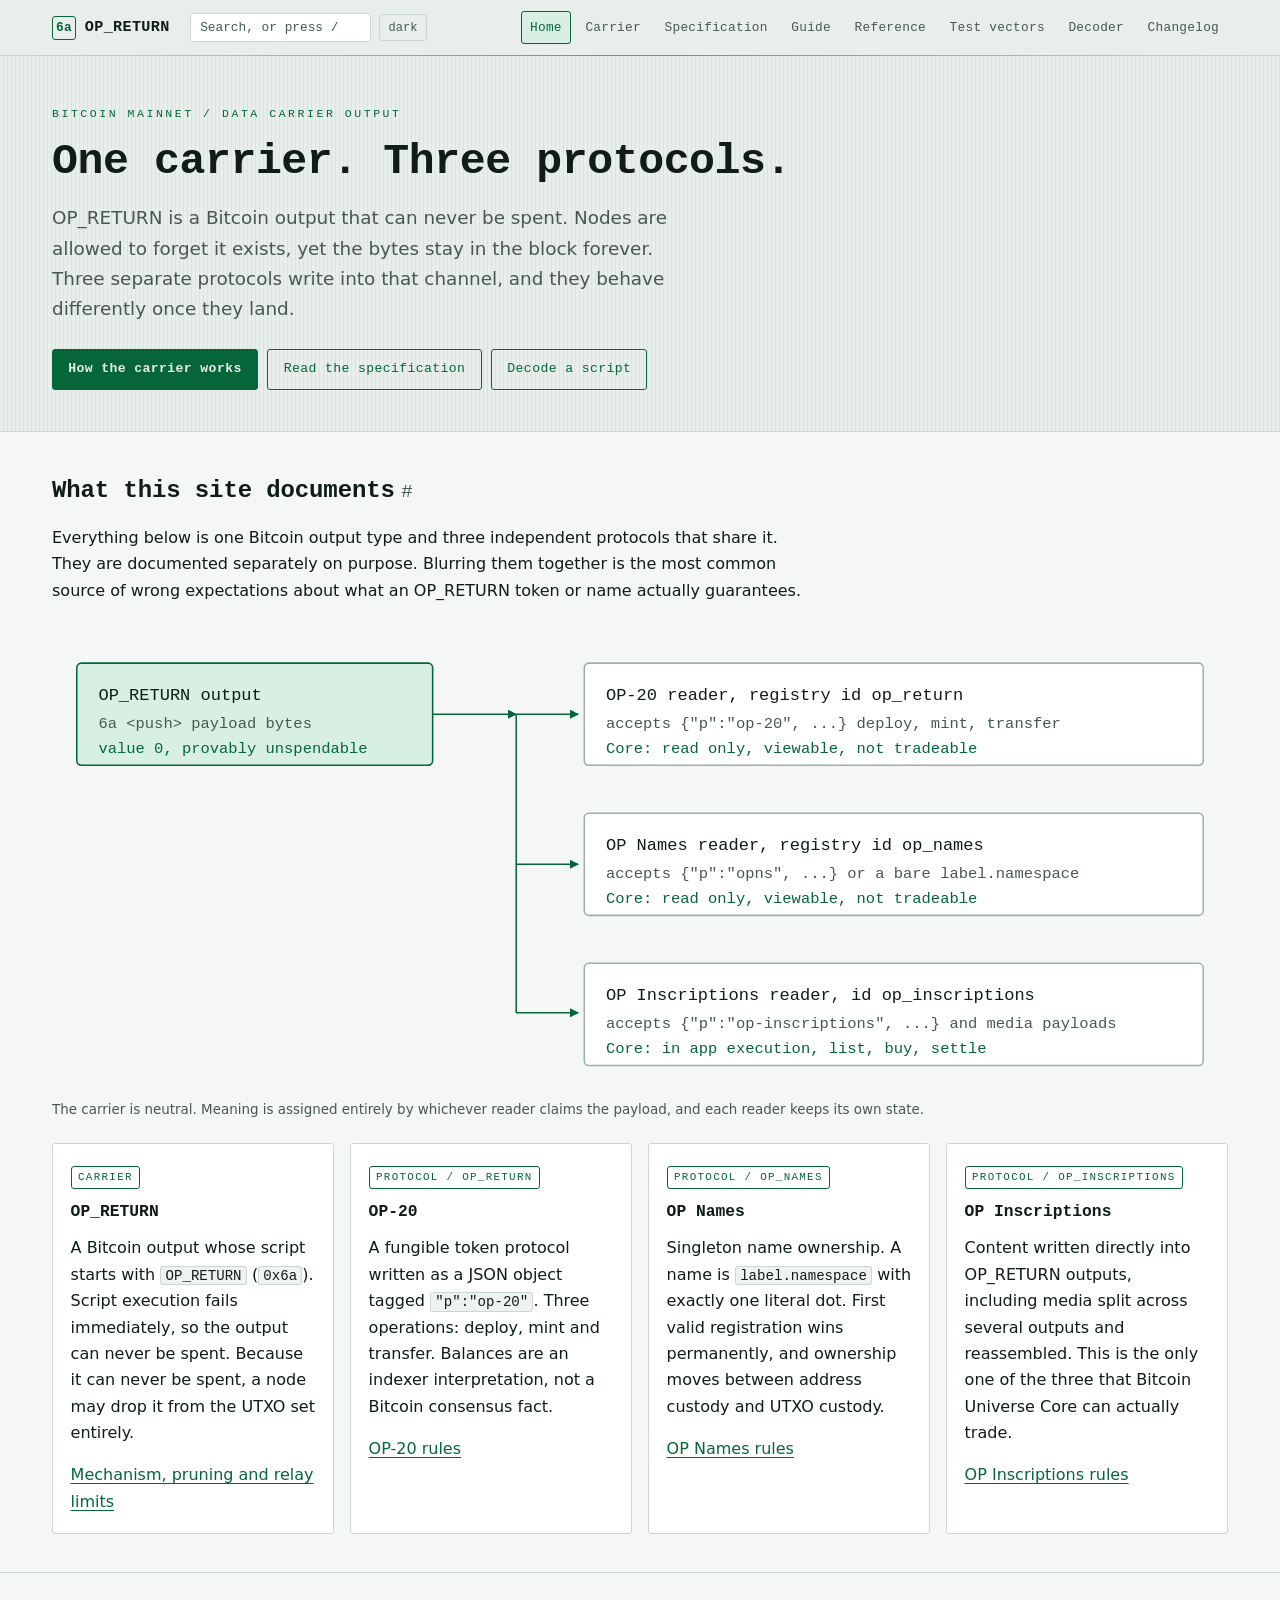
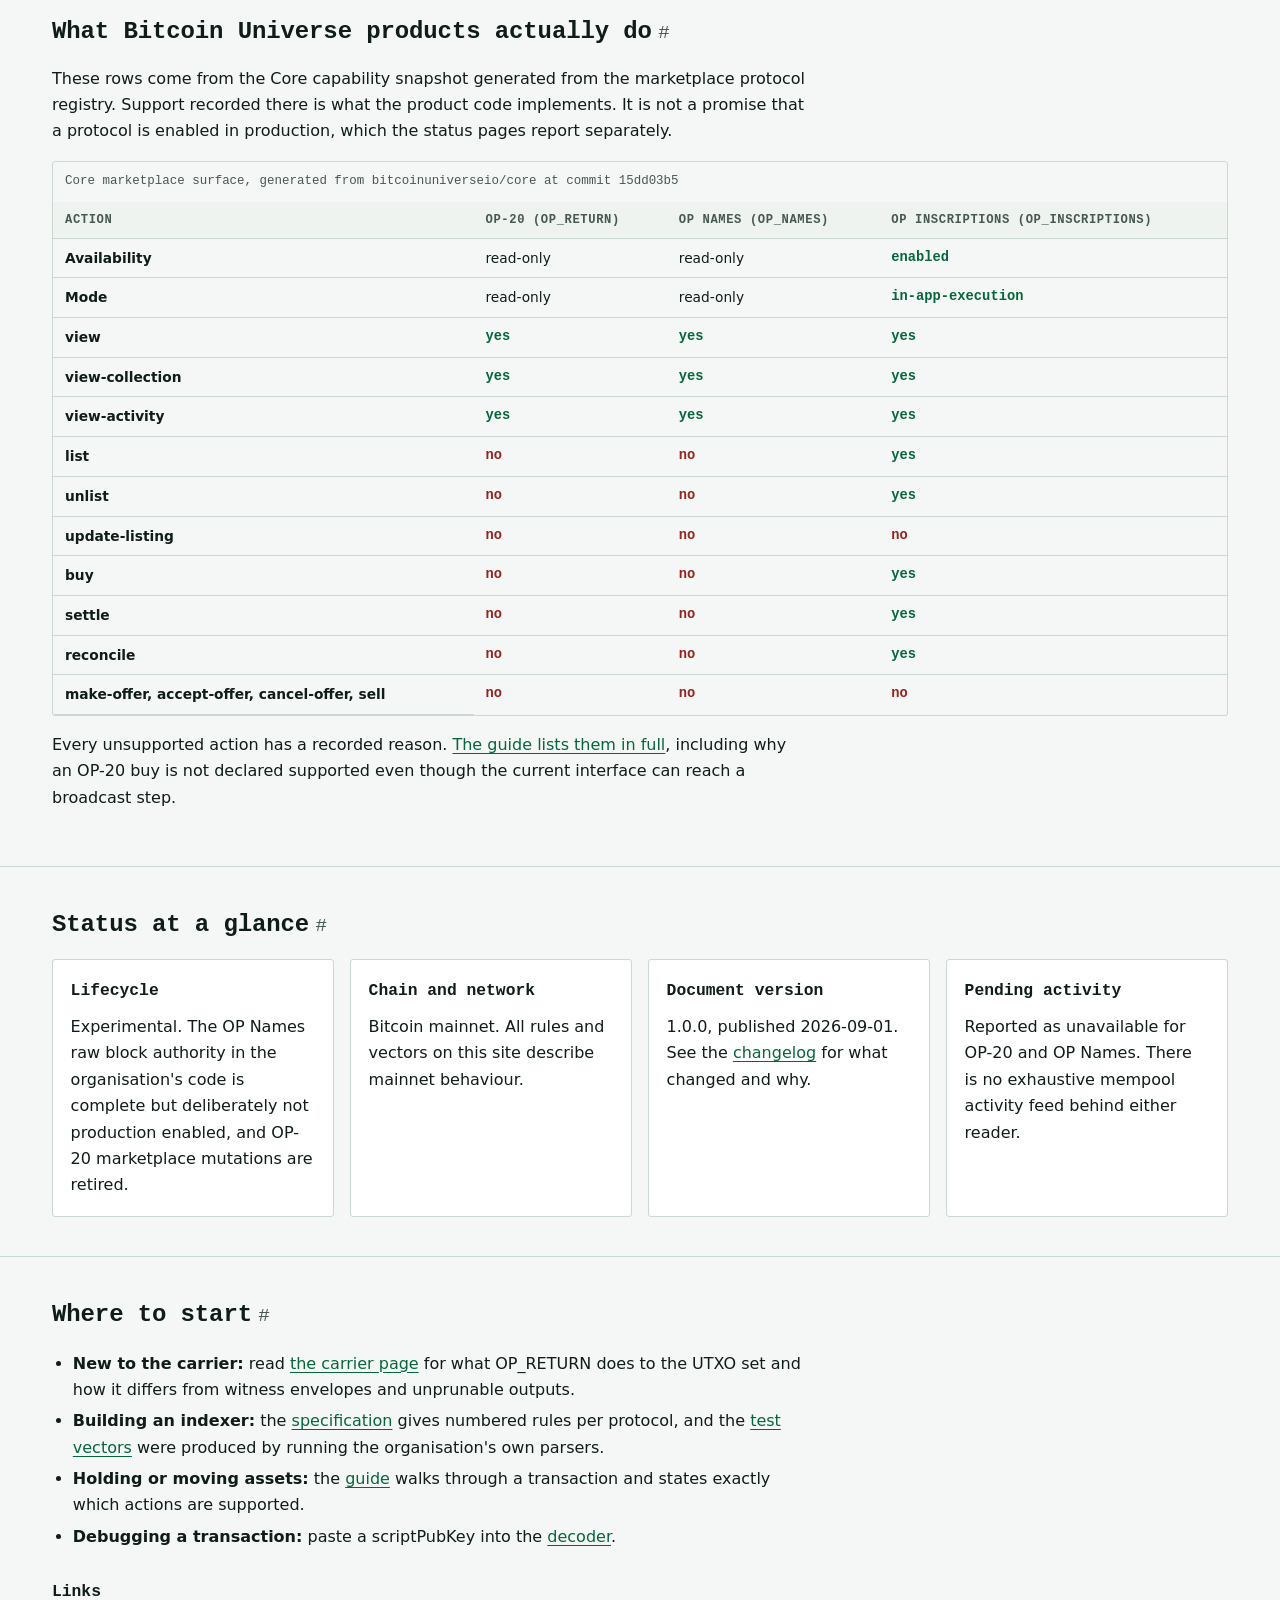
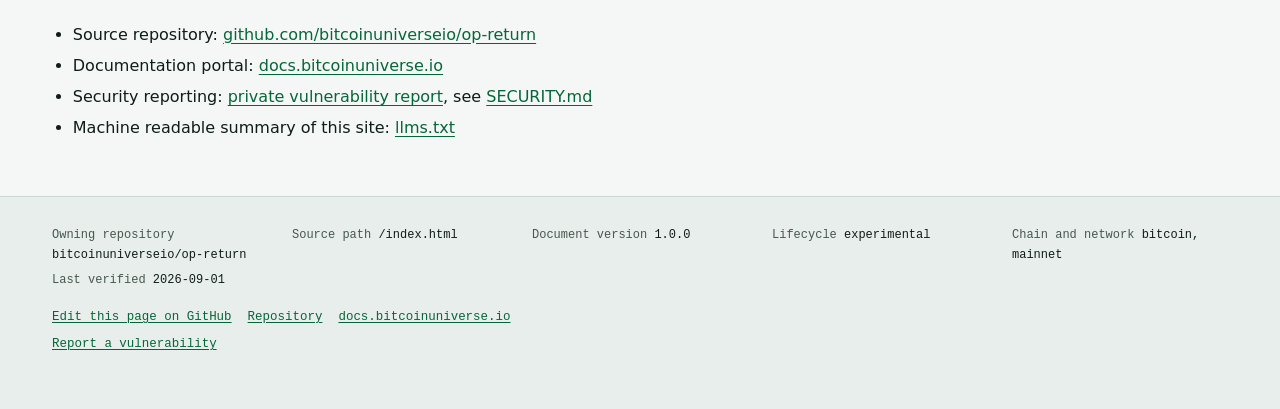
<file: index.html>
<!doctype html>
<html lang="en">
<head>
<meta charset="utf-8">
<meta name="viewport" content="width=device-width,initial-scale=1">
<title>OP_RETURN: one carrier, three Bitcoin protocols</title>
<meta name="description" content="OP_RETURN is Bitcoin's provably unspendable data output. This site documents the carrier itself and the three protocols Bitcoin Universe indexes on it: OP-20 tokens, OP Names and OP Inscriptions.">
<link rel="canonical" href="https://bitcoinuniverseio.github.io/op-return/">
<meta name="theme-color" content="#050907" media="(prefers-color-scheme: dark)">
<meta name="theme-color" content="#f4f7f5" media="(prefers-color-scheme: light)">
<meta property="og:type" content="website">
<meta property="og:site_name" content="OP_RETURN protocol documentation">
<meta property="og:title" content="OP_RETURN: one carrier, three Bitcoin protocols">
<meta property="og:description" content="The provably unspendable data output, and the OP-20, OP Names and OP Inscriptions protocols that ride on it.">
<meta property="og:url" content="https://bitcoinuniverseio.github.io/op-return/">
<meta property="og:image" content="https://bitcoinuniverseio.github.io/op-return/og.svg">
<meta name="twitter:card" content="summary_large_image">
<link rel="icon" href="favicon.svg" type="image/svg+xml">
<link rel="stylesheet" href="styles.css">
</head>
<body>
<a class="skip" href="#main">Skip to content</a>

<header class="masthead">
  <div class="wrap masthead-inner">
    <a class="mark" href="index.html"><span class="glyph" aria-hidden="true">6a</span><span>OP_RETURN</span></a>
    <div class="toolbar">
      <div class="search">
        <label class="vh" for="site-search">Search this site</label>
        <input id="site-search" type="search" placeholder="Search, or press /" autocomplete="off" spellcheck="false" data-base="">
        <ul id="search-results" class="results"></ul>
      </div>
      <button id="theme-toggle" class="themebtn" type="button" hidden>theme</button>
    </div>
    <nav class="sitenav" aria-label="Main">
      <a href="index.html" aria-current="page">Home</a>
      <a href="carrier.html">Carrier</a>
      <a href="spec.html">Specification</a>
      <a href="guide.html">Guide</a>
      <a href="reference.html">Reference</a>
      <a href="vectors.html">Test vectors</a>
      <a href="decoder.html">Decoder</a>
      <a href="changelog.html">Changelog</a>
    </nav>
  </div>
</header>

<main id="main">

<div class="channel">
  <div class="wrap">
    <p class="eyebrow">Bitcoin mainnet / data carrier output</p>
    <h1>One carrier. Three protocols.</h1>
    <p class="lede">OP_RETURN is a Bitcoin output that can never be spent. Nodes are allowed to forget it exists, yet the bytes stay in the block forever. Three separate protocols write into that channel, and they behave differently once they land.</p>
    <div class="cta">
      <a class="btn solid" href="carrier.html">How the carrier works</a>
      <a class="btn" href="spec.html">Read the specification</a>
      <a class="btn" href="decoder.html">Decode a script</a>
    </div>
  </div>
</div>

<section aria-labelledby="what">
  <div class="wrap">
    <h2 id="what">What this site documents</h2>
    <p class="lead-col">Everything below is one Bitcoin output type and three independent protocols that share it. They are documented separately on purpose. Blurring them together is the most common source of wrong expectations about what an OP_RETURN token or name actually guarantees.</p>

    <figure>
      <svg viewBox="0 0 760 300" role="img" aria-labelledby="fanout-title fanout-desc">
        <title id="fanout-title">One OP_RETURN carrier feeding three independent protocol readers</title>
        <desc id="fanout-desc">A single OP_RETURN output holding a UTF-8 payload is read by three separate indexers. The OP-20 reader accepts payloads tagged p equals op-20. The OP Names reader accepts payloads tagged p equals opns or a bare dotted name. The OP Inscriptions reader accepts payloads tagged p equals op-inscriptions plus a narrow historical envelope. Each reader keeps its own state and none of them can bless the others.</desc>
        <rect x="16" y="24" width="230" height="66" rx="3" class="dg-op"/>
        <text x="30" y="48" class="dg-text">OP_RETURN output</text>
        <text x="30" y="66" class="dg-mute">6a &lt;push&gt; payload bytes</text>
        <text x="30" y="82" class="dg-accent">value 0, provably unspendable</text>

        <path d="M246 57 L300 57" class="dg-flow" marker-end="url(#a1)"/>
        <path d="M300 57 L300 250" class="dg-flow"/>
        <path d="M300 57 L340 57" class="dg-flow" marker-end="url(#a1)"/>
        <path d="M300 154 L340 154" class="dg-flow" marker-end="url(#a1)"/>
        <path d="M300 250 L340 250" class="dg-flow" marker-end="url(#a1)"/>

        <rect x="344" y="24" width="400" height="66" rx="3" class="dg-box"/>
        <text x="358" y="48" class="dg-text">OP-20 reader, registry id op_return</text>
        <text x="358" y="66" class="dg-mute">accepts {"p":"op-20", ...} deploy, mint, transfer</text>
        <text x="358" y="82" class="dg-accent">Core: read only, viewable, not tradeable</text>

        <rect x="344" y="121" width="400" height="66" rx="3" class="dg-box"/>
        <text x="358" y="145" class="dg-text">OP Names reader, registry id op_names</text>
        <text x="358" y="163" class="dg-mute">accepts {"p":"opns", ...} or a bare label.namespace</text>
        <text x="358" y="179" class="dg-accent">Core: read only, viewable, not tradeable</text>

        <rect x="344" y="218" width="400" height="66" rx="3" class="dg-box"/>
        <text x="358" y="242" class="dg-text">OP Inscriptions reader, id op_inscriptions</text>
        <text x="358" y="260" class="dg-mute">accepts {"p":"op-inscriptions", ...} and media payloads</text>
        <text x="358" y="276" class="dg-accent">Core: in app execution, list, buy, settle</text>

        <defs>
          <marker id="a1" viewBox="0 0 10 10" refX="9" refY="5" markerWidth="6" markerHeight="6" orient="auto">
            <path d="M0 0 L10 5 L0 10 z" fill="currentColor" style="fill:var(--accent)"/>
          </marker>
        </defs>
      </svg>
      <figcaption>The carrier is neutral. Meaning is assigned entirely by whichever reader claims the payload, and each reader keeps its own state.</figcaption>
    </figure>

    <div class="grid">
      <article class="card">
        <span class="tag">carrier</span>
        <h3>OP_RETURN</h3>
        <p>A Bitcoin output whose script starts with <code>OP_RETURN</code> (<code>0x6a</code>). Script execution fails immediately, so the output can never be spent. Because it can never be spent, a node may drop it from the UTXO set entirely.</p>
        <p><a href="carrier.html">Mechanism, pruning and relay limits</a></p>
      </article>
      <article class="card">
        <span class="tag">protocol / op_return</span>
        <h3>OP-20</h3>
        <p>A fungible token protocol written as a JSON object tagged <code>"p":"op-20"</code>. Three operations: deploy, mint and transfer. Balances are an indexer interpretation, not a Bitcoin consensus fact.</p>
        <p><a href="spec.html#op20">OP-20 rules</a></p>
      </article>
      <article class="card">
        <span class="tag">protocol / op_names</span>
        <h3>OP Names</h3>
        <p>Singleton name ownership. A name is <code>label.namespace</code> with exactly one literal dot. First valid registration wins permanently, and ownership moves between address custody and UTXO custody.</p>
        <p><a href="spec.html#opnames">OP Names rules</a></p>
      </article>
      <article class="card">
        <span class="tag">protocol / op_inscriptions</span>
        <h3>OP Inscriptions</h3>
        <p>Content written directly into OP_RETURN outputs, including media split across several outputs and reassembled. This is the only one of the three that Bitcoin Universe Core can actually trade.</p>
        <p><a href="spec.html#opinscriptions">OP Inscriptions rules</a></p>
      </article>
    </div>
  </div>
</section>

<section aria-labelledby="support">
  <div class="wrap">
    <h2 id="support">What Bitcoin Universe products actually do</h2>
    <p class="lead-col">These rows come from the Core capability snapshot generated from the marketplace protocol registry. Support recorded there is what the product code implements. It is not a promise that a protocol is enabled in production, which the status pages report separately.</p>

    <div class="table-scroll">
      <table>
        <caption>Core marketplace surface, generated from bitcoinuniverseio/core at commit 15dd03b5</caption>
        <thead>
          <tr><th scope="col">Action</th><th scope="col">OP-20 (op_return)</th><th scope="col">OP Names (op_names)</th><th scope="col">OP Inscriptions (op_inscriptions)</th></tr>
        </thead>
        <tbody>
          <tr><th scope="row">Availability</th><td>read-only</td><td>read-only</td><td class="yes">enabled</td></tr>
          <tr><th scope="row">Mode</th><td>read-only</td><td>read-only</td><td class="yes">in-app-execution</td></tr>
          <tr><th scope="row">view</th><td class="yes">yes</td><td class="yes">yes</td><td class="yes">yes</td></tr>
          <tr><th scope="row">view-collection</th><td class="yes">yes</td><td class="yes">yes</td><td class="yes">yes</td></tr>
          <tr><th scope="row">view-activity</th><td class="yes">yes</td><td class="yes">yes</td><td class="yes">yes</td></tr>
          <tr><th scope="row">list</th><td class="no">no</td><td class="no">no</td><td class="yes">yes</td></tr>
          <tr><th scope="row">unlist</th><td class="no">no</td><td class="no">no</td><td class="yes">yes</td></tr>
          <tr><th scope="row">update-listing</th><td class="no">no</td><td class="no">no</td><td class="no">no</td></tr>
          <tr><th scope="row">buy</th><td class="no">no</td><td class="no">no</td><td class="yes">yes</td></tr>
          <tr><th scope="row">settle</th><td class="no">no</td><td class="no">no</td><td class="yes">yes</td></tr>
          <tr><th scope="row">reconcile</th><td class="no">no</td><td class="no">no</td><td class="yes">yes</td></tr>
          <tr><th scope="row">make-offer, accept-offer, cancel-offer, sell</th><td class="no">no</td><td class="no">no</td><td class="no">no</td></tr>
        </tbody>
      </table>
    </div>

    <p class="lead-col">Every unsupported action has a recorded reason. <a href="guide.html#matrix">The guide lists them in full</a>, including why an OP-20 buy is not declared supported even though the current interface can reach a broadcast step.</p>
  </div>
</section>

<section aria-labelledby="facts">
  <div class="wrap">
    <h2 id="facts">Status at a glance</h2>
    <div class="grid">
      <article class="card">
        <h3>Lifecycle</h3>
        <p>Experimental. The OP Names raw block authority in the organisation's code is complete but deliberately not production enabled, and OP-20 marketplace mutations are retired.</p>
      </article>
      <article class="card">
        <h3>Chain and network</h3>
        <p>Bitcoin mainnet. All rules and vectors on this site describe mainnet behaviour.</p>
      </article>
      <article class="card">
        <h3>Document version</h3>
        <p>1.0.0, published 2026-09-01. See the <a href="changelog.html">changelog</a> for what changed and why.</p>
      </article>
      <article class="card">
        <h3>Pending activity</h3>
        <p>Reported as unavailable for OP-20 and OP Names. There is no exhaustive mempool activity feed behind either reader.</p>
      </article>
    </div>
  </div>
</section>

<section aria-labelledby="entry">
  <div class="wrap">
    <h2 id="entry">Where to start</h2>
    <ul class="lead-col">
      <li><strong>New to the carrier:</strong> read <a href="carrier.html">the carrier page</a> for what OP_RETURN does to the UTXO set and how it differs from witness envelopes and unprunable outputs.</li>
      <li><strong>Building an indexer:</strong> the <a href="spec.html">specification</a> gives numbered rules per protocol, and the <a href="vectors.html">test vectors</a> were produced by running the organisation's own parsers.</li>
      <li><strong>Holding or moving assets:</strong> the <a href="guide.html">guide</a> walks through a transaction and states exactly which actions are supported.</li>
      <li><strong>Debugging a transaction:</strong> paste a scriptPubKey into the <a href="decoder.html">decoder</a>.</li>
    </ul>

    <h3>Links</h3>
    <ul class="lead-col">
      <li>Source repository: <a href="https://github.com/bitcoinuniverseio/op-return">github.com/bitcoinuniverseio/op-return</a></li>
      <li>Documentation portal: <a href="https://docs.bitcoinuniverse.io">docs.bitcoinuniverse.io</a></li>
      <li>Security reporting: <a href="https://github.com/bitcoinuniverseio/op-return/security/advisories/new">private vulnerability report</a>, see <a href="https://github.com/bitcoinuniverseio/op-return/blob/main/SECURITY.md">SECURITY.md</a></li>
      <li>Machine readable summary of this site: <a href="llms.txt">llms.txt</a></li>
    </ul>
  </div>
</section>

</main>

<footer>
  <div class="wrap">
    <div class="meta">
      <div><b>Owning repository</b> <span>bitcoinuniverseio/op-return</span></div>
      <div><b>Source path</b> <span>/index.html</span></div>
      <div><b>Document version</b> <span>1.0.0</span></div>
      <div><b>Lifecycle</b> <span>experimental</span></div>
      <div><b>Chain and network</b> <span>bitcoin, mainnet</span></div>
      <div><b>Last verified</b> <span>2026-09-01</span></div>
    </div>
    <p class="links">
      <a href="https://github.com/bitcoinuniverseio/op-return/edit/main/index.html">Edit this page on GitHub</a>
      <a href="https://github.com/bitcoinuniverseio/op-return">Repository</a>
      <a href="https://docs.bitcoinuniverse.io">docs.bitcoinuniverse.io</a>
      <a href="https://github.com/bitcoinuniverseio/op-return/blob/main/SECURITY.md">Report a vulnerability</a>
    </p>
  </div>
</footer>

<script src="site.js" defer></script>
</body>
</html>
</file>
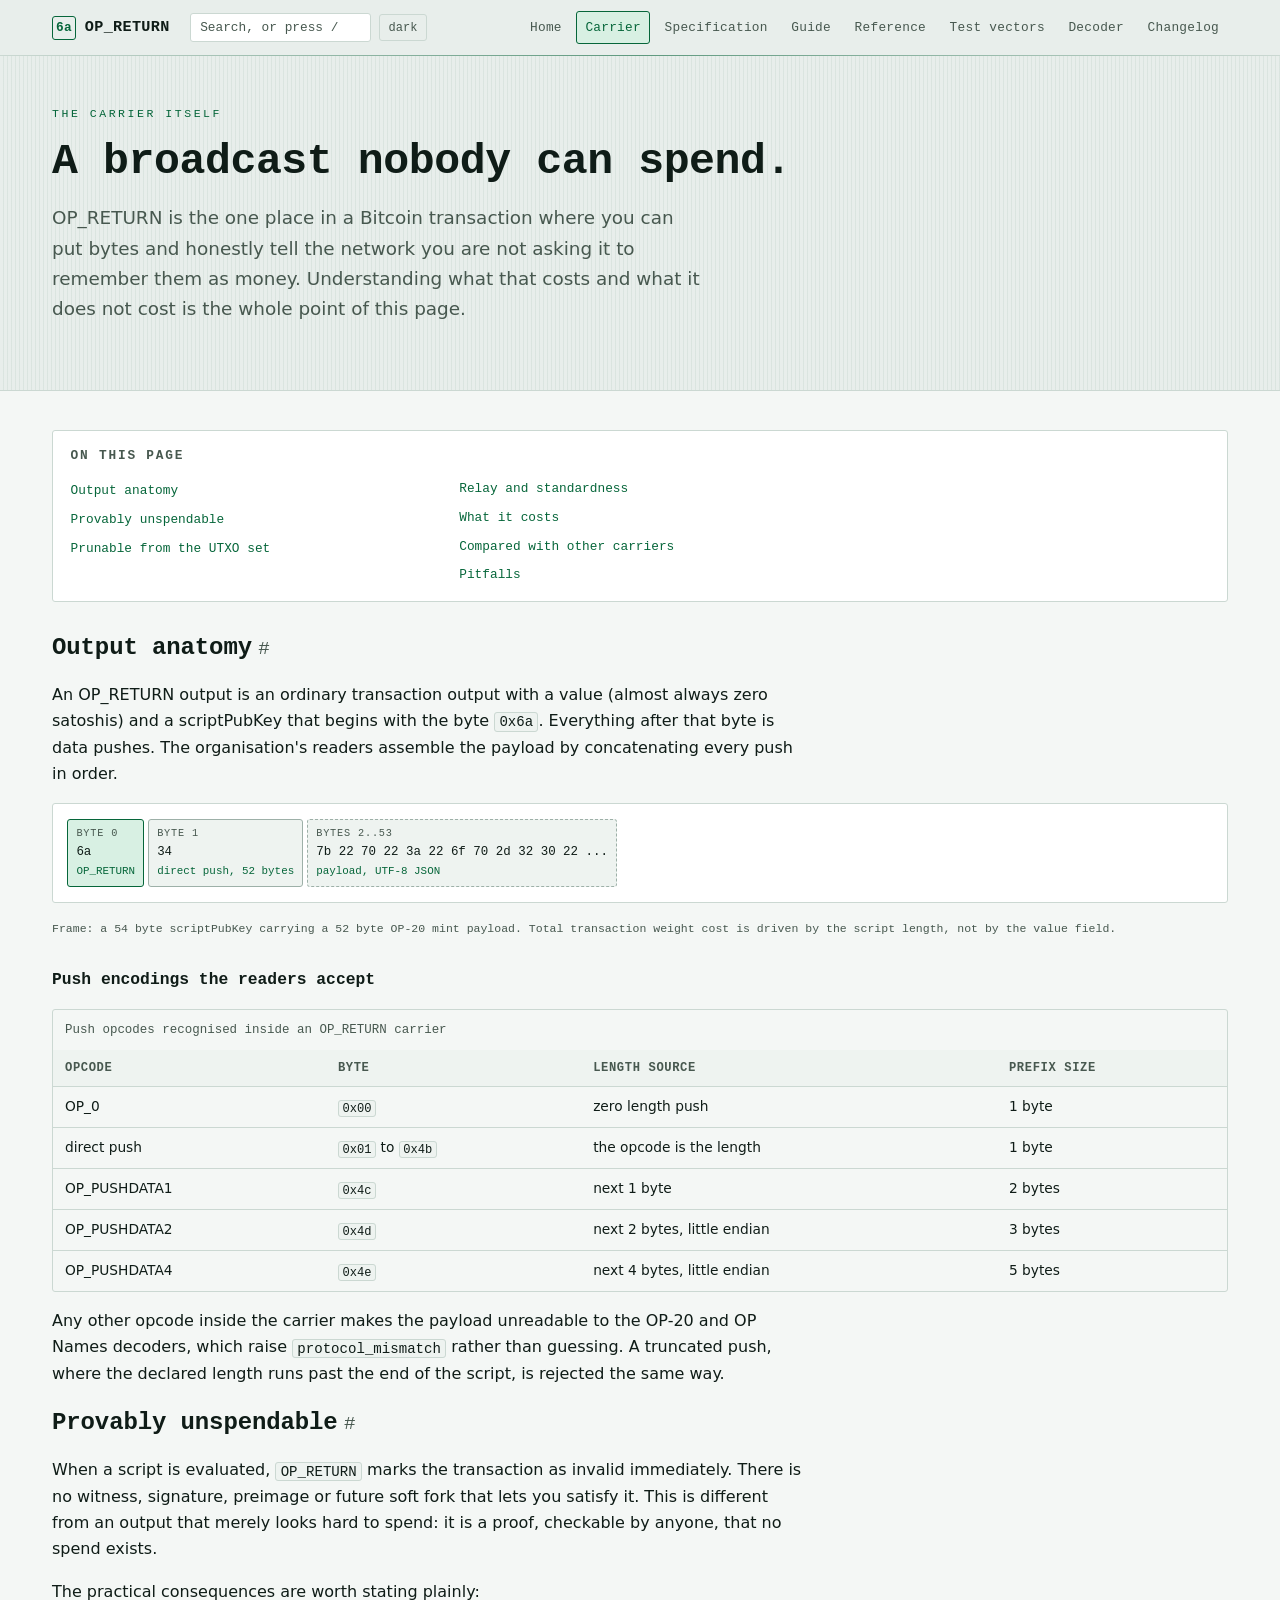
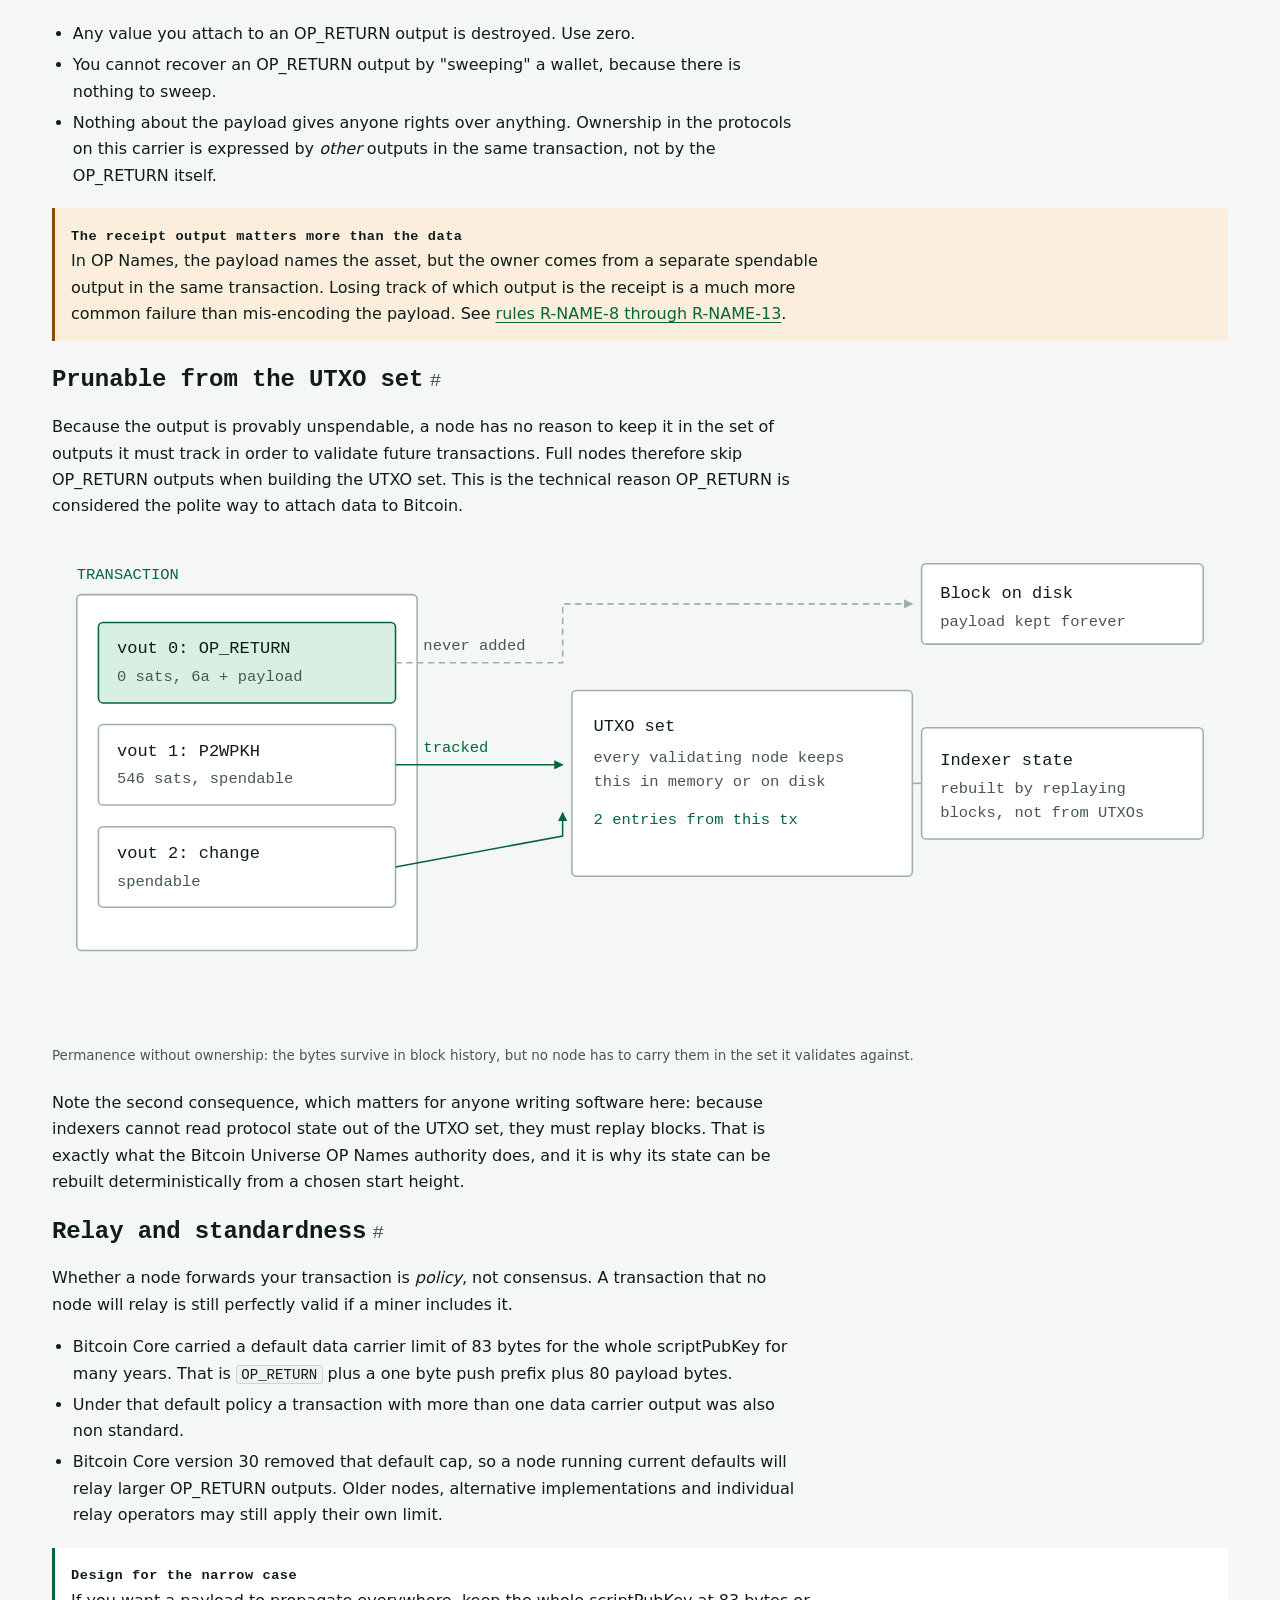
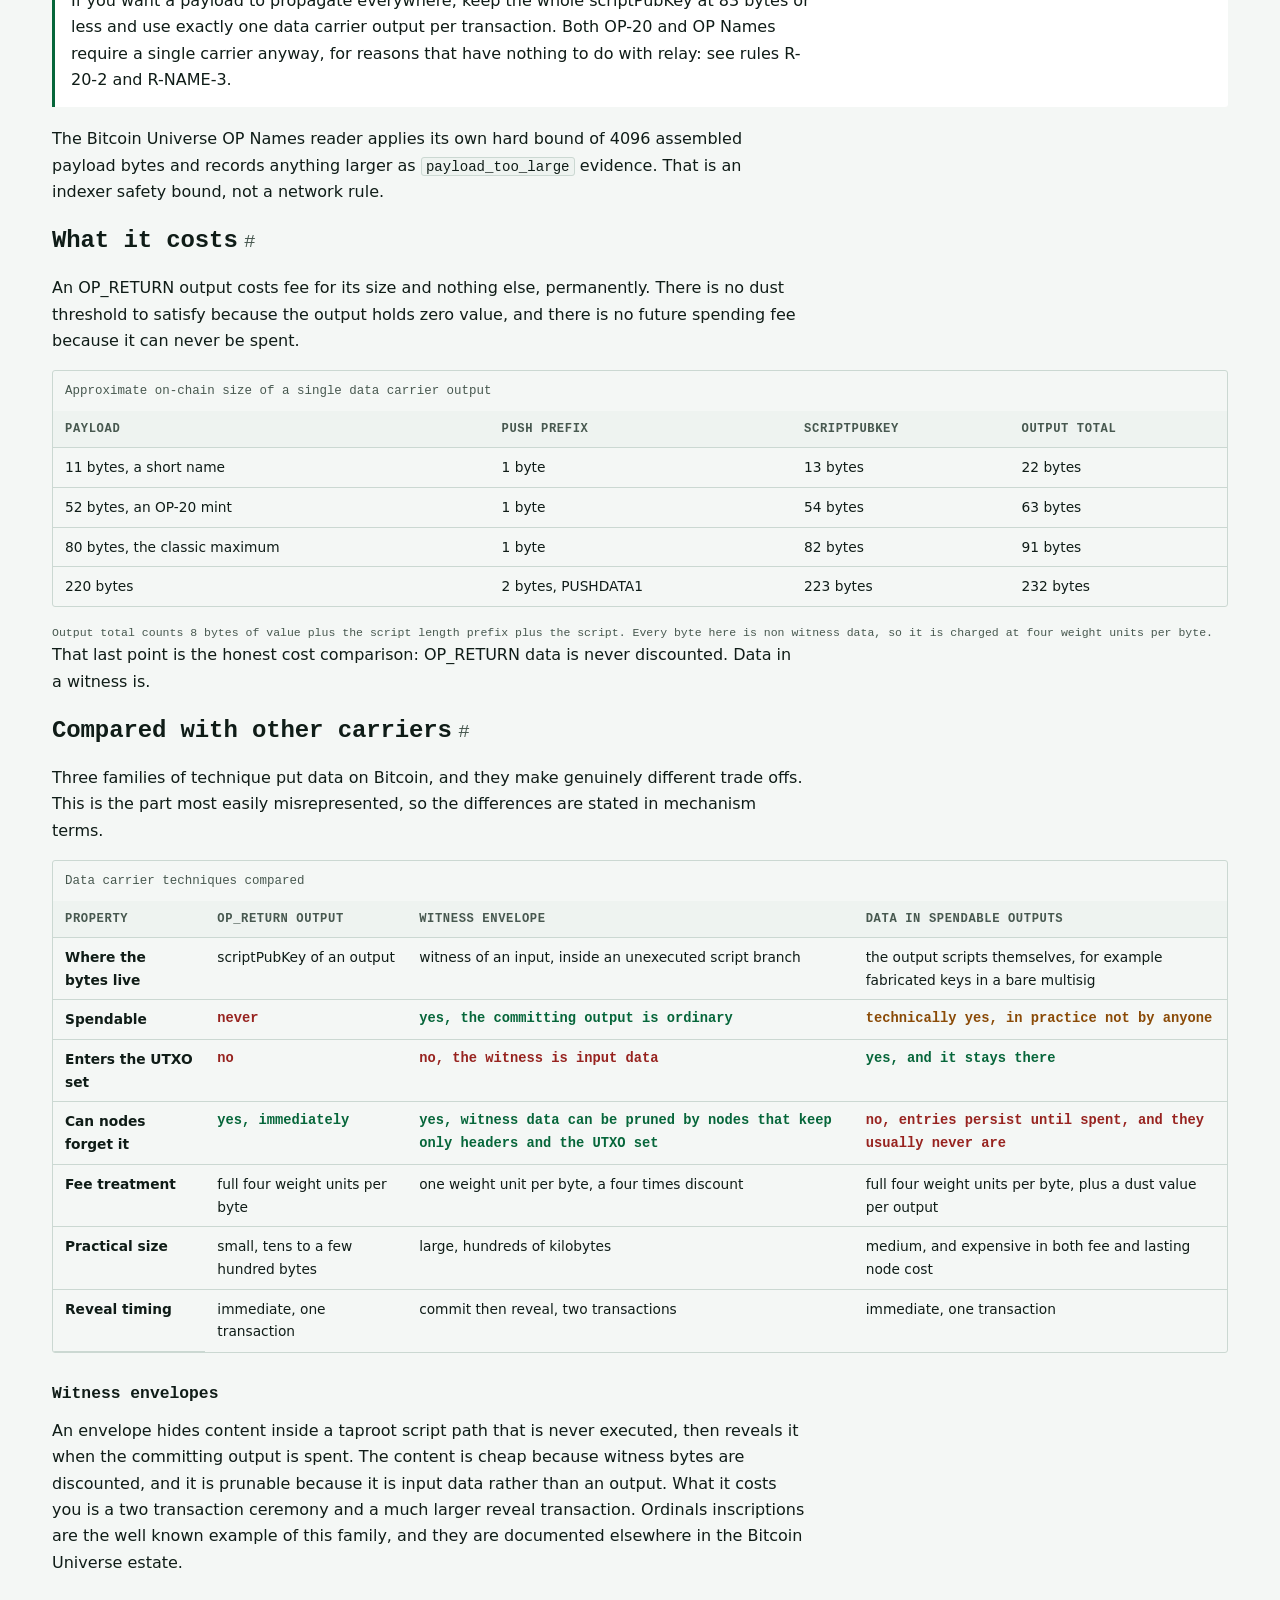
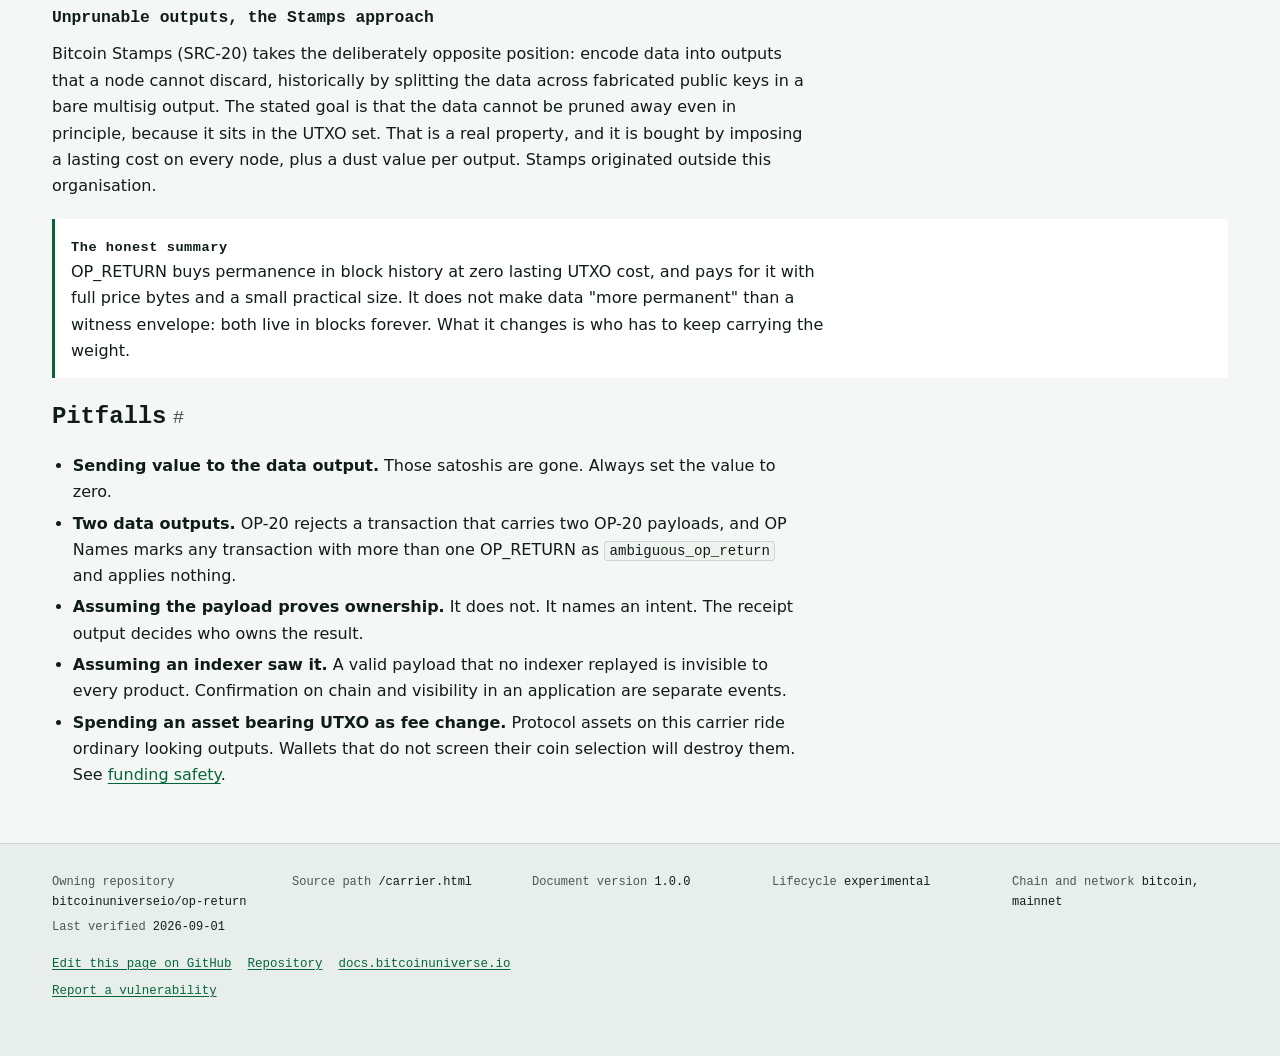
<file: carrier.html>
<!doctype html>
<html lang="en">
<head>
<meta charset="utf-8">
<meta name="viewport" content="width=device-width,initial-scale=1">
<title>The OP_RETURN carrier: unspendable, prunable, relay bounded</title>
<meta name="description" content="How OP_RETURN actually works: why the output is provably unspendable, why nodes may drop it from the UTXO set, what the data carrier relay limits do, and how it differs from witness envelopes and unprunable Stamps outputs.">
<link rel="canonical" href="https://bitcoinuniverseio.github.io/op-return/carrier.html">
<meta name="theme-color" content="#050907" media="(prefers-color-scheme: dark)">
<meta name="theme-color" content="#f4f7f5" media="(prefers-color-scheme: light)">
<meta property="og:type" content="article">
<meta property="og:site_name" content="OP_RETURN protocol documentation">
<meta property="og:title" content="The OP_RETURN carrier: unspendable, prunable, relay bounded">
<meta property="og:description" content="Why OP_RETURN outputs can never be spent, why nodes may drop them from the UTXO set, and how they differ from witness envelopes and unprunable outputs.">
<meta property="og:url" content="https://bitcoinuniverseio.github.io/op-return/carrier.html">
<meta property="og:image" content="https://bitcoinuniverseio.github.io/op-return/og.svg">
<meta name="twitter:card" content="summary_large_image">
<link rel="icon" href="favicon.svg" type="image/svg+xml">
<link rel="stylesheet" href="styles.css">
</head>
<body>
<a class="skip" href="#main">Skip to content</a>

<header class="masthead">
  <div class="wrap masthead-inner">
    <a class="mark" href="index.html"><span class="glyph" aria-hidden="true">6a</span><span>OP_RETURN</span></a>
    <div class="toolbar">
      <div class="search">
        <label class="vh" for="site-search">Search this site</label>
        <input id="site-search" type="search" placeholder="Search, or press /" autocomplete="off" spellcheck="false" data-base="">
        <ul id="search-results" class="results"></ul>
      </div>
      <button id="theme-toggle" class="themebtn" type="button" hidden>theme</button>
    </div>
    <nav class="sitenav" aria-label="Main">
      <a href="index.html">Home</a>
      <a href="carrier.html" aria-current="page">Carrier</a>
      <a href="spec.html">Specification</a>
      <a href="guide.html">Guide</a>
      <a href="reference.html">Reference</a>
      <a href="vectors.html">Test vectors</a>
      <a href="decoder.html">Decoder</a>
      <a href="changelog.html">Changelog</a>
    </nav>
  </div>
</header>

<main id="main">

<div class="channel">
  <div class="wrap">
    <p class="eyebrow">The carrier itself</p>
    <h1>A broadcast nobody can spend.</h1>
    <p class="lede">OP_RETURN is the one place in a Bitcoin transaction where you can put bytes and honestly tell the network you are not asking it to remember them as money. Understanding what that costs and what it does not cost is the whole point of this page.</p>
  </div>
</div>

<section>
  <div class="wrap">
    <nav class="toc" aria-label="On this page">
      <h2>On this page</h2>
      <ol>
        <li><a href="#anatomy">Output anatomy</a></li>
        <li><a href="#unspendable">Provably unspendable</a></li>
        <li><a href="#prunable">Prunable from the UTXO set</a></li>
        <li><a href="#relay">Relay and standardness</a></li>
        <li><a href="#cost">What it costs</a></li>
        <li><a href="#compare">Compared with other carriers</a></li>
        <li><a href="#pitfalls">Pitfalls</a></li>
      </ol>
    </nav>

    <h2 id="anatomy">Output anatomy</h2>
    <p class="lead-col">An OP_RETURN output is an ordinary transaction output with a value (almost always zero satoshis) and a scriptPubKey that begins with the byte <code>0x6a</code>. Everything after that byte is data pushes. The organisation's readers assemble the payload by concatenating every push in order.</p>

    <div class="frame-scroll">
      <div class="frame">
        <div class="frame-row">
          <div class="fld op"><span class="off">byte 0</span><span class="val">6a</span><span class="nm">OP_RETURN</span></div>
          <div class="fld"><span class="off">byte 1</span><span class="val">34</span><span class="nm">direct push, 52 bytes</span></div>
          <div class="fld pay"><span class="off">bytes 2..53</span><span class="val">7b 22 70 22 3a 22 6f 70 2d 32 30 22 ...</span><span class="nm">payload, UTF-8 JSON</span></div>
        </div>
      </div>
    </div>
    <p class="legend">Frame: a 54 byte scriptPubKey carrying a 52 byte OP-20 mint payload. Total transaction weight cost is driven by the script length, not by the value field.</p>

    <h3>Push encodings the readers accept</h3>
    <div class="table-scroll">
      <table>
        <caption>Push opcodes recognised inside an OP_RETURN carrier</caption>
        <thead><tr><th scope="col">Opcode</th><th scope="col">Byte</th><th scope="col">Length source</th><th scope="col">Prefix size</th></tr></thead>
        <tbody>
          <tr><td>OP_0</td><td><code>0x00</code></td><td>zero length push</td><td>1 byte</td></tr>
          <tr><td>direct push</td><td><code>0x01</code> to <code>0x4b</code></td><td>the opcode is the length</td><td>1 byte</td></tr>
          <tr><td>OP_PUSHDATA1</td><td><code>0x4c</code></td><td>next 1 byte</td><td>2 bytes</td></tr>
          <tr><td>OP_PUSHDATA2</td><td><code>0x4d</code></td><td>next 2 bytes, little endian</td><td>3 bytes</td></tr>
          <tr><td>OP_PUSHDATA4</td><td><code>0x4e</code></td><td>next 4 bytes, little endian</td><td>5 bytes</td></tr>
        </tbody>
      </table>
    </div>
    <p class="lead-col">Any other opcode inside the carrier makes the payload unreadable to the OP-20 and OP Names decoders, which raise <code>protocol_mismatch</code> rather than guessing. A truncated push, where the declared length runs past the end of the script, is rejected the same way.</p>

    <h2 id="unspendable">Provably unspendable</h2>
    <p class="lead-col">When a script is evaluated, <code>OP_RETURN</code> marks the transaction as invalid immediately. There is no witness, signature, preimage or future soft fork that lets you satisfy it. This is different from an output that merely looks hard to spend: it is a proof, checkable by anyone, that no spend exists.</p>
    <p class="lead-col">The practical consequences are worth stating plainly:</p>
    <ul class="lead-col">
      <li>Any value you attach to an OP_RETURN output is destroyed. Use zero.</li>
      <li>You cannot recover an OP_RETURN output by "sweeping" a wallet, because there is nothing to sweep.</li>
      <li>Nothing about the payload gives anyone rights over anything. Ownership in the protocols on this carrier is expressed by <em>other</em> outputs in the same transaction, not by the OP_RETURN itself.</li>
    </ul>

    <div class="note warn">
      <strong>The receipt output matters more than the data</strong>
      <p>In OP Names, the payload names the asset, but the owner comes from a separate spendable output in the same transaction. Losing track of which output is the receipt is a much more common failure than mis-encoding the payload. See <a href="spec.html#opnames">rules R-NAME-8 through R-NAME-13</a>.</p>
    </div>

    <h2 id="prunable">Prunable from the UTXO set</h2>
    <p class="lead-col">Because the output is provably unspendable, a node has no reason to keep it in the set of outputs it must track in order to validate future transactions. Full nodes therefore skip OP_RETURN outputs when building the UTXO set. This is the technical reason OP_RETURN is considered the polite way to attach data to Bitcoin.</p>

    <figure>
      <svg viewBox="0 0 760 320" role="img" aria-labelledby="utxo-title utxo-desc">
        <title id="utxo-title">An OP_RETURN output living outside the UTXO set</title>
        <desc id="utxo-desc">A transaction has three outputs. Output zero is an OP_RETURN data carrier with zero value. Output one and output two are ordinary spendable payments. The two spendable outputs are added to the node's UTXO set, drawn as a bounded box that every node must keep in memory. The OP_RETURN output is drawn outside that box, connected only to the block data on disk, showing that the bytes remain in block history forever while imposing no lasting UTXO set cost.</desc>

        <text x="16" y="24" class="dg-accent">TRANSACTION</text>
        <rect x="16" y="34" width="220" height="230" rx="3" class="dg-box"/>
        <rect x="30" y="52" width="192" height="52" rx="3" class="dg-op"/>
        <text x="42" y="72" class="dg-text">vout 0: OP_RETURN</text>
        <text x="42" y="90" class="dg-mute">0 sats, 6a + payload</text>
        <rect x="30" y="118" width="192" height="52" rx="3" class="dg-box"/>
        <text x="42" y="138" class="dg-text">vout 1: P2WPKH</text>
        <text x="42" y="156" class="dg-mute">546 sats, spendable</text>
        <rect x="30" y="184" width="192" height="52" rx="3" class="dg-box"/>
        <text x="42" y="204" class="dg-text">vout 2: change</text>
        <text x="42" y="222" class="dg-mute">spendable</text>

        <path d="M222 144 L330 144" class="dg-flow" marker-end="url(#a2)"/>
        <path d="M222 210 L330 190 L330 175" class="dg-flow" marker-end="url(#a2)"/>
        <text x="240" y="136" class="dg-accent">tracked</text>

        <rect x="336" y="96" width="220" height="120" rx="3" class="dg-box"/>
        <text x="350" y="122" class="dg-text">UTXO set</text>
        <text x="350" y="142" class="dg-mute">every validating node keeps</text>
        <text x="350" y="158" class="dg-mute">this in memory or on disk</text>
        <text x="350" y="182" class="dg-accent">2 entries from this tx</text>

        <path d="M222 78 L330 78 L330 40 L440 40" class="dg-dash"/>
        <path d="M440 40 L556 40" class="dg-dash" marker-end="url(#a3)"/>
        <text x="240" y="70" class="dg-mute">never added</text>

        <rect x="562" y="14" width="182" height="52" rx="3" class="dg-box"/>
        <text x="574" y="36" class="dg-text">Block on disk</text>
        <text x="574" y="54" class="dg-mute">payload kept forever</text>

        <rect x="562" y="120" width="182" height="72" rx="3" class="dg-box"/>
        <text x="574" y="144" class="dg-text">Indexer state</text>
        <text x="574" y="162" class="dg-mute">rebuilt by replaying</text>
        <text x="574" y="178" class="dg-mute">blocks, not from UTXOs</text>
        <path d="M556 156 L562 156" class="dg-line"/>

        <defs>
          <marker id="a2" viewBox="0 0 10 10" refX="9" refY="5" markerWidth="6" markerHeight="6" orient="auto">
            <path d="M0 0 L10 5 L0 10 z" style="fill:var(--accent)"/>
          </marker>
          <marker id="a3" viewBox="0 0 10 10" refX="9" refY="5" markerWidth="6" markerHeight="6" orient="auto">
            <path d="M0 0 L10 5 L0 10 z" style="fill:var(--line-strong)"/>
          </marker>
        </defs>
      </svg>
      <figcaption>Permanence without ownership: the bytes survive in block history, but no node has to carry them in the set it validates against.</figcaption>
    </figure>

    <p class="lead-col">Note the second consequence, which matters for anyone writing software here: because indexers cannot read protocol state out of the UTXO set, they must replay blocks. That is exactly what the Bitcoin Universe OP Names authority does, and it is why its state can be rebuilt deterministically from a chosen start height.</p>

    <h2 id="relay">Relay and standardness</h2>
    <p class="lead-col">Whether a node forwards your transaction is <em>policy</em>, not consensus. A transaction that no node will relay is still perfectly valid if a miner includes it.</p>
    <ul class="lead-col">
      <li>Bitcoin Core carried a default data carrier limit of 83 bytes for the whole scriptPubKey for many years. That is <code>OP_RETURN</code> plus a one byte push prefix plus 80 payload bytes.</li>
      <li>Under that default policy a transaction with more than one data carrier output was also non standard.</li>
      <li>Bitcoin Core version 30 removed that default cap, so a node running current defaults will relay larger OP_RETURN outputs. Older nodes, alternative implementations and individual relay operators may still apply their own limit.</li>
    </ul>
    <div class="note">
      <strong>Design for the narrow case</strong>
      <p>If you want a payload to propagate everywhere, keep the whole scriptPubKey at 83 bytes or less and use exactly one data carrier output per transaction. Both OP-20 and OP Names require a single carrier anyway, for reasons that have nothing to do with relay: see rules R-20-2 and R-NAME-3.</p>
    </div>
    <p class="lead-col">The Bitcoin Universe OP Names reader applies its own hard bound of 4096 assembled payload bytes and records anything larger as <code>payload_too_large</code> evidence. That is an indexer safety bound, not a network rule.</p>

    <h2 id="cost">What it costs</h2>
    <p class="lead-col">An OP_RETURN output costs fee for its size and nothing else, permanently. There is no dust threshold to satisfy because the output holds zero value, and there is no future spending fee because it can never be spent.</p>
    <div class="table-scroll">
      <table>
        <caption>Approximate on-chain size of a single data carrier output</caption>
        <thead><tr><th scope="col">Payload</th><th scope="col">Push prefix</th><th scope="col">scriptPubKey</th><th scope="col">Output total</th></tr></thead>
        <tbody>
          <tr><td>11 bytes, a short name</td><td>1 byte</td><td>13 bytes</td><td>22 bytes</td></tr>
          <tr><td>52 bytes, an OP-20 mint</td><td>1 byte</td><td>54 bytes</td><td>63 bytes</td></tr>
          <tr><td>80 bytes, the classic maximum</td><td>1 byte</td><td>82 bytes</td><td>91 bytes</td></tr>
          <tr><td>220 bytes</td><td>2 bytes, PUSHDATA1</td><td>223 bytes</td><td>232 bytes</td></tr>
        </tbody>
      </table>
    </div>
    <p class="legend">Output total counts 8 bytes of value plus the script length prefix plus the script. Every byte here is non witness data, so it is charged at four weight units per byte.</p>
    <p class="lead-col">That last point is the honest cost comparison: OP_RETURN data is never discounted. Data in a witness is.</p>

    <h2 id="compare">Compared with other carriers</h2>
    <p class="lead-col">Three families of technique put data on Bitcoin, and they make genuinely different trade offs. This is the part most easily misrepresented, so the differences are stated in mechanism terms.</p>

    <div class="table-scroll">
      <table>
        <caption>Data carrier techniques compared</caption>
        <thead>
          <tr><th scope="col">Property</th><th scope="col">OP_RETURN output</th><th scope="col">Witness envelope</th><th scope="col">Data in spendable outputs</th></tr>
        </thead>
        <tbody>
          <tr><th scope="row">Where the bytes live</th><td>scriptPubKey of an output</td><td>witness of an input, inside an unexecuted script branch</td><td>the output scripts themselves, for example fabricated keys in a bare multisig</td></tr>
          <tr><th scope="row">Spendable</th><td class="no">never</td><td class="yes">yes, the committing output is ordinary</td><td class="part">technically yes, in practice not by anyone</td></tr>
          <tr><th scope="row">Enters the UTXO set</th><td class="no">no</td><td class="no">no, the witness is input data</td><td class="yes">yes, and it stays there</td></tr>
          <tr><th scope="row">Can nodes forget it</th><td class="yes">yes, immediately</td><td class="yes">yes, witness data can be pruned by nodes that keep only headers and the UTXO set</td><td class="no">no, entries persist until spent, and they usually never are</td></tr>
          <tr><th scope="row">Fee treatment</th><td>full four weight units per byte</td><td>one weight unit per byte, a four times discount</td><td>full four weight units per byte, plus a dust value per output</td></tr>
          <tr><th scope="row">Practical size</th><td>small, tens to a few hundred bytes</td><td>large, hundreds of kilobytes</td><td>medium, and expensive in both fee and lasting node cost</td></tr>
          <tr><th scope="row">Reveal timing</th><td>immediate, one transaction</td><td>commit then reveal, two transactions</td><td>immediate, one transaction</td></tr>
        </tbody>
      </table>
    </div>

    <h3>Witness envelopes</h3>
    <p class="lead-col">An envelope hides content inside a taproot script path that is never executed, then reveals it when the committing output is spent. The content is cheap because witness bytes are discounted, and it is prunable because it is input data rather than an output. What it costs you is a two transaction ceremony and a much larger reveal transaction. Ordinals inscriptions are the well known example of this family, and they are documented elsewhere in the Bitcoin Universe estate.</p>

    <h3>Unprunable outputs, the Stamps approach</h3>
    <p class="lead-col">Bitcoin Stamps (SRC-20) takes the deliberately opposite position: encode data into outputs that a node cannot discard, historically by splitting the data across fabricated public keys in a bare multisig output. The stated goal is that the data cannot be pruned away even in principle, because it sits in the UTXO set. That is a real property, and it is bought by imposing a lasting cost on every node, plus a dust value per output. Stamps originated outside this organisation.</p>

    <div class="note">
      <strong>The honest summary</strong>
      <p>OP_RETURN buys permanence in block history at zero lasting UTXO cost, and pays for it with full price bytes and a small practical size. It does not make data "more permanent" than a witness envelope: both live in blocks forever. What it changes is who has to keep carrying the weight.</p>
    </div>

    <h2 id="pitfalls">Pitfalls</h2>
    <ul class="lead-col">
      <li><strong>Sending value to the data output.</strong> Those satoshis are gone. Always set the value to zero.</li>
      <li><strong>Two data outputs.</strong> OP-20 rejects a transaction that carries two OP-20 payloads, and OP Names marks any transaction with more than one OP_RETURN as <code>ambiguous_op_return</code> and applies nothing.</li>
      <li><strong>Assuming the payload proves ownership.</strong> It does not. It names an intent. The receipt output decides who owns the result.</li>
      <li><strong>Assuming an indexer saw it.</strong> A valid payload that no indexer replayed is invisible to every product. Confirmation on chain and visibility in an application are separate events.</li>
      <li><strong>Spending an asset bearing UTXO as fee change.</strong> Protocol assets on this carrier ride ordinary looking outputs. Wallets that do not screen their coin selection will destroy them. See <a href="reference.html#screening">funding safety</a>.</li>
    </ul>
  </div>
</section>

</main>

<footer>
  <div class="wrap">
    <div class="meta">
      <div><b>Owning repository</b> <span>bitcoinuniverseio/op-return</span></div>
      <div><b>Source path</b> <span>/carrier.html</span></div>
      <div><b>Document version</b> <span>1.0.0</span></div>
      <div><b>Lifecycle</b> <span>experimental</span></div>
      <div><b>Chain and network</b> <span>bitcoin, mainnet</span></div>
      <div><b>Last verified</b> <span>2026-09-01</span></div>
    </div>
    <p class="links">
      <a href="https://github.com/bitcoinuniverseio/op-return/edit/main/carrier.html">Edit this page on GitHub</a>
      <a href="https://github.com/bitcoinuniverseio/op-return">Repository</a>
      <a href="https://docs.bitcoinuniverse.io">docs.bitcoinuniverse.io</a>
      <a href="https://github.com/bitcoinuniverseio/op-return/blob/main/SECURITY.md">Report a vulnerability</a>
    </p>
  </div>
</footer>

<script src="site.js" defer></script>
</body>
</html>
</file>
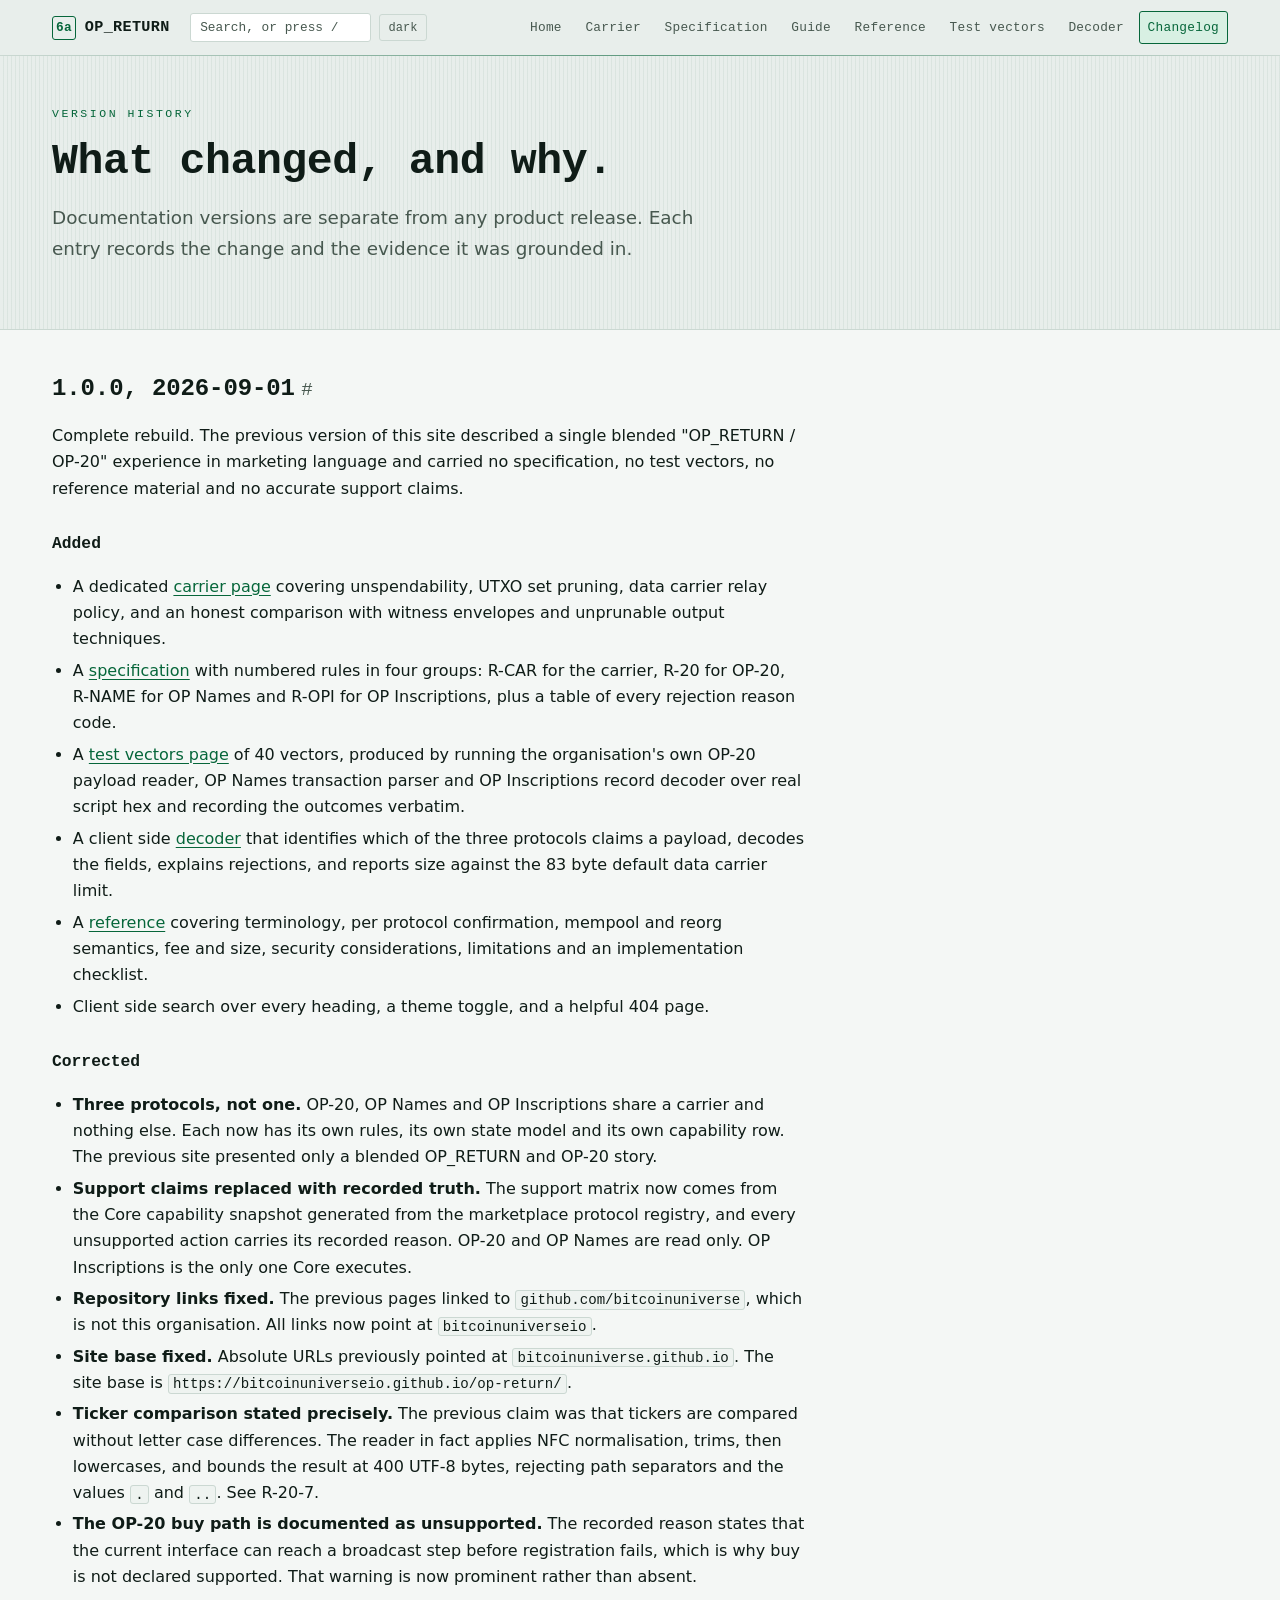
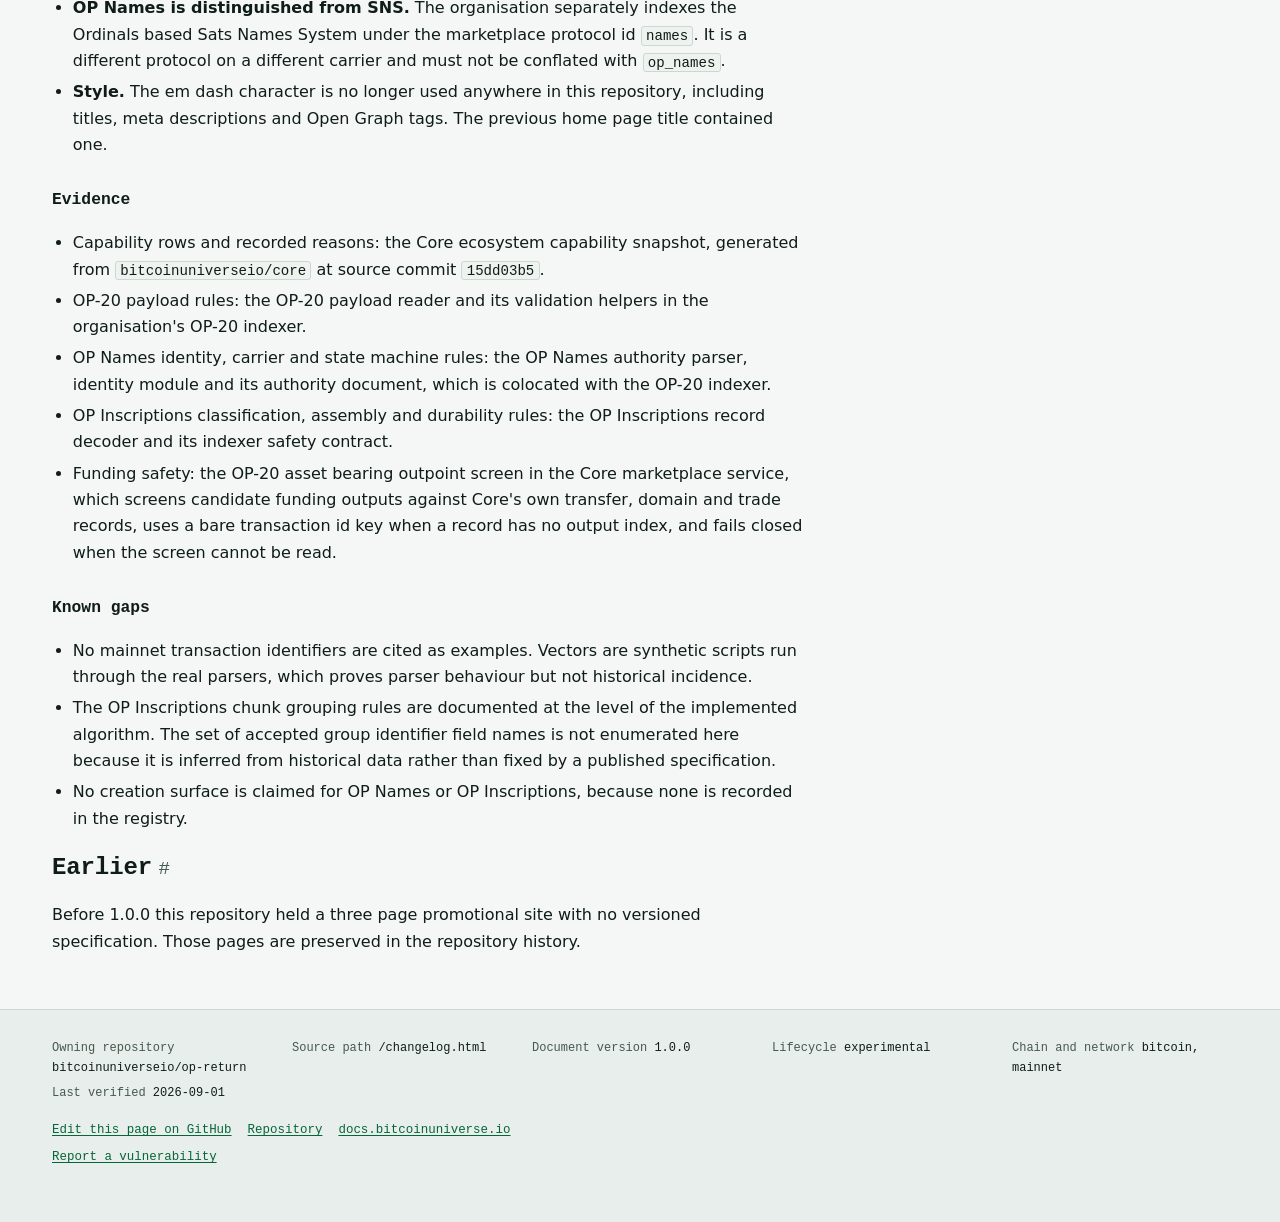
<file: changelog.html>
<!doctype html>
<html lang="en">
<head>
<meta charset="utf-8">
<meta name="viewport" content="width=device-width,initial-scale=1">
<title>Changelog for the OP_RETURN documentation</title>
<meta name="description" content="Version history for the OP_RETURN, OP-20, OP Names and OP Inscriptions documentation, including what was corrected and what evidence each change was grounded in.">
<link rel="canonical" href="https://bitcoinuniverseio.github.io/op-return/changelog.html">
<meta name="theme-color" content="#050907" media="(prefers-color-scheme: dark)">
<meta name="theme-color" content="#f4f7f5" media="(prefers-color-scheme: light)">
<meta property="og:type" content="article">
<meta property="og:site_name" content="OP_RETURN protocol documentation">
<meta property="og:title" content="Changelog for the OP_RETURN documentation">
<meta property="og:description" content="Version history and the evidence behind each correction.">
<meta property="og:url" content="https://bitcoinuniverseio.github.io/op-return/changelog.html">
<meta property="og:image" content="https://bitcoinuniverseio.github.io/op-return/og.svg">
<meta name="twitter:card" content="summary_large_image">
<link rel="icon" href="favicon.svg" type="image/svg+xml">
<link rel="stylesheet" href="styles.css">
</head>
<body>
<a class="skip" href="#main">Skip to content</a>

<header class="masthead">
  <div class="wrap masthead-inner">
    <a class="mark" href="index.html"><span class="glyph" aria-hidden="true">6a</span><span>OP_RETURN</span></a>
    <div class="toolbar">
      <div class="search">
        <label class="vh" for="site-search">Search this site</label>
        <input id="site-search" type="search" placeholder="Search, or press /" autocomplete="off" spellcheck="false" data-base="">
        <ul id="search-results" class="results"></ul>
      </div>
      <button id="theme-toggle" class="themebtn" type="button" hidden>theme</button>
    </div>
    <nav class="sitenav" aria-label="Main">
      <a href="index.html">Home</a>
      <a href="carrier.html">Carrier</a>
      <a href="spec.html">Specification</a>
      <a href="guide.html">Guide</a>
      <a href="reference.html">Reference</a>
      <a href="vectors.html">Test vectors</a>
      <a href="decoder.html">Decoder</a>
      <a href="changelog.html" aria-current="page">Changelog</a>
    </nav>
  </div>
</header>

<main id="main">

<div class="channel">
  <div class="wrap">
    <p class="eyebrow">Version history</p>
    <h1>What changed, and why.</h1>
    <p class="lede">Documentation versions are separate from any product release. Each entry records the change and the evidence it was grounded in.</p>
  </div>
</div>

<section>
  <div class="wrap">
    <h2 id="v1-0-0">1.0.0, 2026-09-01</h2>
    <p class="lead-col">Complete rebuild. The previous version of this site described a single blended "OP_RETURN / OP-20" experience in marketing language and carried no specification, no test vectors, no reference material and no accurate support claims.</p>

    <h3>Added</h3>
    <ul class="lead-col">
      <li>A dedicated <a href="carrier.html">carrier page</a> covering unspendability, UTXO set pruning, data carrier relay policy, and an honest comparison with witness envelopes and unprunable output techniques.</li>
      <li>A <a href="spec.html">specification</a> with numbered rules in four groups: R-CAR for the carrier, R-20 for OP-20, R-NAME for OP Names and R-OPI for OP Inscriptions, plus a table of every rejection reason code.</li>
      <li>A <a href="vectors.html">test vectors page</a> of 40 vectors, produced by running the organisation's own OP-20 payload reader, OP Names transaction parser and OP Inscriptions record decoder over real script hex and recording the outcomes verbatim.</li>
      <li>A client side <a href="decoder.html">decoder</a> that identifies which of the three protocols claims a payload, decodes the fields, explains rejections, and reports size against the 83 byte default data carrier limit.</li>
      <li>A <a href="reference.html">reference</a> covering terminology, per protocol confirmation, mempool and reorg semantics, fee and size, security considerations, limitations and an implementation checklist.</li>
      <li>Client side search over every heading, a theme toggle, and a helpful 404 page.</li>
    </ul>

    <h3>Corrected</h3>
    <ul class="lead-col">
      <li><strong>Three protocols, not one.</strong> OP-20, OP Names and OP Inscriptions share a carrier and nothing else. Each now has its own rules, its own state model and its own capability row. The previous site presented only a blended OP_RETURN and OP-20 story.</li>
      <li><strong>Support claims replaced with recorded truth.</strong> The support matrix now comes from the Core capability snapshot generated from the marketplace protocol registry, and every unsupported action carries its recorded reason. OP-20 and OP Names are read only. OP Inscriptions is the only one Core executes.</li>
      <li><strong>Repository links fixed.</strong> The previous pages linked to <code>github.com/bitcoinuniverse</code>, which is not this organisation. All links now point at <code>bitcoinuniverseio</code>.</li>
      <li><strong>Site base fixed.</strong> Absolute URLs previously pointed at <code>bitcoinuniverse.github.io</code>. The site base is <code>https://bitcoinuniverseio.github.io/op-return/</code>.</li>
      <li><strong>Ticker comparison stated precisely.</strong> The previous claim was that tickers are compared without letter case differences. The reader in fact applies NFC normalisation, trims, then lowercases, and bounds the result at 400 UTF-8 bytes, rejecting path separators and the values <code>.</code> and <code>..</code>. See R-20-7.</li>
      <li><strong>The OP-20 buy path is documented as unsupported.</strong> The recorded reason states that the current interface can reach a broadcast step before registration fails, which is why buy is not declared supported. That warning is now prominent rather than absent.</li>
      <li><strong>OP Names is distinguished from SNS.</strong> The organisation separately indexes the Ordinals based Sats Names System under the marketplace protocol id <code>names</code>. It is a different protocol on a different carrier and must not be conflated with <code>op_names</code>.</li>
      <li><strong>Style.</strong> The em dash character is no longer used anywhere in this repository, including titles, meta descriptions and Open Graph tags. The previous home page title contained one.</li>
    </ul>

    <h3>Evidence</h3>
    <ul class="lead-col">
      <li>Capability rows and recorded reasons: the Core ecosystem capability snapshot, generated from <code>bitcoinuniverseio/core</code> at source commit <code>15dd03b5</code>.</li>
      <li>OP-20 payload rules: the OP-20 payload reader and its validation helpers in the organisation's OP-20 indexer.</li>
      <li>OP Names identity, carrier and state machine rules: the OP Names authority parser, identity module and its authority document, which is colocated with the OP-20 indexer.</li>
      <li>OP Inscriptions classification, assembly and durability rules: the OP Inscriptions record decoder and its indexer safety contract.</li>
      <li>Funding safety: the OP-20 asset bearing outpoint screen in the Core marketplace service, which screens candidate funding outputs against Core's own transfer, domain and trade records, uses a bare transaction id key when a record has no output index, and fails closed when the screen cannot be read.</li>
    </ul>

    <h3>Known gaps</h3>
    <ul class="lead-col">
      <li>No mainnet transaction identifiers are cited as examples. Vectors are synthetic scripts run through the real parsers, which proves parser behaviour but not historical incidence.</li>
      <li>The OP Inscriptions chunk grouping rules are documented at the level of the implemented algorithm. The set of accepted group identifier field names is not enumerated here because it is inferred from historical data rather than fixed by a published specification.</li>
      <li>No creation surface is claimed for OP Names or OP Inscriptions, because none is recorded in the registry.</li>
    </ul>

    <h2 id="earlier">Earlier</h2>
    <p class="lead-col">Before 1.0.0 this repository held a three page promotional site with no versioned specification. Those pages are preserved in the repository history.</p>
  </div>
</section>

</main>

<footer>
  <div class="wrap">
    <div class="meta">
      <div><b>Owning repository</b> <span>bitcoinuniverseio/op-return</span></div>
      <div><b>Source path</b> <span>/changelog.html</span></div>
      <div><b>Document version</b> <span>1.0.0</span></div>
      <div><b>Lifecycle</b> <span>experimental</span></div>
      <div><b>Chain and network</b> <span>bitcoin, mainnet</span></div>
      <div><b>Last verified</b> <span>2026-09-01</span></div>
    </div>
    <p class="links">
      <a href="https://github.com/bitcoinuniverseio/op-return/edit/main/changelog.html">Edit this page on GitHub</a>
      <a href="https://github.com/bitcoinuniverseio/op-return">Repository</a>
      <a href="https://docs.bitcoinuniverse.io">docs.bitcoinuniverse.io</a>
      <a href="https://github.com/bitcoinuniverseio/op-return/blob/main/SECURITY.md">Report a vulnerability</a>
    </p>
  </div>
</footer>

<script src="site.js" defer></script>
</body>
</html>
</file>
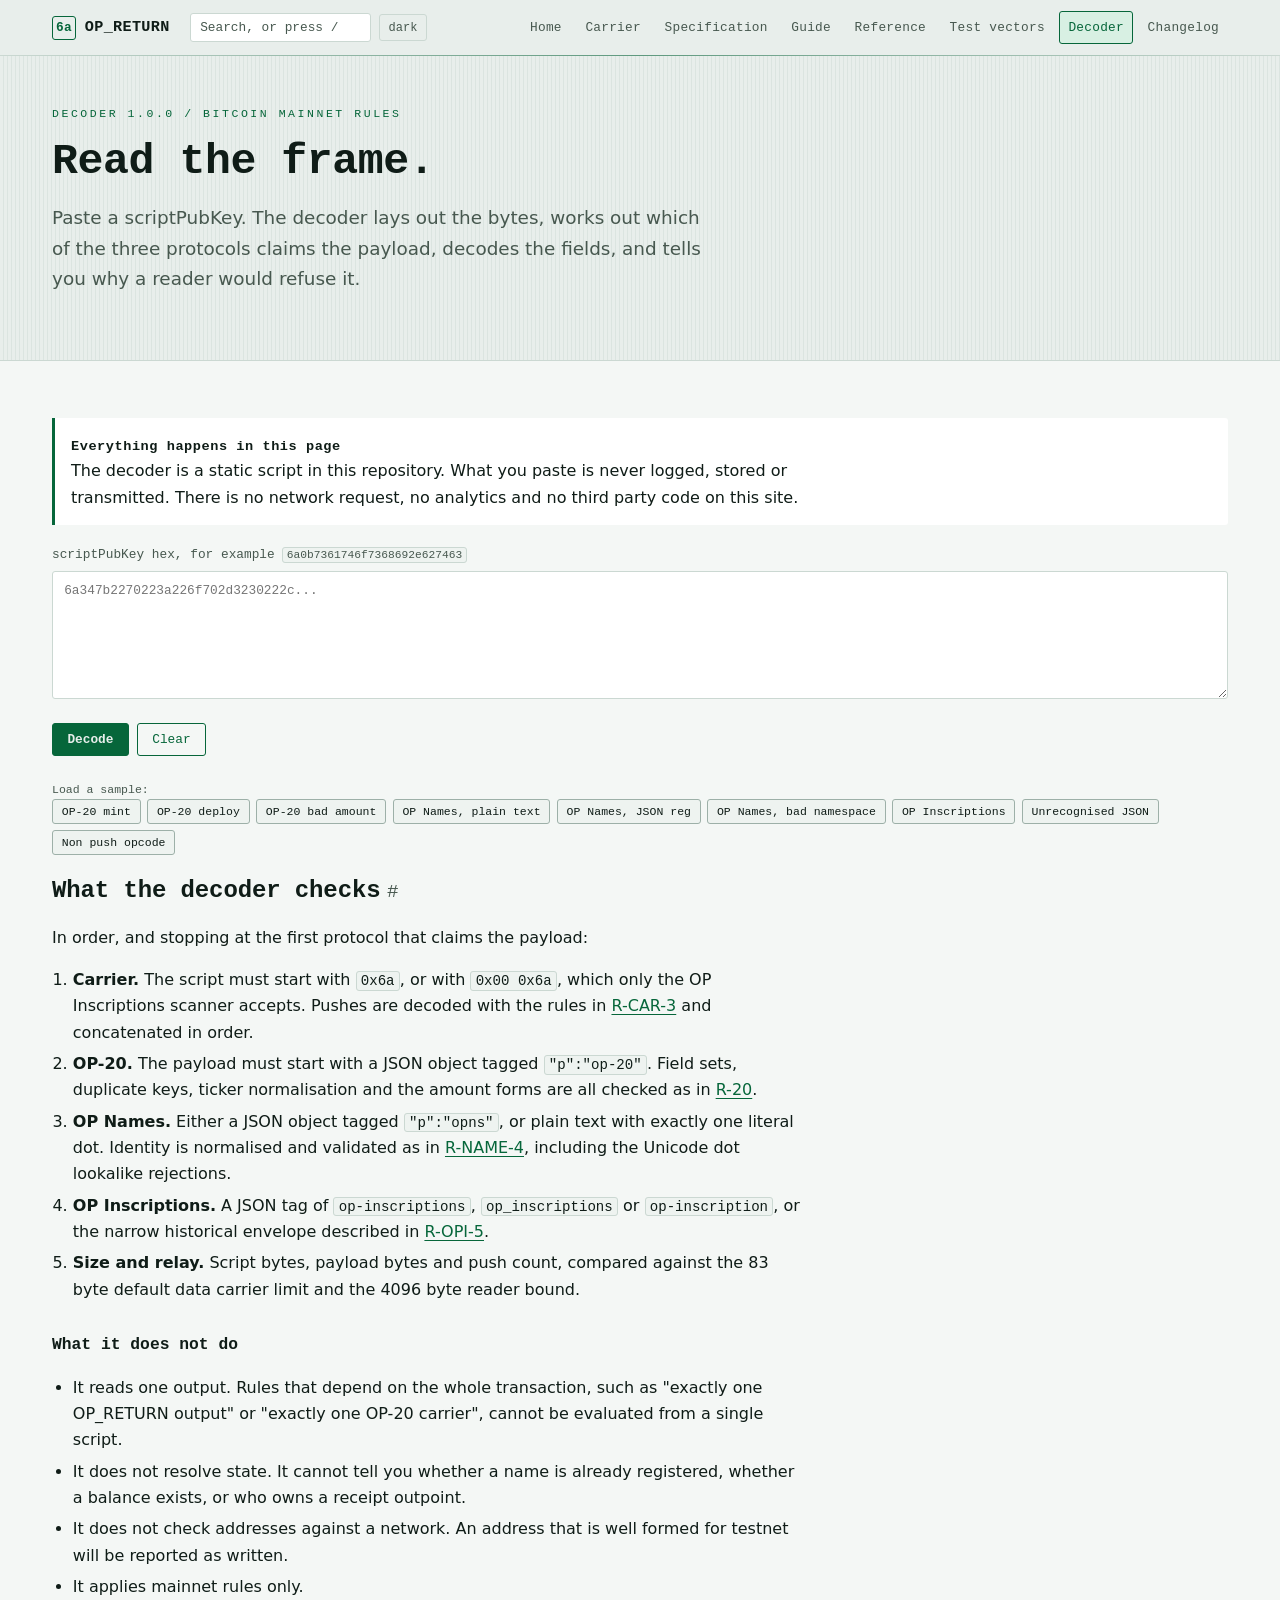
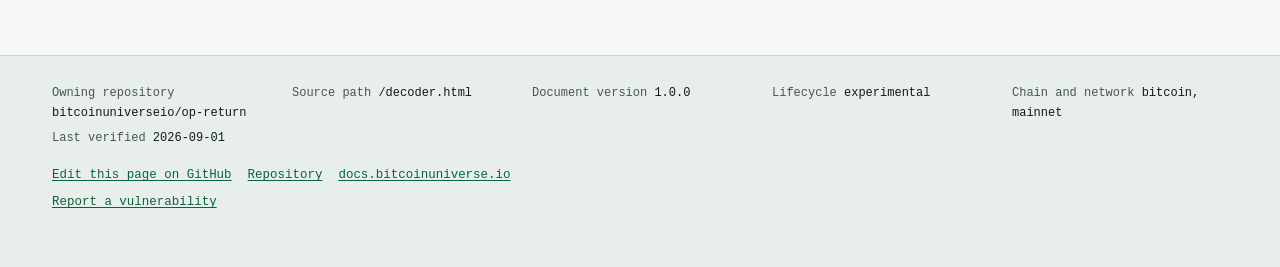
<file: decoder.html>
<!doctype html>
<html lang="en">
<head>
<meta charset="utf-8">
<meta name="viewport" content="width=device-width,initial-scale=1">
<title>OP_RETURN decoder: identify and explain a data carrier payload</title>
<meta name="description" content="Paste a scriptPubKey hex string. The decoder identifies whether it carries an OP-20, OP Names or OP Inscriptions payload, decodes the fields, explains rejections, and reports size and relay implications. Runs entirely in your browser.">
<link rel="canonical" href="https://bitcoinuniverseio.github.io/op-return/decoder.html">
<meta name="theme-color" content="#050907" media="(prefers-color-scheme: dark)">
<meta name="theme-color" content="#f4f7f5" media="(prefers-color-scheme: light)">
<meta property="og:type" content="article">
<meta property="og:site_name" content="OP_RETURN protocol documentation">
<meta property="og:title" content="OP_RETURN decoder: identify and explain a data carrier payload">
<meta property="og:description" content="Client-side decoder for OP-20, OP Names and OP Inscriptions payloads carried in an OP_RETURN output.">
<meta property="og:url" content="https://bitcoinuniverseio.github.io/op-return/decoder.html">
<meta property="og:image" content="https://bitcoinuniverseio.github.io/op-return/og.svg">
<meta name="twitter:card" content="summary_large_image">
<link rel="icon" href="favicon.svg" type="image/svg+xml">
<link rel="stylesheet" href="styles.css">
</head>
<body>
<a class="skip" href="#main">Skip to content</a>

<header class="masthead">
  <div class="wrap masthead-inner">
    <a class="mark" href="index.html"><span class="glyph" aria-hidden="true">6a</span><span>OP_RETURN</span></a>
    <div class="toolbar">
      <div class="search">
        <label class="vh" for="site-search">Search this site</label>
        <input id="site-search" type="search" placeholder="Search, or press /" autocomplete="off" spellcheck="false" data-base="">
        <ul id="search-results" class="results"></ul>
      </div>
      <button id="theme-toggle" class="themebtn" type="button" hidden>theme</button>
    </div>
    <nav class="sitenav" aria-label="Main">
      <a href="index.html">Home</a>
      <a href="carrier.html">Carrier</a>
      <a href="spec.html">Specification</a>
      <a href="guide.html">Guide</a>
      <a href="reference.html">Reference</a>
      <a href="vectors.html">Test vectors</a>
      <a href="decoder.html" aria-current="page">Decoder</a>
      <a href="changelog.html">Changelog</a>
    </nav>
  </div>
</header>

<main id="main">

<div class="channel">
  <div class="wrap">
    <p class="eyebrow">Decoder 1.0.0 / bitcoin mainnet rules</p>
    <h1>Read the frame.</h1>
    <p class="lede">Paste a scriptPubKey. The decoder lays out the bytes, works out which of the three protocols claims the payload, decodes the fields, and tells you why a reader would refuse it.</p>
  </div>
</div>

<section>
  <div class="wrap">

    <div class="note">
      <strong>Everything happens in this page</strong>
      <p>The decoder is a static script in this repository. What you paste is never logged, stored or transmitted. There is no network request, no analytics and no third party code on this site.</p>
    </div>

    <noscript>
      <div class="noscript">
        <p><strong>The decoder needs JavaScript.</strong> Everything else on this site works without it. If you would rather not enable it, the <a href="vectors.html">test vectors page</a> lists real script hex with the outcome each parser produced, and the <a href="spec.html">specification</a> gives the rules the decoder applies.</p>
      </div>
    </noscript>

    <div id="decoder-fallback" class="noscript">
      <p><strong>Loading the decoder.</strong> If this message stays, the script did not run. See the <a href="vectors.html">test vectors</a> instead.</p>
    </div>

    <form id="decoder-form" class="tool" hidden>
      <div>
        <label for="decoder-input">scriptPubKey hex, for example <code>6a0b7361746f7368692e627463</code></label>
        <textarea id="decoder-input" name="script" spellcheck="false" autocapitalize="off" autocomplete="off" placeholder="6a347b2270223a226f702d3230222c..."></textarea>
      </div>
      <div class="toolrow">
        <button class="act" type="submit">Decode</button>
        <button class="act ghost" type="button" id="decoder-clear">Clear</button>
      </div>
      <div>
        <p class="legend" id="samples-label">Load a sample:</p>
        <div class="samples" role="group" aria-labelledby="samples-label">
          <button type="button" data-sample="6a347b2270223a226f702d3230222c226f70223a226d696e74222c227469636b223a2250495045222c22616d74223a2231303030227d">OP-20 mint</button>
          <button type="button" data-sample="6a477b2270223a226f702d3230222c226f70223a226465706c6f79222c227469636b223a2250495045222c226d6178223a223231303030303030222c226c696d223a2231303030227d">OP-20 deploy</button>
          <button type="button" data-sample="6a347b2270223a226f702d3230222c226f70223a226d696e74222c227469636b223a2250495045222c22616d74223a2231302e35227d">OP-20 bad amount</button>
          <button type="button" data-sample="6a0b7361746f7368692e627463">OP Names, plain text</button>
          <button type="button" data-sample="6a2c7b2270223a226f706e73222c226f70223a22726567222c226e616d65223a227361746f7368692e627463227d">OP Names, JSON reg</button>
          <button type="button" data-sample="6a0c7361746f7368692e622d7463">OP Names, bad namespace</button>
          <button type="button" data-sample="6a4c5a7b2270223a226f702d696e736372697074696f6e73222c226f70223a22696e736372696265222c22616464223a226263317177353038643671656a7874646734793572337a6172766172793063357877376b763866337434227d">OP Inscriptions</button>
          <button type="button" data-sample="6a0d7b22666f6f223a22626172227d">Unrecognised JSON</button>
          <button type="button" data-sample="6a51">Non push opcode</button>
        </div>
      </div>
      <div id="decoder-output" aria-live="polite"></div>
    </form>

    <h2 id="how">What the decoder checks</h2>
    <p class="lead-col">In order, and stopping at the first protocol that claims the payload:</p>
    <ol class="lead-col">
      <li><strong>Carrier.</strong> The script must start with <code>0x6a</code>, or with <code>0x00 0x6a</code>, which only the OP Inscriptions scanner accepts. Pushes are decoded with the rules in <a href="spec.html#carrier">R-CAR-3</a> and concatenated in order.</li>
      <li><strong>OP-20.</strong> The payload must start with a JSON object tagged <code>"p":"op-20"</code>. Field sets, duplicate keys, ticker normalisation and the amount forms are all checked as in <a href="spec.html#op20">R-20</a>.</li>
      <li><strong>OP Names.</strong> Either a JSON object tagged <code>"p":"opns"</code>, or plain text with exactly one literal dot. Identity is normalised and validated as in <a href="spec.html#opnames">R-NAME-4</a>, including the Unicode dot lookalike rejections.</li>
      <li><strong>OP Inscriptions.</strong> A JSON tag of <code>op-inscriptions</code>, <code>op_inscriptions</code> or <code>op-inscription</code>, or the narrow historical envelope described in <a href="spec.html#opinscriptions">R-OPI-5</a>.</li>
      <li><strong>Size and relay.</strong> Script bytes, payload bytes and push count, compared against the 83 byte default data carrier limit and the 4096 byte reader bound.</li>
    </ol>

    <h3>What it does not do</h3>
    <ul class="lead-col">
      <li>It reads one output. Rules that depend on the whole transaction, such as "exactly one OP_RETURN output" or "exactly one OP-20 carrier", cannot be evaluated from a single script.</li>
      <li>It does not resolve state. It cannot tell you whether a name is already registered, whether a balance exists, or who owns a receipt outpoint.</li>
      <li>It does not check addresses against a network. An address that is well formed for testnet will be reported as written.</li>
      <li>It applies mainnet rules only.</li>
    </ul>
  </div>
</section>

</main>

<footer>
  <div class="wrap">
    <div class="meta">
      <div><b>Owning repository</b> <span>bitcoinuniverseio/op-return</span></div>
      <div><b>Source path</b> <span>/decoder.html</span></div>
      <div><b>Document version</b> <span>1.0.0</span></div>
      <div><b>Lifecycle</b> <span>experimental</span></div>
      <div><b>Chain and network</b> <span>bitcoin, mainnet</span></div>
      <div><b>Last verified</b> <span>2026-09-01</span></div>
    </div>
    <p class="links">
      <a href="https://github.com/bitcoinuniverseio/op-return/edit/main/decoder.html">Edit this page on GitHub</a>
      <a href="https://github.com/bitcoinuniverseio/op-return">Repository</a>
      <a href="https://docs.bitcoinuniverse.io">docs.bitcoinuniverse.io</a>
      <a href="https://github.com/bitcoinuniverseio/op-return/blob/main/SECURITY.md">Report a vulnerability</a>
    </p>
  </div>
</footer>

<script src="site.js" defer></script>
<script src="decoder.js" defer></script>
</body>
</html>
</file>
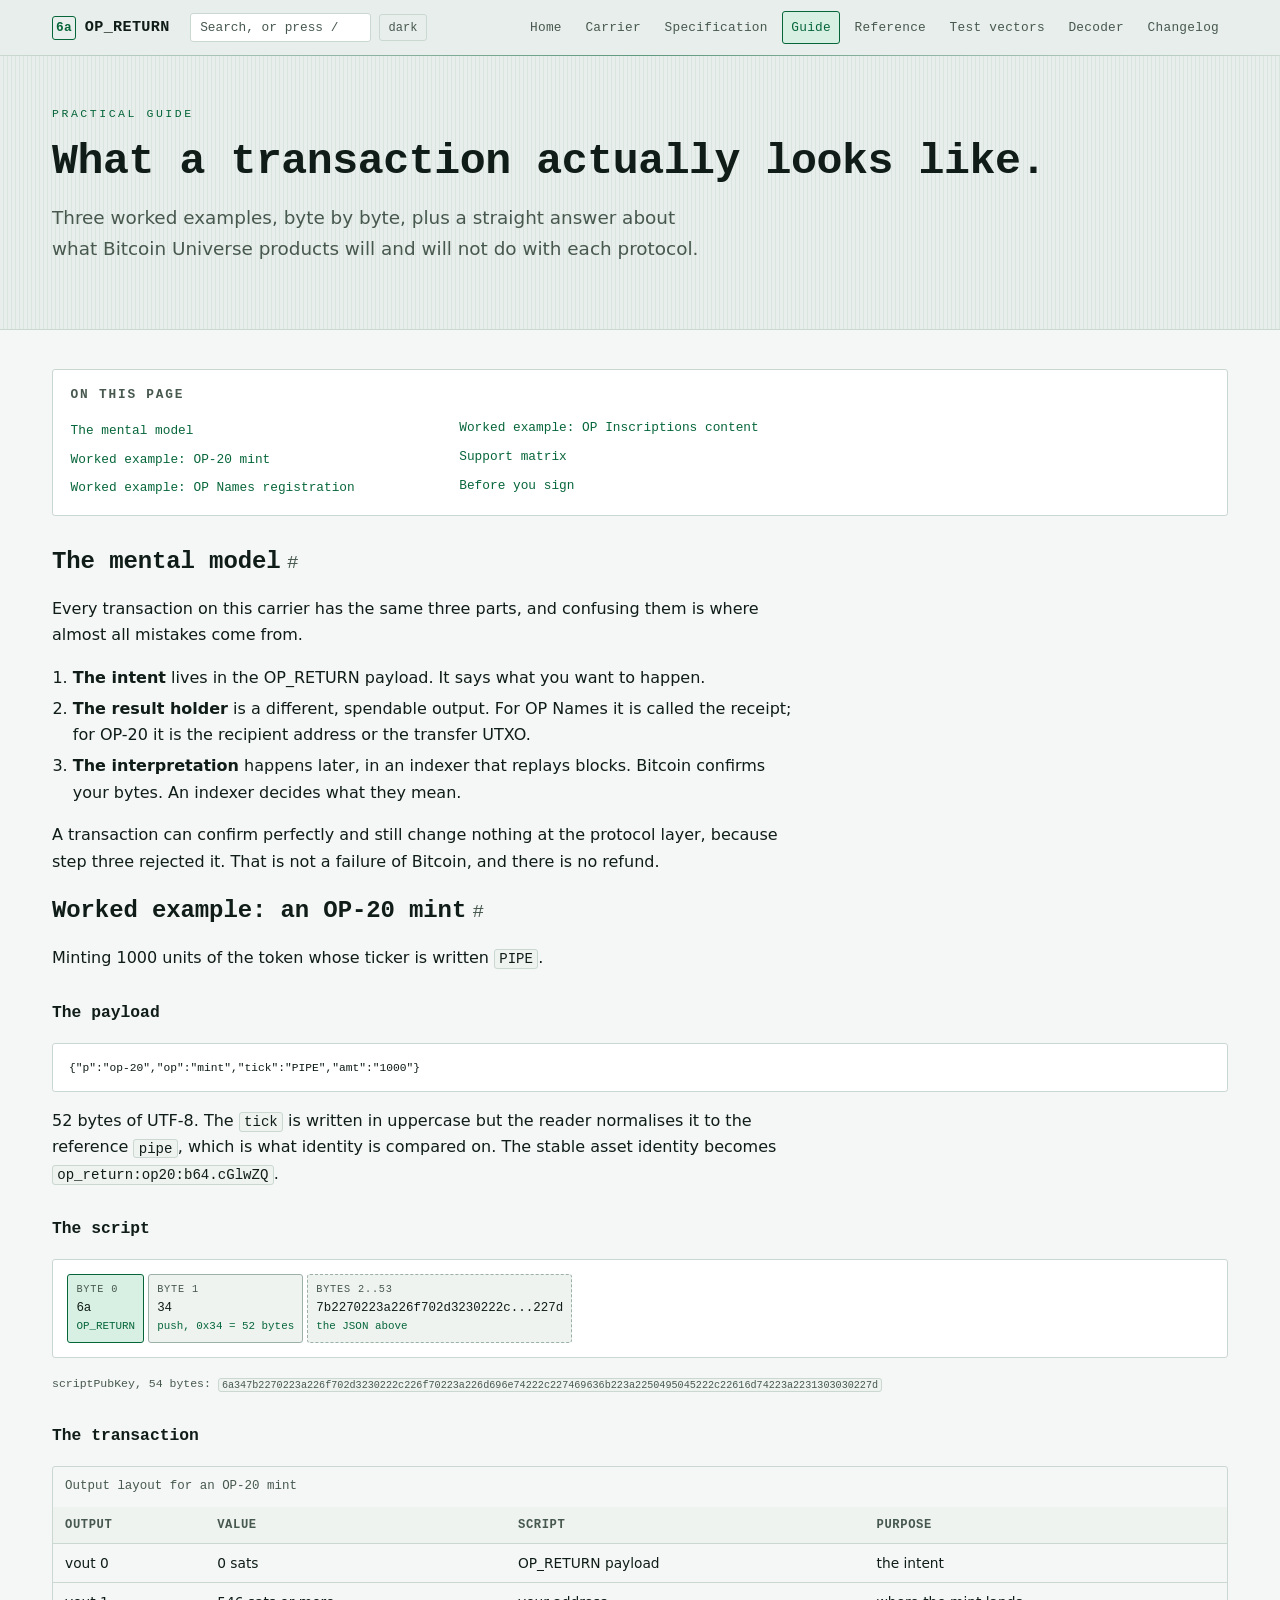
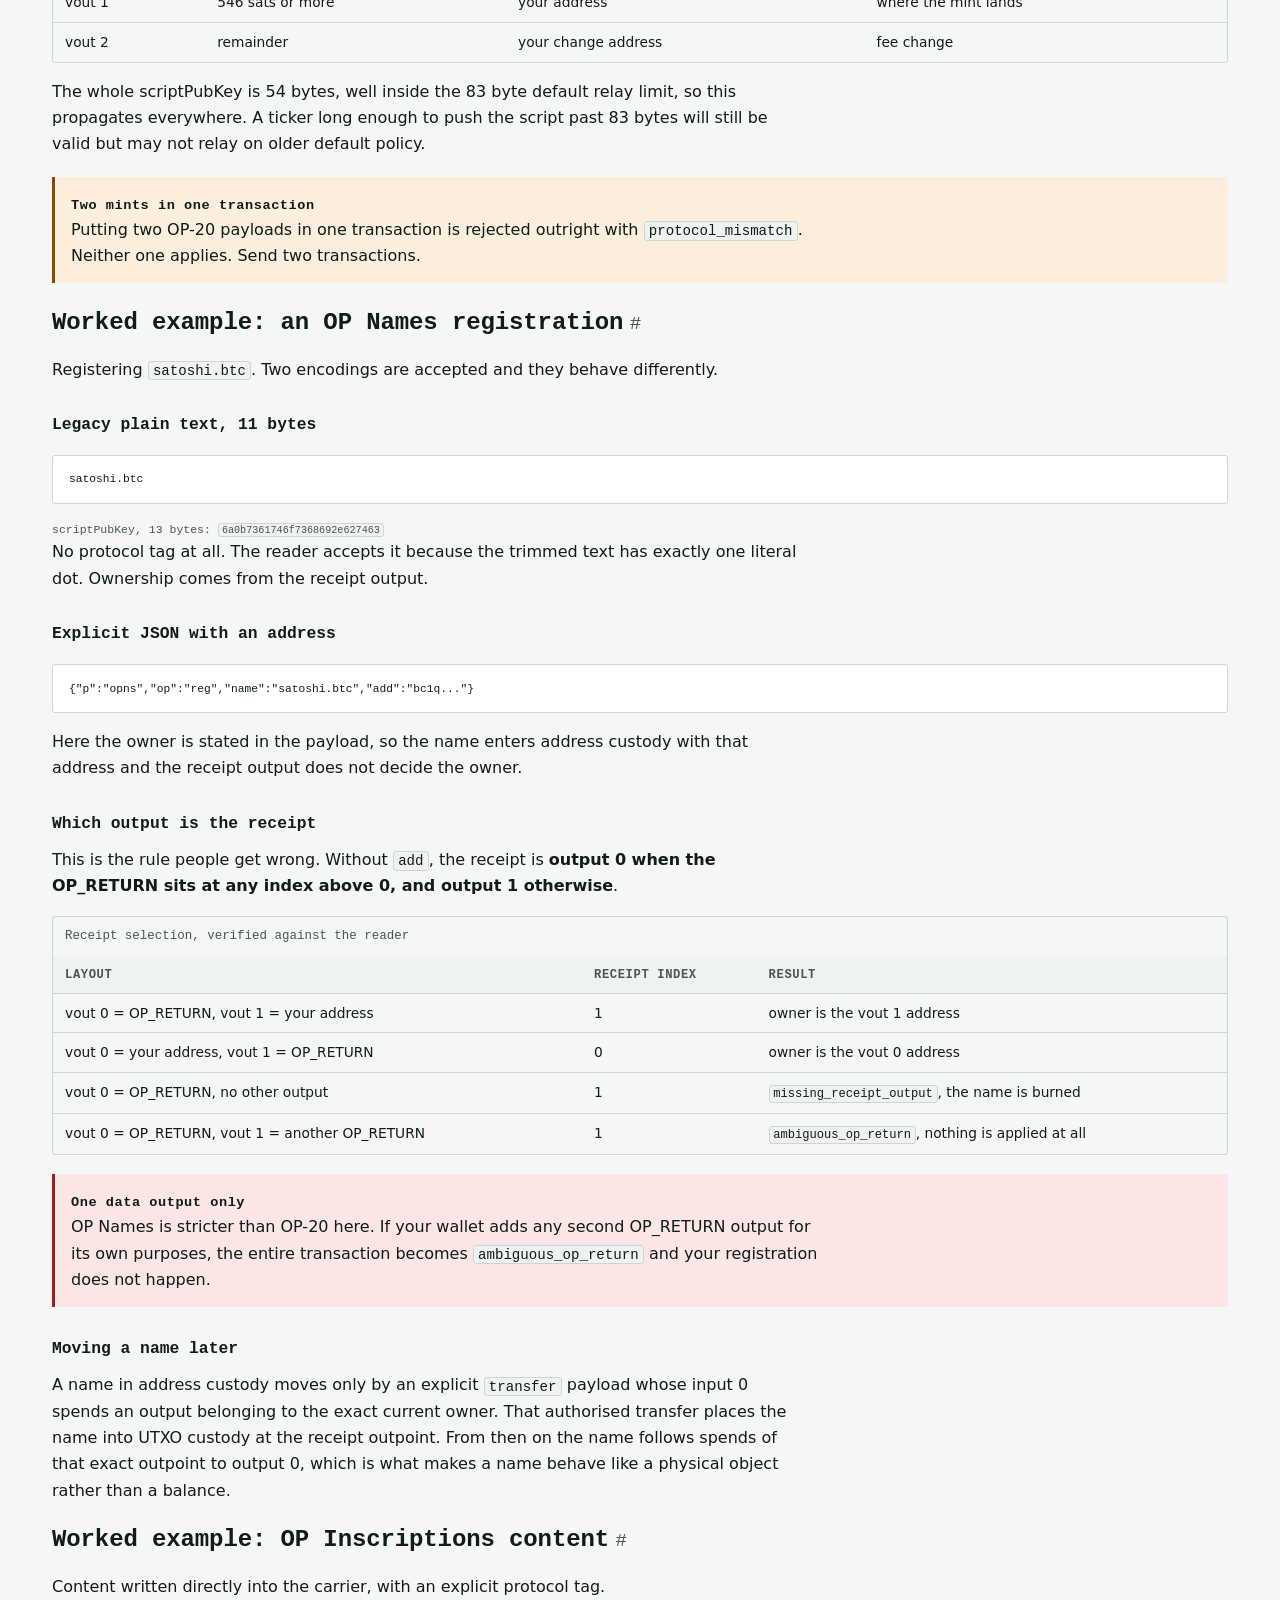
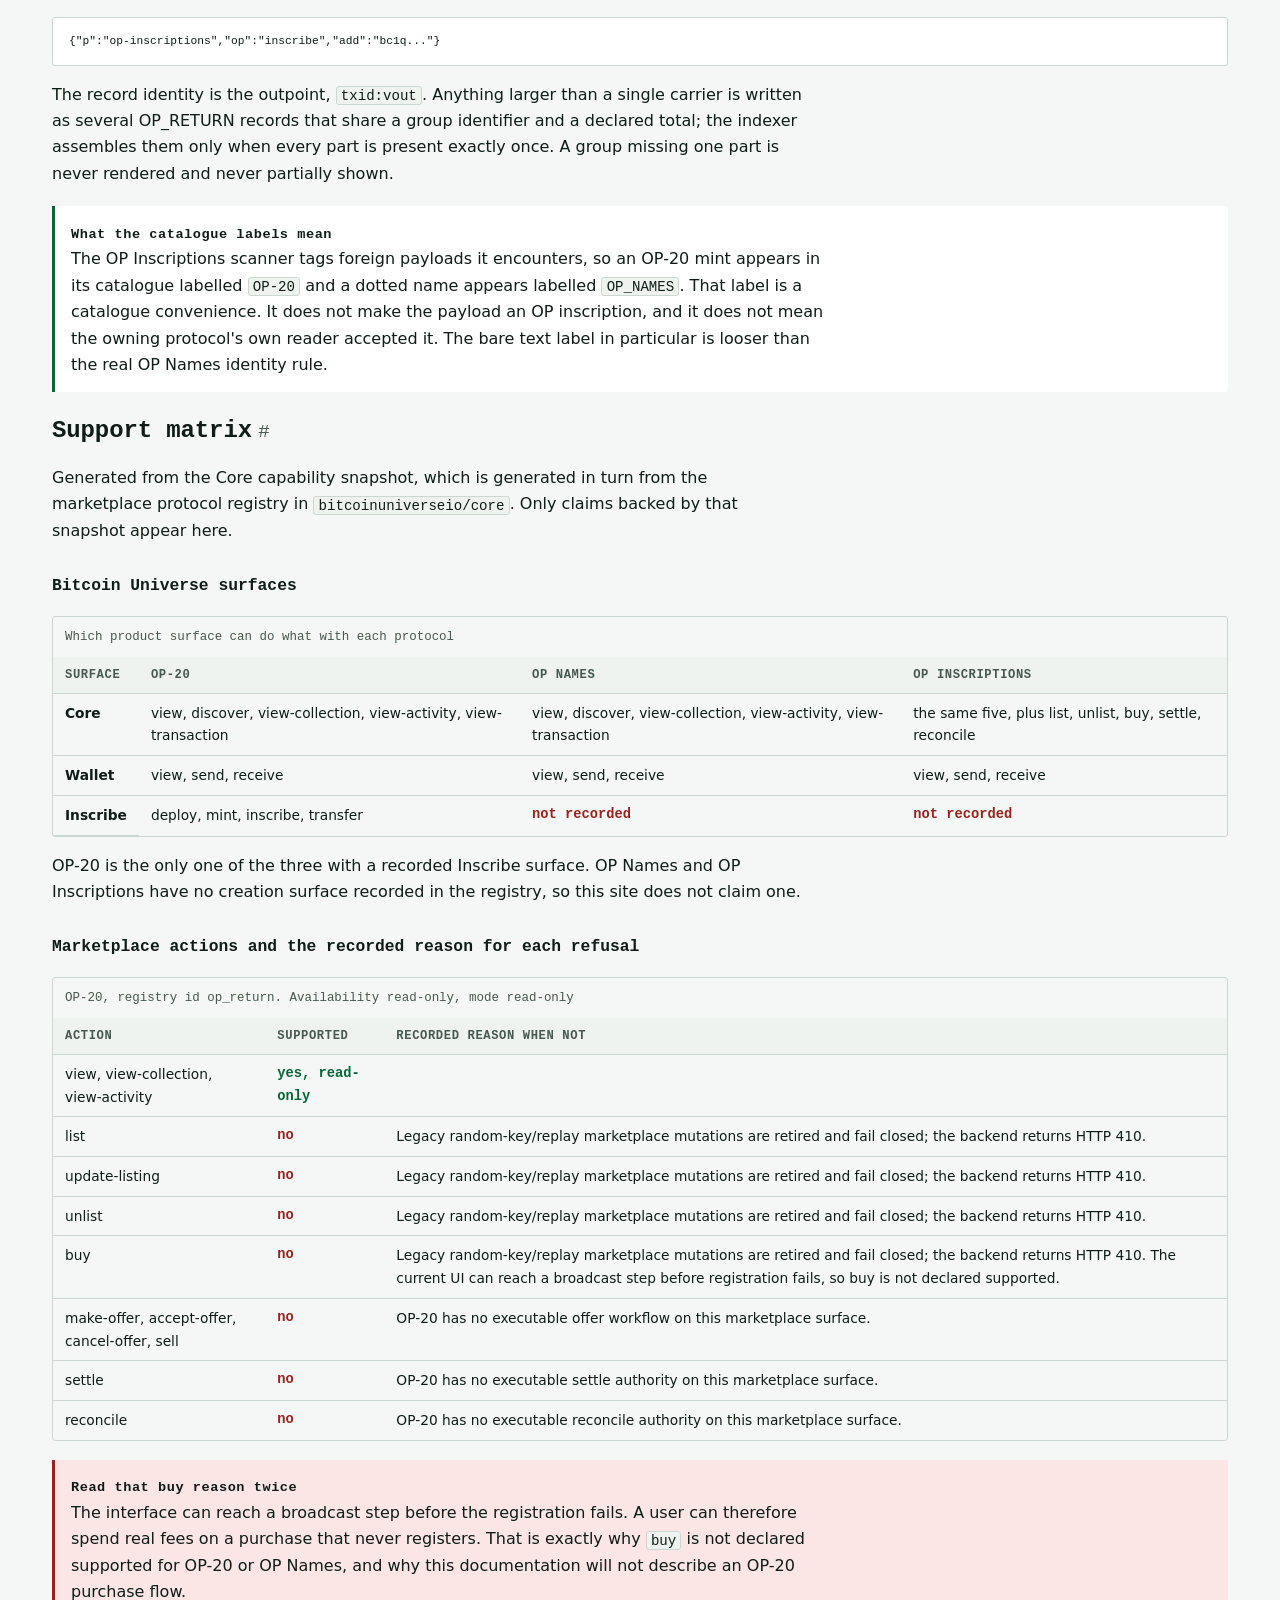
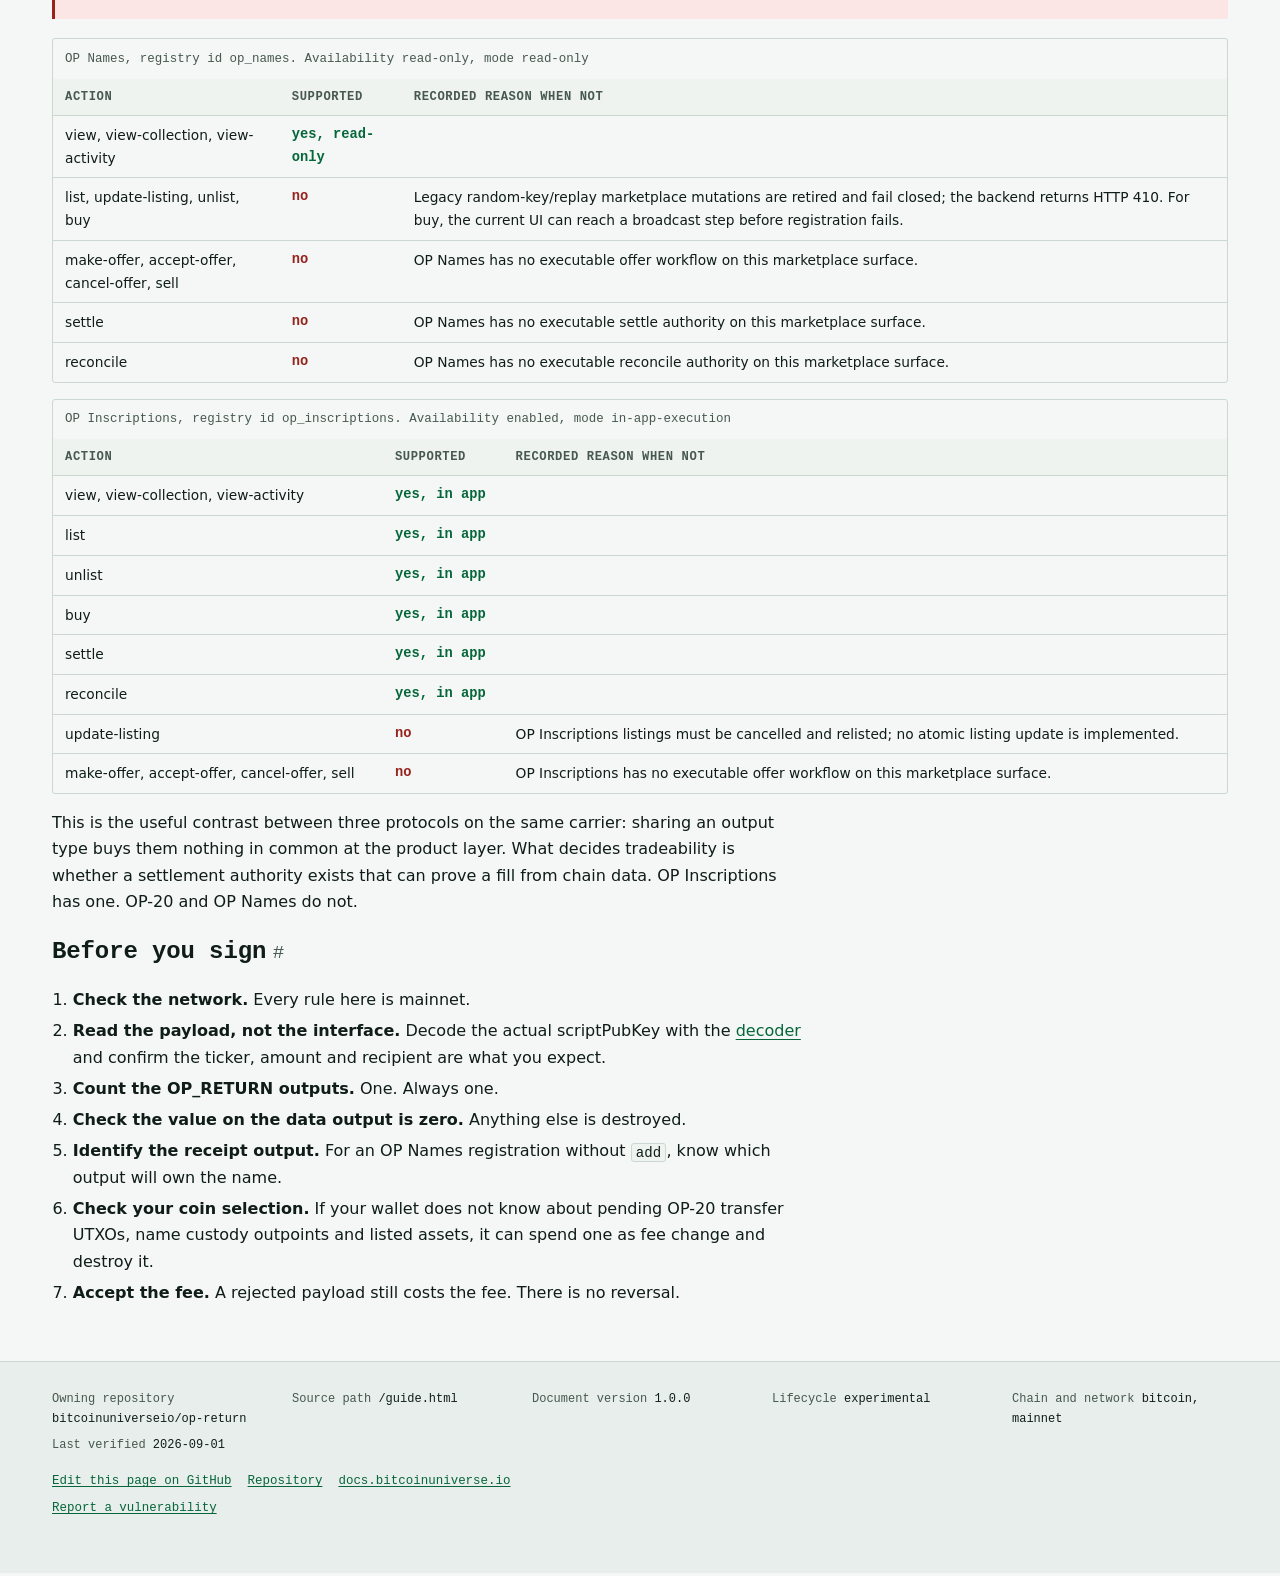
<file: guide.html>
<!doctype html>
<html lang="en">
<head>
<meta charset="utf-8">
<meta name="viewport" content="width=device-width,initial-scale=1">
<title>Guide: reading and writing OP_RETURN protocol transactions</title>
<meta name="description" content="A plain-language walkthrough of OP-20, OP Names and OP Inscriptions transactions, with worked byte-level examples and an honest support matrix of what Bitcoin Universe products actually do with each one.">
<link rel="canonical" href="https://bitcoinuniverseio.github.io/op-return/guide.html">
<meta name="theme-color" content="#050907" media="(prefers-color-scheme: dark)">
<meta name="theme-color" content="#f4f7f5" media="(prefers-color-scheme: light)">
<meta property="og:type" content="article">
<meta property="og:site_name" content="OP_RETURN protocol documentation">
<meta property="og:title" content="Guide: reading and writing OP_RETURN protocol transactions">
<meta property="og:description" content="Worked transaction examples for OP-20, OP Names and OP Inscriptions, plus a verified support matrix.">
<meta property="og:url" content="https://bitcoinuniverseio.github.io/op-return/guide.html">
<meta property="og:image" content="https://bitcoinuniverseio.github.io/op-return/og.svg">
<meta name="twitter:card" content="summary_large_image">
<link rel="icon" href="favicon.svg" type="image/svg+xml">
<link rel="stylesheet" href="styles.css">
</head>
<body>
<a class="skip" href="#main">Skip to content</a>

<header class="masthead">
  <div class="wrap masthead-inner">
    <a class="mark" href="index.html"><span class="glyph" aria-hidden="true">6a</span><span>OP_RETURN</span></a>
    <div class="toolbar">
      <div class="search">
        <label class="vh" for="site-search">Search this site</label>
        <input id="site-search" type="search" placeholder="Search, or press /" autocomplete="off" spellcheck="false" data-base="">
        <ul id="search-results" class="results"></ul>
      </div>
      <button id="theme-toggle" class="themebtn" type="button" hidden>theme</button>
    </div>
    <nav class="sitenav" aria-label="Main">
      <a href="index.html">Home</a>
      <a href="carrier.html">Carrier</a>
      <a href="spec.html">Specification</a>
      <a href="guide.html" aria-current="page">Guide</a>
      <a href="reference.html">Reference</a>
      <a href="vectors.html">Test vectors</a>
      <a href="decoder.html">Decoder</a>
      <a href="changelog.html">Changelog</a>
    </nav>
  </div>
</header>

<main id="main">

<div class="channel">
  <div class="wrap">
    <p class="eyebrow">Practical guide</p>
    <h1>What a transaction actually looks like.</h1>
    <p class="lede">Three worked examples, byte by byte, plus a straight answer about what Bitcoin Universe products will and will not do with each protocol.</p>
  </div>
</div>

<section>
  <div class="wrap">
    <nav class="toc" aria-label="On this page">
      <h2>On this page</h2>
      <ol>
        <li><a href="#mental">The mental model</a></li>
        <li><a href="#ex-op20">Worked example: OP-20 mint</a></li>
        <li><a href="#ex-name">Worked example: OP Names registration</a></li>
        <li><a href="#ex-opi">Worked example: OP Inscriptions content</a></li>
        <li><a href="#matrix">Support matrix</a></li>
        <li><a href="#checks">Before you sign</a></li>
      </ol>
    </nav>

    <h2 id="mental">The mental model</h2>
    <p class="lead-col">Every transaction on this carrier has the same three parts, and confusing them is where almost all mistakes come from.</p>
    <ol class="lead-col">
      <li><strong>The intent</strong> lives in the OP_RETURN payload. It says what you want to happen.</li>
      <li><strong>The result holder</strong> is a different, spendable output. For OP Names it is called the receipt; for OP-20 it is the recipient address or the transfer UTXO.</li>
      <li><strong>The interpretation</strong> happens later, in an indexer that replays blocks. Bitcoin confirms your bytes. An indexer decides what they mean.</li>
    </ol>
    <p class="lead-col">A transaction can confirm perfectly and still change nothing at the protocol layer, because step three rejected it. That is not a failure of Bitcoin, and there is no refund.</p>

    <h2 id="ex-op20">Worked example: an OP-20 mint</h2>
    <p class="lead-col">Minting 1000 units of the token whose ticker is written <code>PIPE</code>.</p>

    <h3>The payload</h3>
    <pre><code>{"p":"op-20","op":"mint","tick":"PIPE","amt":"1000"}</code></pre>
    <p class="lead-col">52 bytes of UTF-8. The <code>tick</code> is written in uppercase but the reader normalises it to the reference <code>pipe</code>, which is what identity is compared on. The stable asset identity becomes <code>op_return:op20:b64.cGlwZQ</code>.</p>

    <h3>The script</h3>
    <div class="frame-scroll">
      <div class="frame">
        <div class="frame-row">
          <div class="fld op"><span class="off">byte 0</span><span class="val">6a</span><span class="nm">OP_RETURN</span></div>
          <div class="fld"><span class="off">byte 1</span><span class="val">34</span><span class="nm">push, 0x34 = 52 bytes</span></div>
          <div class="fld pay"><span class="off">bytes 2..53</span><span class="val">7b2270223a226f702d3230222c...227d</span><span class="nm">the JSON above</span></div>
        </div>
      </div>
    </div>
    <p class="legend">scriptPubKey, 54 bytes: <code class="hex">6a347b2270223a226f702d3230222c226f70223a226d696e74222c227469636b223a2250495045222c22616d74223a2231303030227d</code></p>

    <h3>The transaction</h3>
    <div class="table-scroll">
      <table>
        <caption>Output layout for an OP-20 mint</caption>
        <thead><tr><th scope="col">Output</th><th scope="col">Value</th><th scope="col">Script</th><th scope="col">Purpose</th></tr></thead>
        <tbody>
          <tr><td>vout 0</td><td>0 sats</td><td>OP_RETURN payload</td><td>the intent</td></tr>
          <tr><td>vout 1</td><td>546 sats or more</td><td>your address</td><td>where the mint lands</td></tr>
          <tr><td>vout 2</td><td>remainder</td><td>your change address</td><td>fee change</td></tr>
        </tbody>
      </table>
    </div>
    <p class="lead-col">The whole scriptPubKey is 54 bytes, well inside the 83 byte default relay limit, so this propagates everywhere. A ticker long enough to push the script past 83 bytes will still be valid but may not relay on older default policy.</p>

    <div class="note warn">
      <strong>Two mints in one transaction</strong>
      <p>Putting two OP-20 payloads in one transaction is rejected outright with <code>protocol_mismatch</code>. Neither one applies. Send two transactions.</p>
    </div>

    <h2 id="ex-name">Worked example: an OP Names registration</h2>
    <p class="lead-col">Registering <code>satoshi.btc</code>. Two encodings are accepted and they behave differently.</p>

    <h3>Legacy plain text, 11 bytes</h3>
    <pre><code>satoshi.btc</code></pre>
    <p class="legend">scriptPubKey, 13 bytes: <code class="hex">6a0b7361746f7368692e627463</code></p>
    <p class="lead-col">No protocol tag at all. The reader accepts it because the trimmed text has exactly one literal dot. Ownership comes from the receipt output.</p>

    <h3>Explicit JSON with an address</h3>
    <pre><code>{"p":"opns","op":"reg","name":"satoshi.btc","add":"bc1q..."}</code></pre>
    <p class="lead-col">Here the owner is stated in the payload, so the name enters address custody with that address and the receipt output does not decide the owner.</p>

    <h3>Which output is the receipt</h3>
    <p class="lead-col">This is the rule people get wrong. Without <code>add</code>, the receipt is <strong>output 0 when the OP_RETURN sits at any index above 0, and output 1 otherwise</strong>.</p>
    <div class="table-scroll">
      <table>
        <caption>Receipt selection, verified against the reader</caption>
        <thead><tr><th scope="col">Layout</th><th scope="col">Receipt index</th><th scope="col">Result</th></tr></thead>
        <tbody>
          <tr><td>vout 0 = OP_RETURN, vout 1 = your address</td><td>1</td><td>owner is the vout 1 address</td></tr>
          <tr><td>vout 0 = your address, vout 1 = OP_RETURN</td><td>0</td><td>owner is the vout 0 address</td></tr>
          <tr><td>vout 0 = OP_RETURN, no other output</td><td>1</td><td><code>missing_receipt_output</code>, the name is burned</td></tr>
          <tr><td>vout 0 = OP_RETURN, vout 1 = another OP_RETURN</td><td>1</td><td><code>ambiguous_op_return</code>, nothing is applied at all</td></tr>
        </tbody>
      </table>
    </div>

    <div class="note bad">
      <strong>One data output only</strong>
      <p>OP Names is stricter than OP-20 here. If your wallet adds any second OP_RETURN output for its own purposes, the entire transaction becomes <code>ambiguous_op_return</code> and your registration does not happen.</p>
    </div>

    <h3>Moving a name later</h3>
    <p class="lead-col">A name in address custody moves only by an explicit <code>transfer</code> payload whose input 0 spends an output belonging to the exact current owner. That authorised transfer places the name into UTXO custody at the receipt outpoint. From then on the name follows spends of that exact outpoint to output 0, which is what makes a name behave like a physical object rather than a balance.</p>

    <h2 id="ex-opi">Worked example: OP Inscriptions content</h2>
    <p class="lead-col">Content written directly into the carrier, with an explicit protocol tag.</p>
    <pre><code>{"p":"op-inscriptions","op":"inscribe","add":"bc1q..."}</code></pre>
    <p class="lead-col">The record identity is the outpoint, <code>txid:vout</code>. Anything larger than a single carrier is written as several OP_RETURN records that share a group identifier and a declared total; the indexer assembles them only when every part is present exactly once. A group missing one part is never rendered and never partially shown.</p>

    <div class="note">
      <strong>What the catalogue labels mean</strong>
      <p>The OP Inscriptions scanner tags foreign payloads it encounters, so an OP-20 mint appears in its catalogue labelled <code>OP-20</code> and a dotted name appears labelled <code>OP_NAMES</code>. That label is a catalogue convenience. It does not make the payload an OP inscription, and it does not mean the owning protocol's own reader accepted it. The bare text label in particular is looser than the real OP Names identity rule.</p>
    </div>

    <h2 id="matrix">Support matrix</h2>
    <p class="lead-col">Generated from the Core capability snapshot, which is generated in turn from the marketplace protocol registry in <code>bitcoinuniverseio/core</code>. Only claims backed by that snapshot appear here.</p>

    <h3>Bitcoin Universe surfaces</h3>
    <div class="table-scroll">
      <table>
        <caption>Which product surface can do what with each protocol</caption>
        <thead><tr><th scope="col">Surface</th><th scope="col">OP-20</th><th scope="col">OP Names</th><th scope="col">OP Inscriptions</th></tr></thead>
        <tbody>
          <tr><th scope="row">Core</th><td>view, discover, view-collection, view-activity, view-transaction</td><td>view, discover, view-collection, view-activity, view-transaction</td><td>the same five, plus list, unlist, buy, settle, reconcile</td></tr>
          <tr><th scope="row">Wallet</th><td>view, send, receive</td><td>view, send, receive</td><td>view, send, receive</td></tr>
          <tr><th scope="row">Inscribe</th><td>deploy, mint, inscribe, transfer</td><td class="no">not recorded</td><td class="no">not recorded</td></tr>
        </tbody>
      </table>
    </div>
    <p class="lead-col">OP-20 is the only one of the three with a recorded Inscribe surface. OP Names and OP Inscriptions have no creation surface recorded in the registry, so this site does not claim one.</p>

    <h3>Marketplace actions and the recorded reason for each refusal</h3>
    <div class="table-scroll">
      <table>
        <caption>OP-20, registry id op_return. Availability read-only, mode read-only</caption>
        <thead><tr><th scope="col">Action</th><th scope="col">Supported</th><th scope="col">Recorded reason when not</th></tr></thead>
        <tbody>
          <tr><td>view, view-collection, view-activity</td><td class="yes">yes, read-only</td><td></td></tr>
          <tr><td>list</td><td class="no">no</td><td>Legacy random-key/replay marketplace mutations are retired and fail closed; the backend returns HTTP 410.</td></tr>
          <tr><td>update-listing</td><td class="no">no</td><td>Legacy random-key/replay marketplace mutations are retired and fail closed; the backend returns HTTP 410.</td></tr>
          <tr><td>unlist</td><td class="no">no</td><td>Legacy random-key/replay marketplace mutations are retired and fail closed; the backend returns HTTP 410.</td></tr>
          <tr><td>buy</td><td class="no">no</td><td>Legacy random-key/replay marketplace mutations are retired and fail closed; the backend returns HTTP 410. The current UI can reach a broadcast step before registration fails, so buy is not declared supported.</td></tr>
          <tr><td>make-offer, accept-offer, cancel-offer, sell</td><td class="no">no</td><td>OP-20 has no executable offer workflow on this marketplace surface.</td></tr>
          <tr><td>settle</td><td class="no">no</td><td>OP-20 has no executable settle authority on this marketplace surface.</td></tr>
          <tr><td>reconcile</td><td class="no">no</td><td>OP-20 has no executable reconcile authority on this marketplace surface.</td></tr>
        </tbody>
      </table>
    </div>

    <div class="note bad">
      <strong>Read that buy reason twice</strong>
      <p>The interface can reach a broadcast step before the registration fails. A user can therefore spend real fees on a purchase that never registers. That is exactly why <code>buy</code> is not declared supported for OP-20 or OP Names, and why this documentation will not describe an OP-20 purchase flow.</p>
    </div>

    <div class="table-scroll">
      <table>
        <caption>OP Names, registry id op_names. Availability read-only, mode read-only</caption>
        <thead><tr><th scope="col">Action</th><th scope="col">Supported</th><th scope="col">Recorded reason when not</th></tr></thead>
        <tbody>
          <tr><td>view, view-collection, view-activity</td><td class="yes">yes, read-only</td><td></td></tr>
          <tr><td>list, update-listing, unlist, buy</td><td class="no">no</td><td>Legacy random-key/replay marketplace mutations are retired and fail closed; the backend returns HTTP 410. For buy, the current UI can reach a broadcast step before registration fails.</td></tr>
          <tr><td>make-offer, accept-offer, cancel-offer, sell</td><td class="no">no</td><td>OP Names has no executable offer workflow on this marketplace surface.</td></tr>
          <tr><td>settle</td><td class="no">no</td><td>OP Names has no executable settle authority on this marketplace surface.</td></tr>
          <tr><td>reconcile</td><td class="no">no</td><td>OP Names has no executable reconcile authority on this marketplace surface.</td></tr>
        </tbody>
      </table>
    </div>

    <div class="table-scroll">
      <table>
        <caption>OP Inscriptions, registry id op_inscriptions. Availability enabled, mode in-app-execution</caption>
        <thead><tr><th scope="col">Action</th><th scope="col">Supported</th><th scope="col">Recorded reason when not</th></tr></thead>
        <tbody>
          <tr><td>view, view-collection, view-activity</td><td class="yes">yes, in app</td><td></td></tr>
          <tr><td>list</td><td class="yes">yes, in app</td><td></td></tr>
          <tr><td>unlist</td><td class="yes">yes, in app</td><td></td></tr>
          <tr><td>buy</td><td class="yes">yes, in app</td><td></td></tr>
          <tr><td>settle</td><td class="yes">yes, in app</td><td></td></tr>
          <tr><td>reconcile</td><td class="yes">yes, in app</td><td></td></tr>
          <tr><td>update-listing</td><td class="no">no</td><td>OP Inscriptions listings must be cancelled and relisted; no atomic listing update is implemented.</td></tr>
          <tr><td>make-offer, accept-offer, cancel-offer, sell</td><td class="no">no</td><td>OP Inscriptions has no executable offer workflow on this marketplace surface.</td></tr>
        </tbody>
      </table>
    </div>

    <p class="lead-col">This is the useful contrast between three protocols on the same carrier: sharing an output type buys them nothing in common at the product layer. What decides tradeability is whether a settlement authority exists that can prove a fill from chain data. OP Inscriptions has one. OP-20 and OP Names do not.</p>

    <h2 id="checks">Before you sign</h2>
    <ol class="lead-col">
      <li><strong>Check the network.</strong> Every rule here is mainnet.</li>
      <li><strong>Read the payload, not the interface.</strong> Decode the actual scriptPubKey with the <a href="decoder.html">decoder</a> and confirm the ticker, amount and recipient are what you expect.</li>
      <li><strong>Count the OP_RETURN outputs.</strong> One. Always one.</li>
      <li><strong>Check the value on the data output is zero.</strong> Anything else is destroyed.</li>
      <li><strong>Identify the receipt output.</strong> For an OP Names registration without <code>add</code>, know which output will own the name.</li>
      <li><strong>Check your coin selection.</strong> If your wallet does not know about pending OP-20 transfer UTXOs, name custody outpoints and listed assets, it can spend one as fee change and destroy it.</li>
      <li><strong>Accept the fee.</strong> A rejected payload still costs the fee. There is no reversal.</li>
    </ol>
  </div>
</section>

</main>

<footer>
  <div class="wrap">
    <div class="meta">
      <div><b>Owning repository</b> <span>bitcoinuniverseio/op-return</span></div>
      <div><b>Source path</b> <span>/guide.html</span></div>
      <div><b>Document version</b> <span>1.0.0</span></div>
      <div><b>Lifecycle</b> <span>experimental</span></div>
      <div><b>Chain and network</b> <span>bitcoin, mainnet</span></div>
      <div><b>Last verified</b> <span>2026-09-01</span></div>
    </div>
    <p class="links">
      <a href="https://github.com/bitcoinuniverseio/op-return/edit/main/guide.html">Edit this page on GitHub</a>
      <a href="https://github.com/bitcoinuniverseio/op-return">Repository</a>
      <a href="https://docs.bitcoinuniverse.io">docs.bitcoinuniverse.io</a>
      <a href="https://github.com/bitcoinuniverseio/op-return/blob/main/SECURITY.md">Report a vulnerability</a>
    </p>
  </div>
</footer>

<script src="site.js" defer></script>
</body>
</html>
</file>
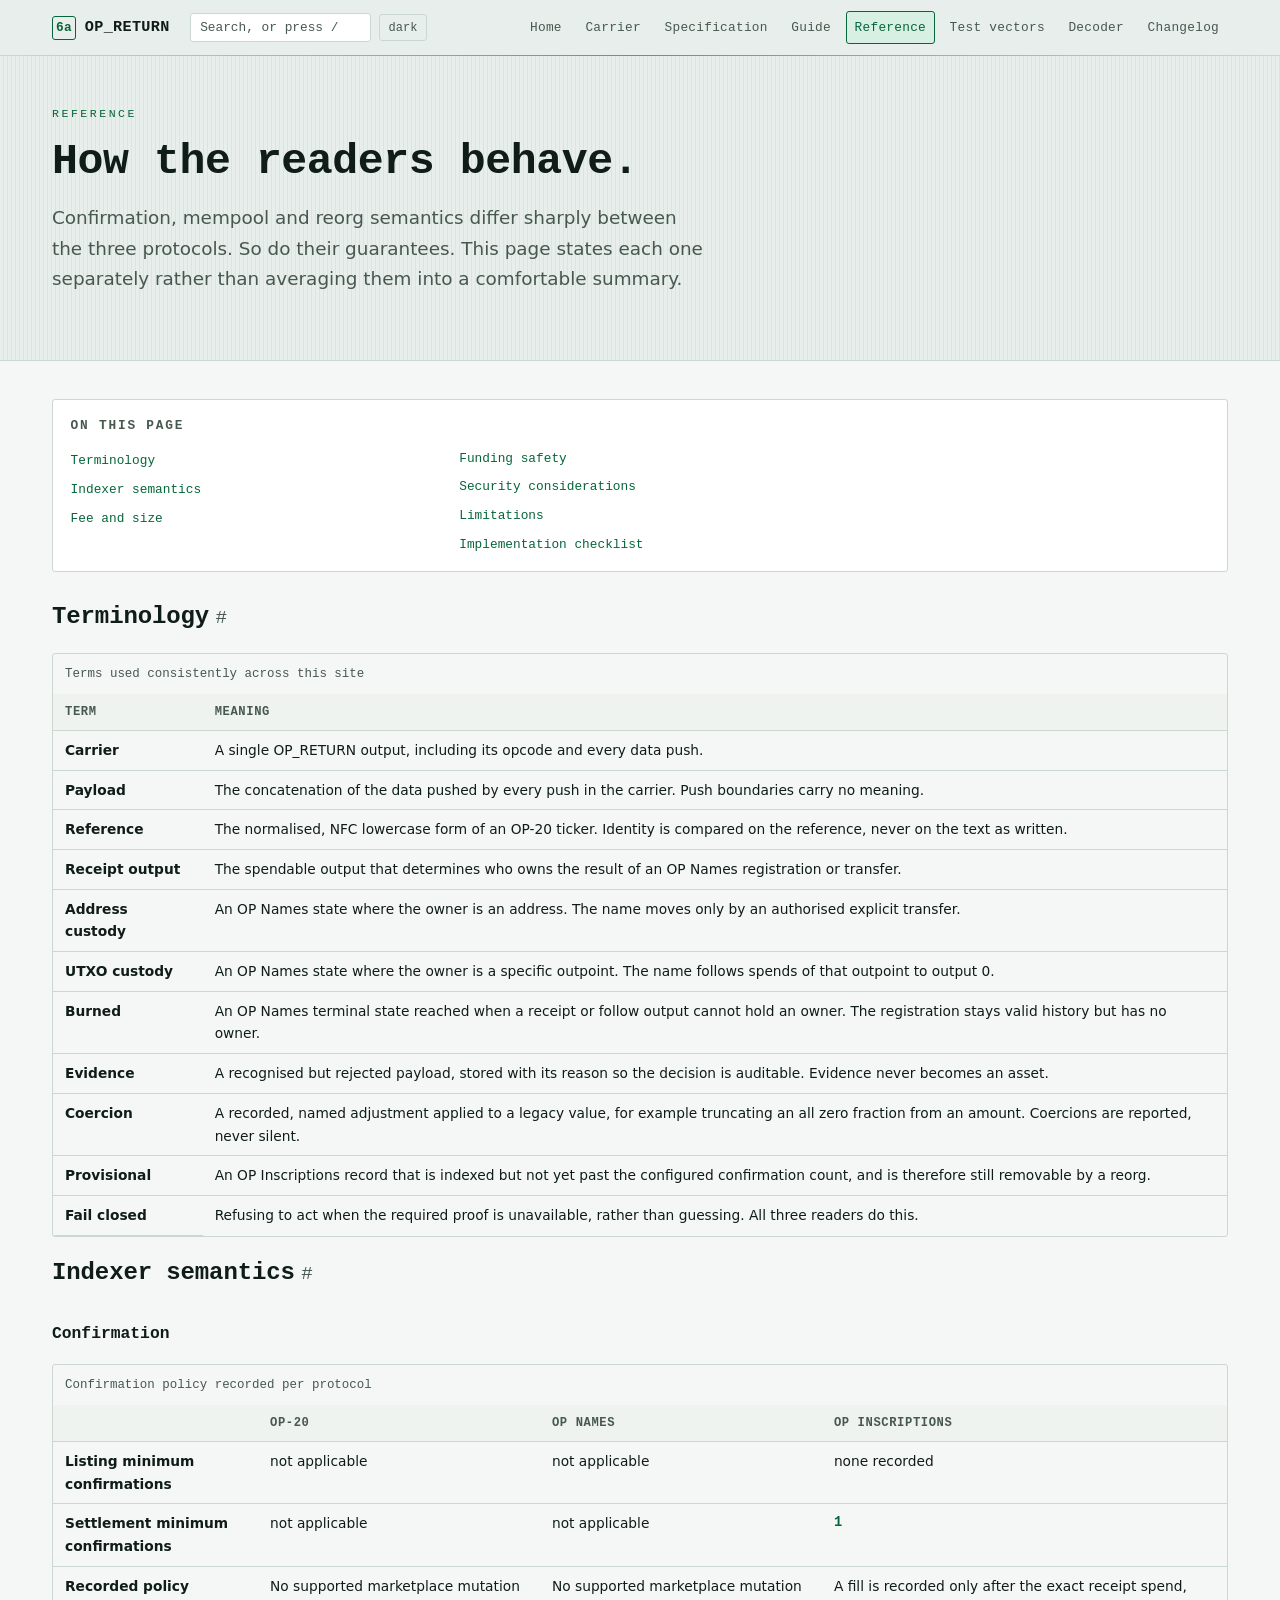
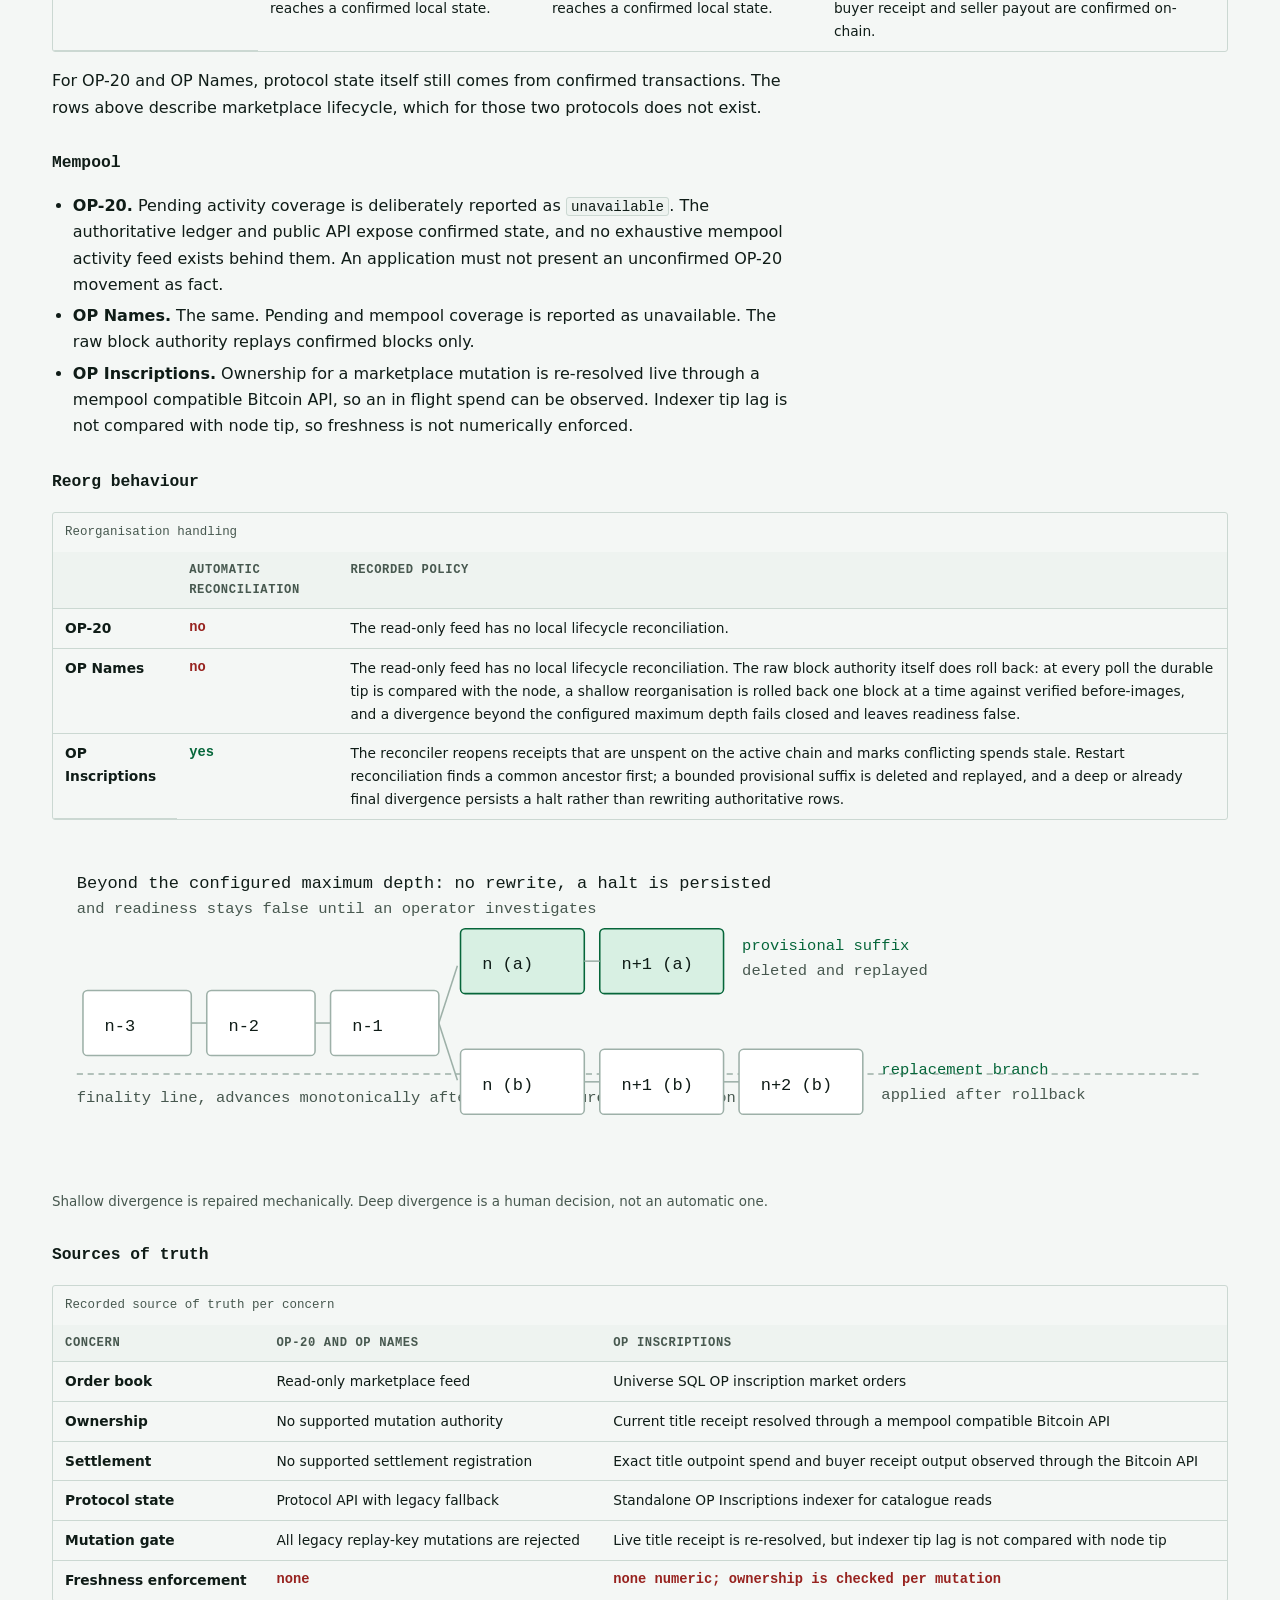
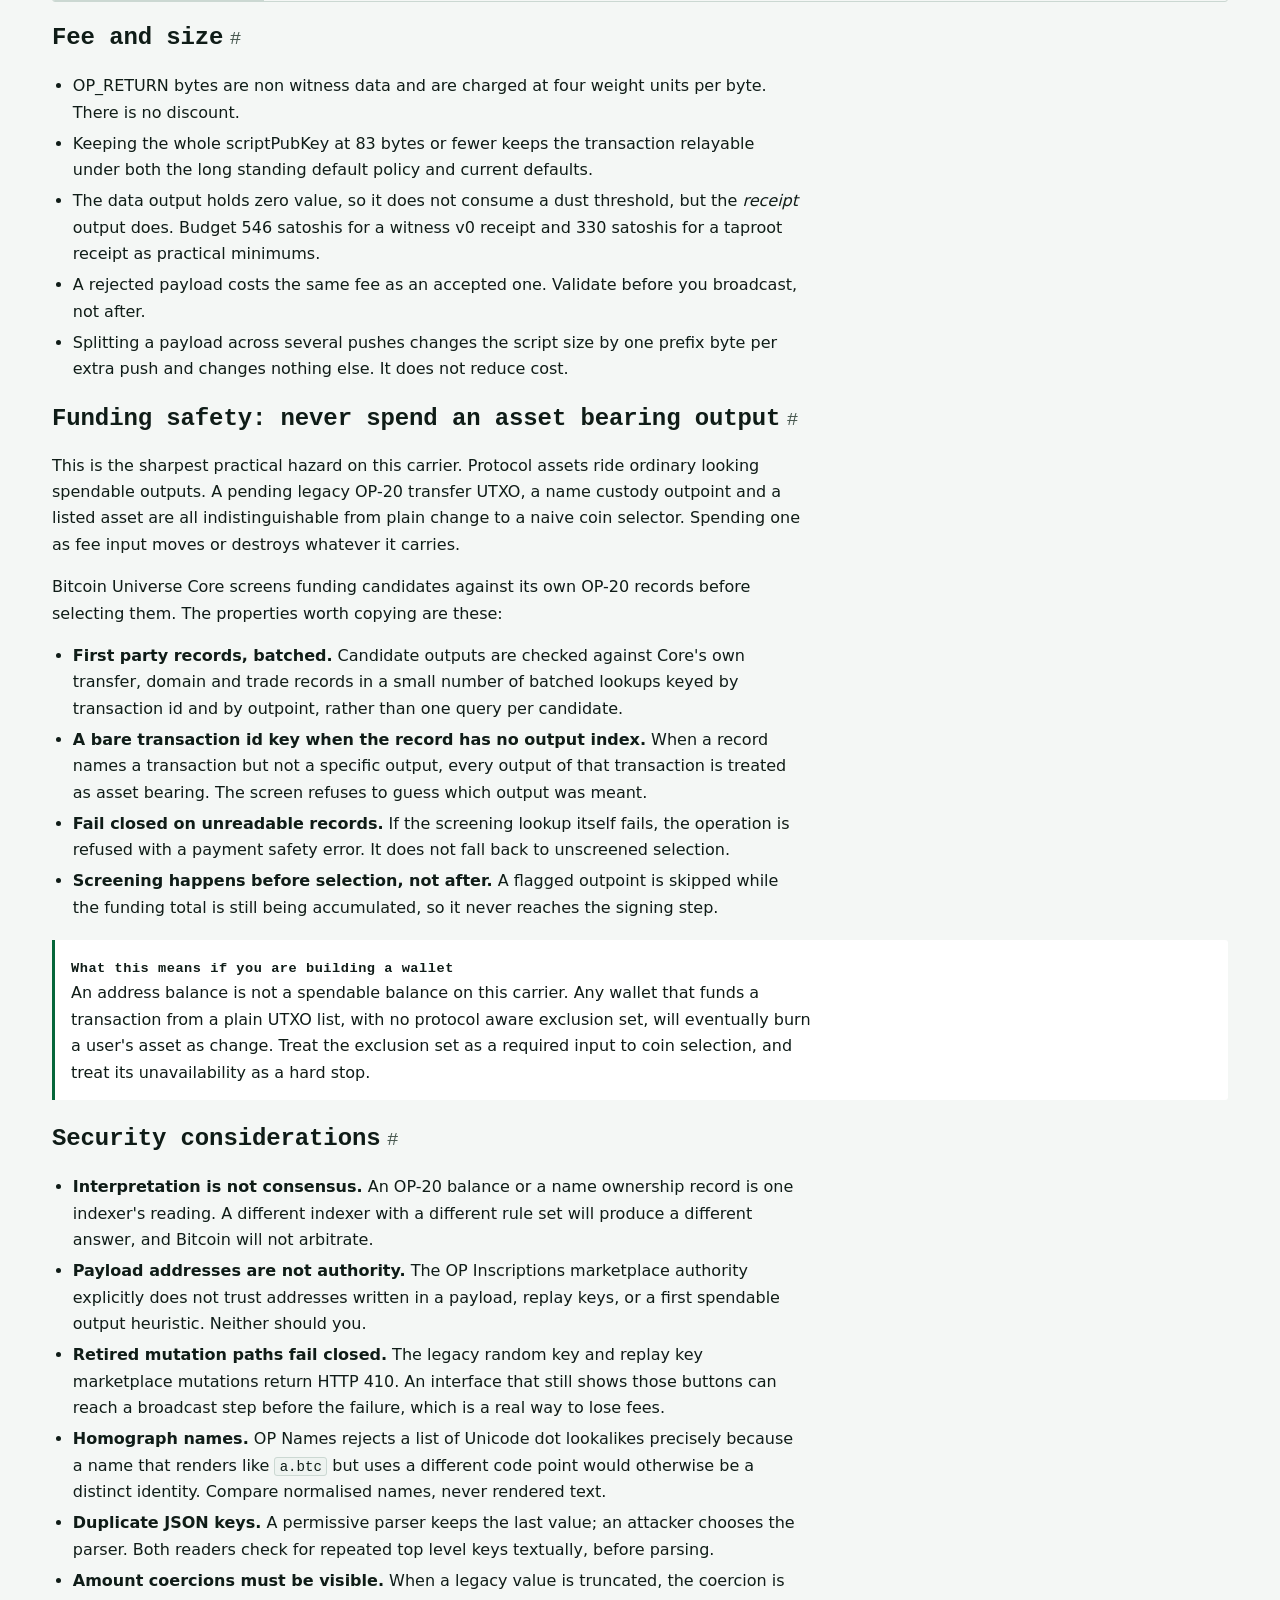
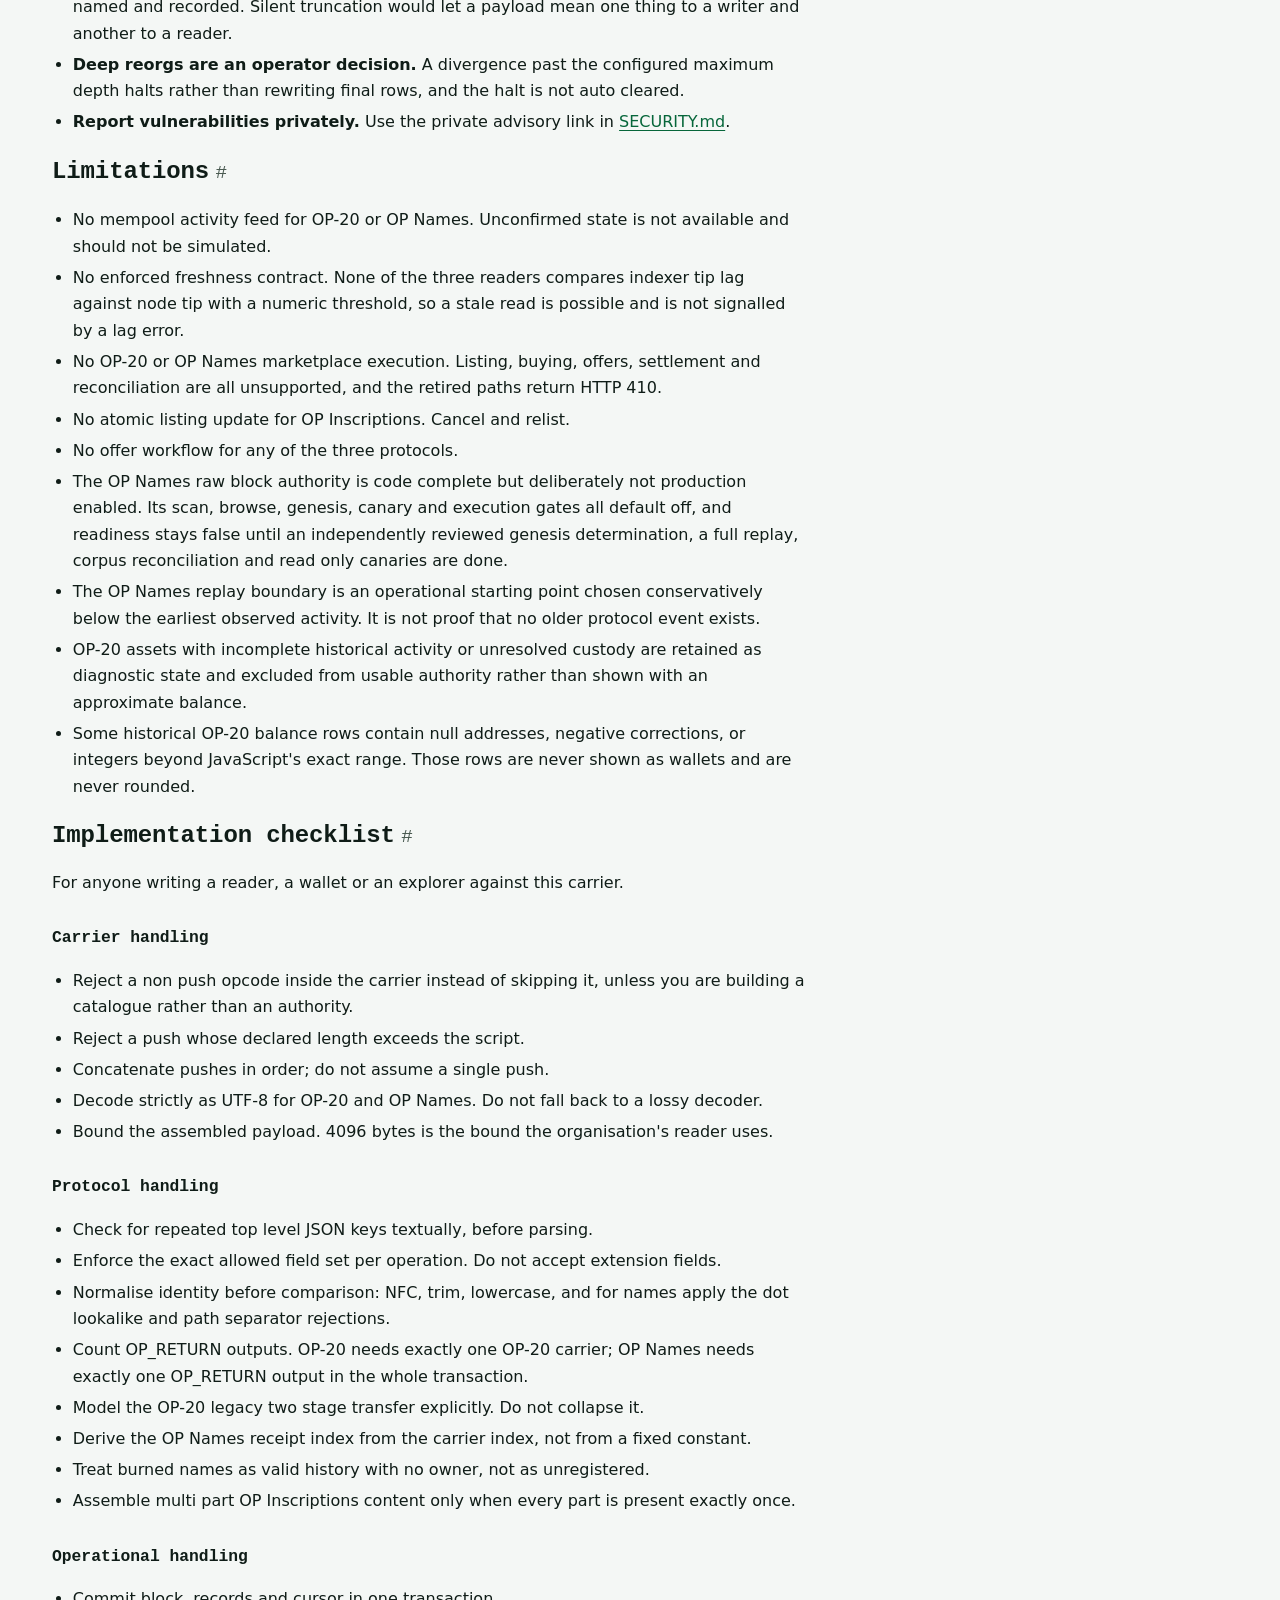
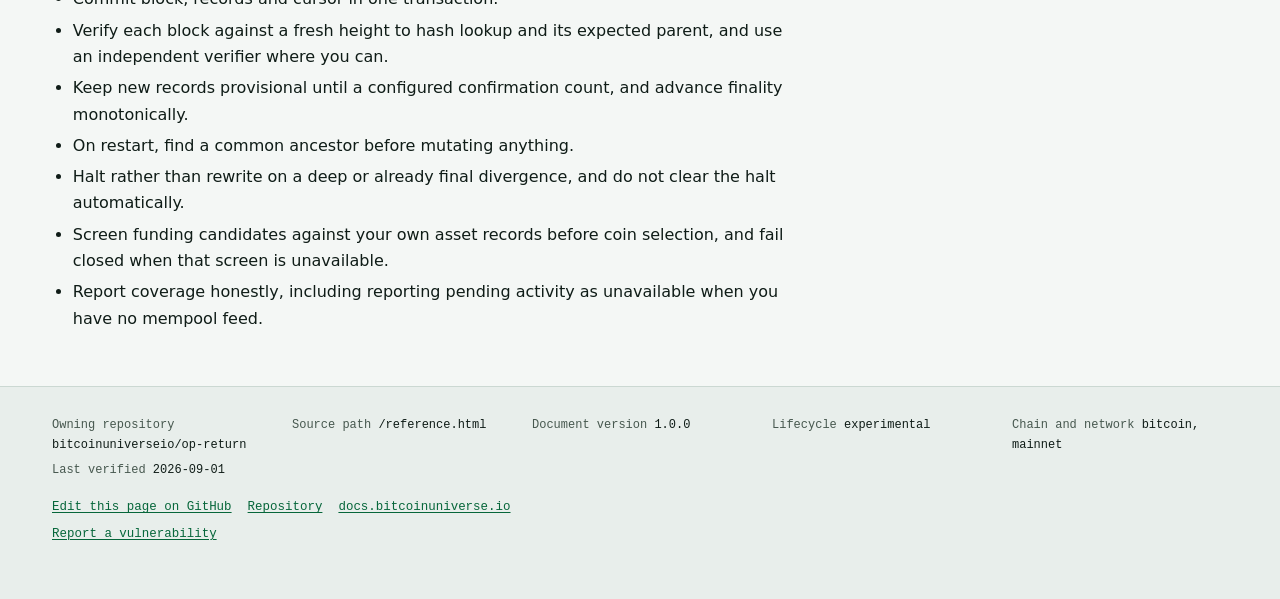
<file: reference.html>
<!doctype html>
<html lang="en">
<head>
<meta charset="utf-8">
<meta name="viewport" content="width=device-width,initial-scale=1">
<title>Reference: indexer semantics, security and limitations</title>
<meta name="description" content="Terminology, per-protocol indexer semantics for confirmation, mempool and reorg handling, fee and size considerations, security properties including funding UTXO screening, limitations and an implementation checklist.">
<link rel="canonical" href="https://bitcoinuniverseio.github.io/op-return/reference.html">
<meta name="theme-color" content="#050907" media="(prefers-color-scheme: dark)">
<meta name="theme-color" content="#f4f7f5" media="(prefers-color-scheme: light)">
<meta property="og:type" content="article">
<meta property="og:site_name" content="OP_RETURN protocol documentation">
<meta property="og:title" content="Reference: indexer semantics, security and limitations">
<meta property="og:description" content="How each of the three readers handles confirmation, mempool and reorgs, and what is deliberately not supported.">
<meta property="og:url" content="https://bitcoinuniverseio.github.io/op-return/reference.html">
<meta property="og:image" content="https://bitcoinuniverseio.github.io/op-return/og.svg">
<meta name="twitter:card" content="summary_large_image">
<link rel="icon" href="favicon.svg" type="image/svg+xml">
<link rel="stylesheet" href="styles.css">
</head>
<body>
<a class="skip" href="#main">Skip to content</a>

<header class="masthead">
  <div class="wrap masthead-inner">
    <a class="mark" href="index.html"><span class="glyph" aria-hidden="true">6a</span><span>OP_RETURN</span></a>
    <div class="toolbar">
      <div class="search">
        <label class="vh" for="site-search">Search this site</label>
        <input id="site-search" type="search" placeholder="Search, or press /" autocomplete="off" spellcheck="false" data-base="">
        <ul id="search-results" class="results"></ul>
      </div>
      <button id="theme-toggle" class="themebtn" type="button" hidden>theme</button>
    </div>
    <nav class="sitenav" aria-label="Main">
      <a href="index.html">Home</a>
      <a href="carrier.html">Carrier</a>
      <a href="spec.html">Specification</a>
      <a href="guide.html">Guide</a>
      <a href="reference.html" aria-current="page">Reference</a>
      <a href="vectors.html">Test vectors</a>
      <a href="decoder.html">Decoder</a>
      <a href="changelog.html">Changelog</a>
    </nav>
  </div>
</header>

<main id="main">

<div class="channel">
  <div class="wrap">
    <p class="eyebrow">Reference</p>
    <h1>How the readers behave.</h1>
    <p class="lede">Confirmation, mempool and reorg semantics differ sharply between the three protocols. So do their guarantees. This page states each one separately rather than averaging them into a comfortable summary.</p>
  </div>
</div>

<section>
  <div class="wrap">
    <nav class="toc" aria-label="On this page">
      <h2>On this page</h2>
      <ol>
        <li><a href="#terms">Terminology</a></li>
        <li><a href="#semantics">Indexer semantics</a></li>
        <li><a href="#fees">Fee and size</a></li>
        <li><a href="#screening">Funding safety</a></li>
        <li><a href="#security">Security considerations</a></li>
        <li><a href="#limits">Limitations</a></li>
        <li><a href="#checklist">Implementation checklist</a></li>
      </ol>
    </nav>

    <h2 id="terms">Terminology</h2>
    <div class="table-scroll">
      <table>
        <caption>Terms used consistently across this site</caption>
        <thead><tr><th scope="col">Term</th><th scope="col">Meaning</th></tr></thead>
        <tbody>
          <tr><th scope="row">Carrier</th><td>A single OP_RETURN output, including its opcode and every data push.</td></tr>
          <tr><th scope="row">Payload</th><td>The concatenation of the data pushed by every push in the carrier. Push boundaries carry no meaning.</td></tr>
          <tr><th scope="row">Reference</th><td>The normalised, NFC lowercase form of an OP-20 ticker. Identity is compared on the reference, never on the text as written.</td></tr>
          <tr><th scope="row">Receipt output</th><td>The spendable output that determines who owns the result of an OP Names registration or transfer.</td></tr>
          <tr><th scope="row">Address custody</th><td>An OP Names state where the owner is an address. The name moves only by an authorised explicit transfer.</td></tr>
          <tr><th scope="row">UTXO custody</th><td>An OP Names state where the owner is a specific outpoint. The name follows spends of that outpoint to output 0.</td></tr>
          <tr><th scope="row">Burned</th><td>An OP Names terminal state reached when a receipt or follow output cannot hold an owner. The registration stays valid history but has no owner.</td></tr>
          <tr><th scope="row">Evidence</th><td>A recognised but rejected payload, stored with its reason so the decision is auditable. Evidence never becomes an asset.</td></tr>
          <tr><th scope="row">Coercion</th><td>A recorded, named adjustment applied to a legacy value, for example truncating an all zero fraction from an amount. Coercions are reported, never silent.</td></tr>
          <tr><th scope="row">Provisional</th><td>An OP Inscriptions record that is indexed but not yet past the configured confirmation count, and is therefore still removable by a reorg.</td></tr>
          <tr><th scope="row">Fail closed</th><td>Refusing to act when the required proof is unavailable, rather than guessing. All three readers do this.</td></tr>
        </tbody>
      </table>
    </div>

    <h2 id="semantics">Indexer semantics</h2>

    <h3>Confirmation</h3>
    <div class="table-scroll">
      <table>
        <caption>Confirmation policy recorded per protocol</caption>
        <thead><tr><th scope="col"></th><th scope="col">OP-20</th><th scope="col">OP Names</th><th scope="col">OP Inscriptions</th></tr></thead>
        <tbody>
          <tr><th scope="row">Listing minimum confirmations</th><td>not applicable</td><td>not applicable</td><td>none recorded</td></tr>
          <tr><th scope="row">Settlement minimum confirmations</th><td>not applicable</td><td>not applicable</td><td class="yes">1</td></tr>
          <tr><th scope="row">Recorded policy</th><td>No supported marketplace mutation reaches a confirmed local state.</td><td>No supported marketplace mutation reaches a confirmed local state.</td><td>A fill is recorded only after the exact receipt spend, buyer receipt and seller payout are confirmed on-chain.</td></tr>
        </tbody>
      </table>
    </div>
    <p class="lead-col">For OP-20 and OP Names, protocol state itself still comes from confirmed transactions. The rows above describe marketplace lifecycle, which for those two protocols does not exist.</p>

    <h3>Mempool</h3>
    <ul class="lead-col">
      <li><strong>OP-20.</strong> Pending activity coverage is deliberately reported as <code>unavailable</code>. The authoritative ledger and public API expose confirmed state, and no exhaustive mempool activity feed exists behind them. An application must not present an unconfirmed OP-20 movement as fact.</li>
      <li><strong>OP Names.</strong> The same. Pending and mempool coverage is reported as unavailable. The raw block authority replays confirmed blocks only.</li>
      <li><strong>OP Inscriptions.</strong> Ownership for a marketplace mutation is re-resolved live through a mempool compatible Bitcoin API, so an in flight spend can be observed. Indexer tip lag is not compared with node tip, so freshness is not numerically enforced.</li>
    </ul>

    <h3>Reorg behaviour</h3>
    <div class="table-scroll">
      <table>
        <caption>Reorganisation handling</caption>
        <thead><tr><th scope="col"></th><th scope="col">Automatic reconciliation</th><th scope="col">Recorded policy</th></tr></thead>
        <tbody>
          <tr><th scope="row">OP-20</th><td class="no">no</td><td>The read-only feed has no local lifecycle reconciliation.</td></tr>
          <tr><th scope="row">OP Names</th><td class="no">no</td><td>The read-only feed has no local lifecycle reconciliation. The raw block authority itself does roll back: at every poll the durable tip is compared with the node, a shallow reorganisation is rolled back one block at a time against verified before-images, and a divergence beyond the configured maximum depth fails closed and leaves readiness false.</td></tr>
          <tr><th scope="row">OP Inscriptions</th><td class="yes">yes</td><td>The reconciler reopens receipts that are unspent on the active chain and marks conflicting spends stale. Restart reconciliation finds a common ancestor first; a bounded provisional suffix is deleted and replayed, and a deep or already final divergence persists a halt rather than rewriting authoritative rows.</td></tr>
        </tbody>
      </table>
    </div>

    <figure>
      <svg viewBox="0 0 760 220" role="img" aria-labelledby="reorg-title reorg-desc">
        <title id="reorg-title">How a reorganisation is handled by depth</title>
        <desc id="reorg-desc">A horizontal chain of blocks with a fork. Blocks below the finality line are final. A shallow divergence above the finality line is rolled back block by block and replayed on the replacement branch. A divergence that reaches below the finality line is not rewritten; instead the indexer records a halt and waits for an operator.</desc>
        <line x1="16" y1="150" x2="744" y2="150" class="dg-dash"/>
        <text x="16" y="168" class="dg-mute">finality line, advances monotonically after the configured confirmation count</text>

        <rect x="20" y="96" width="70" height="42" rx="3" class="dg-box"/><text x="34" y="122" class="dg-text">n-3</text>
        <rect x="100" y="96" width="70" height="42" rx="3" class="dg-box"/><text x="114" y="122" class="dg-text">n-2</text>
        <rect x="180" y="96" width="70" height="42" rx="3" class="dg-box"/><text x="194" y="122" class="dg-text">n-1</text>
        <line x1="90" y1="117" x2="100" y2="117" class="dg-line"/>
        <line x1="170" y1="117" x2="180" y2="117" class="dg-line"/>
        <line x1="250" y1="117" x2="262" y2="80" class="dg-line"/>
        <line x1="250" y1="117" x2="262" y2="154" class="dg-line"/>

        <rect x="264" y="56" width="80" height="42" rx="3" class="dg-op"/><text x="278" y="82" class="dg-text">n (a)</text>
        <rect x="354" y="56" width="80" height="42" rx="3" class="dg-op"/><text x="368" y="82" class="dg-text">n+1 (a)</text>
        <line x1="344" y1="77" x2="354" y2="77" class="dg-line"/>
        <text x="446" y="70" class="dg-accent">provisional suffix</text>
        <text x="446" y="86" class="dg-mute">deleted and replayed</text>

        <rect x="264" y="134" width="80" height="42" rx="3" class="dg-box"/><text x="278" y="160" class="dg-text">n (b)</text>
        <rect x="354" y="134" width="80" height="42" rx="3" class="dg-box"/><text x="368" y="160" class="dg-text">n+1 (b)</text>
        <rect x="444" y="134" width="80" height="42" rx="3" class="dg-box"/><text x="458" y="160" class="dg-text">n+2 (b)</text>
        <line x1="344" y1="155" x2="354" y2="155" class="dg-line"/>
        <line x1="434" y1="155" x2="444" y2="155" class="dg-line"/>
        <text x="536" y="150" class="dg-accent">replacement branch</text>
        <text x="536" y="166" class="dg-mute">applied after rollback</text>

        <text x="16" y="30" class="dg-text">Beyond the configured maximum depth: no rewrite, a halt is persisted</text>
        <text x="16" y="46" class="dg-mute">and readiness stays false until an operator investigates</text>
      </svg>
      <figcaption>Shallow divergence is repaired mechanically. Deep divergence is a human decision, not an automatic one.</figcaption>
    </figure>

    <h3>Sources of truth</h3>
    <div class="table-scroll">
      <table>
        <caption>Recorded source of truth per concern</caption>
        <thead><tr><th scope="col">Concern</th><th scope="col">OP-20 and OP Names</th><th scope="col">OP Inscriptions</th></tr></thead>
        <tbody>
          <tr><th scope="row">Order book</th><td>Read-only marketplace feed</td><td>Universe SQL OP inscription market orders</td></tr>
          <tr><th scope="row">Ownership</th><td>No supported mutation authority</td><td>Current title receipt resolved through a mempool compatible Bitcoin API</td></tr>
          <tr><th scope="row">Settlement</th><td>No supported settlement registration</td><td>Exact title outpoint spend and buyer receipt output observed through the Bitcoin API</td></tr>
          <tr><th scope="row">Protocol state</th><td>Protocol API with legacy fallback</td><td>Standalone OP Inscriptions indexer for catalogue reads</td></tr>
          <tr><th scope="row">Mutation gate</th><td>All legacy replay-key mutations are rejected</td><td>Live title receipt is re-resolved, but indexer tip lag is not compared with node tip</td></tr>
          <tr><th scope="row">Freshness enforcement</th><td class="no">none</td><td class="no">none numeric; ownership is checked per mutation</td></tr>
        </tbody>
      </table>
    </div>

    <h2 id="fees">Fee and size</h2>
    <ul class="lead-col">
      <li>OP_RETURN bytes are non witness data and are charged at four weight units per byte. There is no discount.</li>
      <li>Keeping the whole scriptPubKey at 83 bytes or fewer keeps the transaction relayable under both the long standing default policy and current defaults.</li>
      <li>The data output holds zero value, so it does not consume a dust threshold, but the <em>receipt</em> output does. Budget 546 satoshis for a witness v0 receipt and 330 satoshis for a taproot receipt as practical minimums.</li>
      <li>A rejected payload costs the same fee as an accepted one. Validate before you broadcast, not after.</li>
      <li>Splitting a payload across several pushes changes the script size by one prefix byte per extra push and changes nothing else. It does not reduce cost.</li>
    </ul>

    <h2 id="screening">Funding safety: never spend an asset bearing output</h2>
    <p class="lead-col">This is the sharpest practical hazard on this carrier. Protocol assets ride ordinary looking spendable outputs. A pending legacy OP-20 transfer UTXO, a name custody outpoint and a listed asset are all indistinguishable from plain change to a naive coin selector. Spending one as fee input moves or destroys whatever it carries.</p>

    <p class="lead-col">Bitcoin Universe Core screens funding candidates against its own OP-20 records before selecting them. The properties worth copying are these:</p>
    <ul class="lead-col">
      <li><strong>First party records, batched.</strong> Candidate outputs are checked against Core's own transfer, domain and trade records in a small number of batched lookups keyed by transaction id and by outpoint, rather than one query per candidate.</li>
      <li><strong>A bare transaction id key when the record has no output index.</strong> When a record names a transaction but not a specific output, every output of that transaction is treated as asset bearing. The screen refuses to guess which output was meant.</li>
      <li><strong>Fail closed on unreadable records.</strong> If the screening lookup itself fails, the operation is refused with a payment safety error. It does not fall back to unscreened selection.</li>
      <li><strong>Screening happens before selection, not after.</strong> A flagged outpoint is skipped while the funding total is still being accumulated, so it never reaches the signing step.</li>
    </ul>
    <div class="note">
      <strong>What this means if you are building a wallet</strong>
      <p>An address balance is not a spendable balance on this carrier. Any wallet that funds a transaction from a plain UTXO list, with no protocol aware exclusion set, will eventually burn a user's asset as change. Treat the exclusion set as a required input to coin selection, and treat its unavailability as a hard stop.</p>
    </div>

    <h2 id="security">Security considerations</h2>
    <ul class="lead-col">
      <li><strong>Interpretation is not consensus.</strong> An OP-20 balance or a name ownership record is one indexer's reading. A different indexer with a different rule set will produce a different answer, and Bitcoin will not arbitrate.</li>
      <li><strong>Payload addresses are not authority.</strong> The OP Inscriptions marketplace authority explicitly does not trust addresses written in a payload, replay keys, or a first spendable output heuristic. Neither should you.</li>
      <li><strong>Retired mutation paths fail closed.</strong> The legacy random key and replay key marketplace mutations return HTTP 410. An interface that still shows those buttons can reach a broadcast step before the failure, which is a real way to lose fees.</li>
      <li><strong>Homograph names.</strong> OP Names rejects a list of Unicode dot lookalikes precisely because a name that renders like <code>a.btc</code> but uses a different code point would otherwise be a distinct identity. Compare normalised names, never rendered text.</li>
      <li><strong>Duplicate JSON keys.</strong> A permissive parser keeps the last value; an attacker chooses the parser. Both readers check for repeated top level keys textually, before parsing.</li>
      <li><strong>Amount coercions must be visible.</strong> When a legacy value is truncated, the coercion is named and recorded. Silent truncation would let a payload mean one thing to a writer and another to a reader.</li>
      <li><strong>Deep reorgs are an operator decision.</strong> A divergence past the configured maximum depth halts rather than rewriting final rows, and the halt is not auto cleared.</li>
      <li><strong>Report vulnerabilities privately.</strong> Use the private advisory link in <a href="https://github.com/bitcoinuniverseio/op-return/blob/main/SECURITY.md">SECURITY.md</a>.</li>
    </ul>

    <h2 id="limits">Limitations</h2>
    <ul class="lead-col">
      <li>No mempool activity feed for OP-20 or OP Names. Unconfirmed state is not available and should not be simulated.</li>
      <li>No enforced freshness contract. None of the three readers compares indexer tip lag against node tip with a numeric threshold, so a stale read is possible and is not signalled by a lag error.</li>
      <li>No OP-20 or OP Names marketplace execution. Listing, buying, offers, settlement and reconciliation are all unsupported, and the retired paths return HTTP 410.</li>
      <li>No atomic listing update for OP Inscriptions. Cancel and relist.</li>
      <li>No offer workflow for any of the three protocols.</li>
      <li>The OP Names raw block authority is code complete but deliberately not production enabled. Its scan, browse, genesis, canary and execution gates all default off, and readiness stays false until an independently reviewed genesis determination, a full replay, corpus reconciliation and read only canaries are done.</li>
      <li>The OP Names replay boundary is an operational starting point chosen conservatively below the earliest observed activity. It is not proof that no older protocol event exists.</li>
      <li>OP-20 assets with incomplete historical activity or unresolved custody are retained as diagnostic state and excluded from usable authority rather than shown with an approximate balance.</li>
      <li>Some historical OP-20 balance rows contain null addresses, negative corrections, or integers beyond JavaScript's exact range. Those rows are never shown as wallets and are never rounded.</li>
    </ul>

    <h2 id="checklist">Implementation checklist</h2>
    <p class="lead-col">For anyone writing a reader, a wallet or an explorer against this carrier.</p>
    <h3>Carrier handling</h3>
    <ul class="lead-col">
      <li>Reject a non push opcode inside the carrier instead of skipping it, unless you are building a catalogue rather than an authority.</li>
      <li>Reject a push whose declared length exceeds the script.</li>
      <li>Concatenate pushes in order; do not assume a single push.</li>
      <li>Decode strictly as UTF-8 for OP-20 and OP Names. Do not fall back to a lossy decoder.</li>
      <li>Bound the assembled payload. 4096 bytes is the bound the organisation's reader uses.</li>
    </ul>
    <h3>Protocol handling</h3>
    <ul class="lead-col">
      <li>Check for repeated top level JSON keys textually, before parsing.</li>
      <li>Enforce the exact allowed field set per operation. Do not accept extension fields.</li>
      <li>Normalise identity before comparison: NFC, trim, lowercase, and for names apply the dot lookalike and path separator rejections.</li>
      <li>Count OP_RETURN outputs. OP-20 needs exactly one OP-20 carrier; OP Names needs exactly one OP_RETURN output in the whole transaction.</li>
      <li>Model the OP-20 legacy two stage transfer explicitly. Do not collapse it.</li>
      <li>Derive the OP Names receipt index from the carrier index, not from a fixed constant.</li>
      <li>Treat burned names as valid history with no owner, not as unregistered.</li>
      <li>Assemble multi part OP Inscriptions content only when every part is present exactly once.</li>
    </ul>
    <h3>Operational handling</h3>
    <ul class="lead-col">
      <li>Commit block, records and cursor in one transaction.</li>
      <li>Verify each block against a fresh height to hash lookup and its expected parent, and use an independent verifier where you can.</li>
      <li>Keep new records provisional until a configured confirmation count, and advance finality monotonically.</li>
      <li>On restart, find a common ancestor before mutating anything.</li>
      <li>Halt rather than rewrite on a deep or already final divergence, and do not clear the halt automatically.</li>
      <li>Screen funding candidates against your own asset records before coin selection, and fail closed when that screen is unavailable.</li>
      <li>Report coverage honestly, including reporting pending activity as unavailable when you have no mempool feed.</li>
    </ul>
  </div>
</section>

</main>

<footer>
  <div class="wrap">
    <div class="meta">
      <div><b>Owning repository</b> <span>bitcoinuniverseio/op-return</span></div>
      <div><b>Source path</b> <span>/reference.html</span></div>
      <div><b>Document version</b> <span>1.0.0</span></div>
      <div><b>Lifecycle</b> <span>experimental</span></div>
      <div><b>Chain and network</b> <span>bitcoin, mainnet</span></div>
      <div><b>Last verified</b> <span>2026-09-01</span></div>
    </div>
    <p class="links">
      <a href="https://github.com/bitcoinuniverseio/op-return/edit/main/reference.html">Edit this page on GitHub</a>
      <a href="https://github.com/bitcoinuniverseio/op-return">Repository</a>
      <a href="https://docs.bitcoinuniverse.io">docs.bitcoinuniverse.io</a>
      <a href="https://github.com/bitcoinuniverseio/op-return/blob/main/SECURITY.md">Report a vulnerability</a>
    </p>
  </div>
</footer>

<script src="site.js" defer></script>
</body>
</html>
</file>
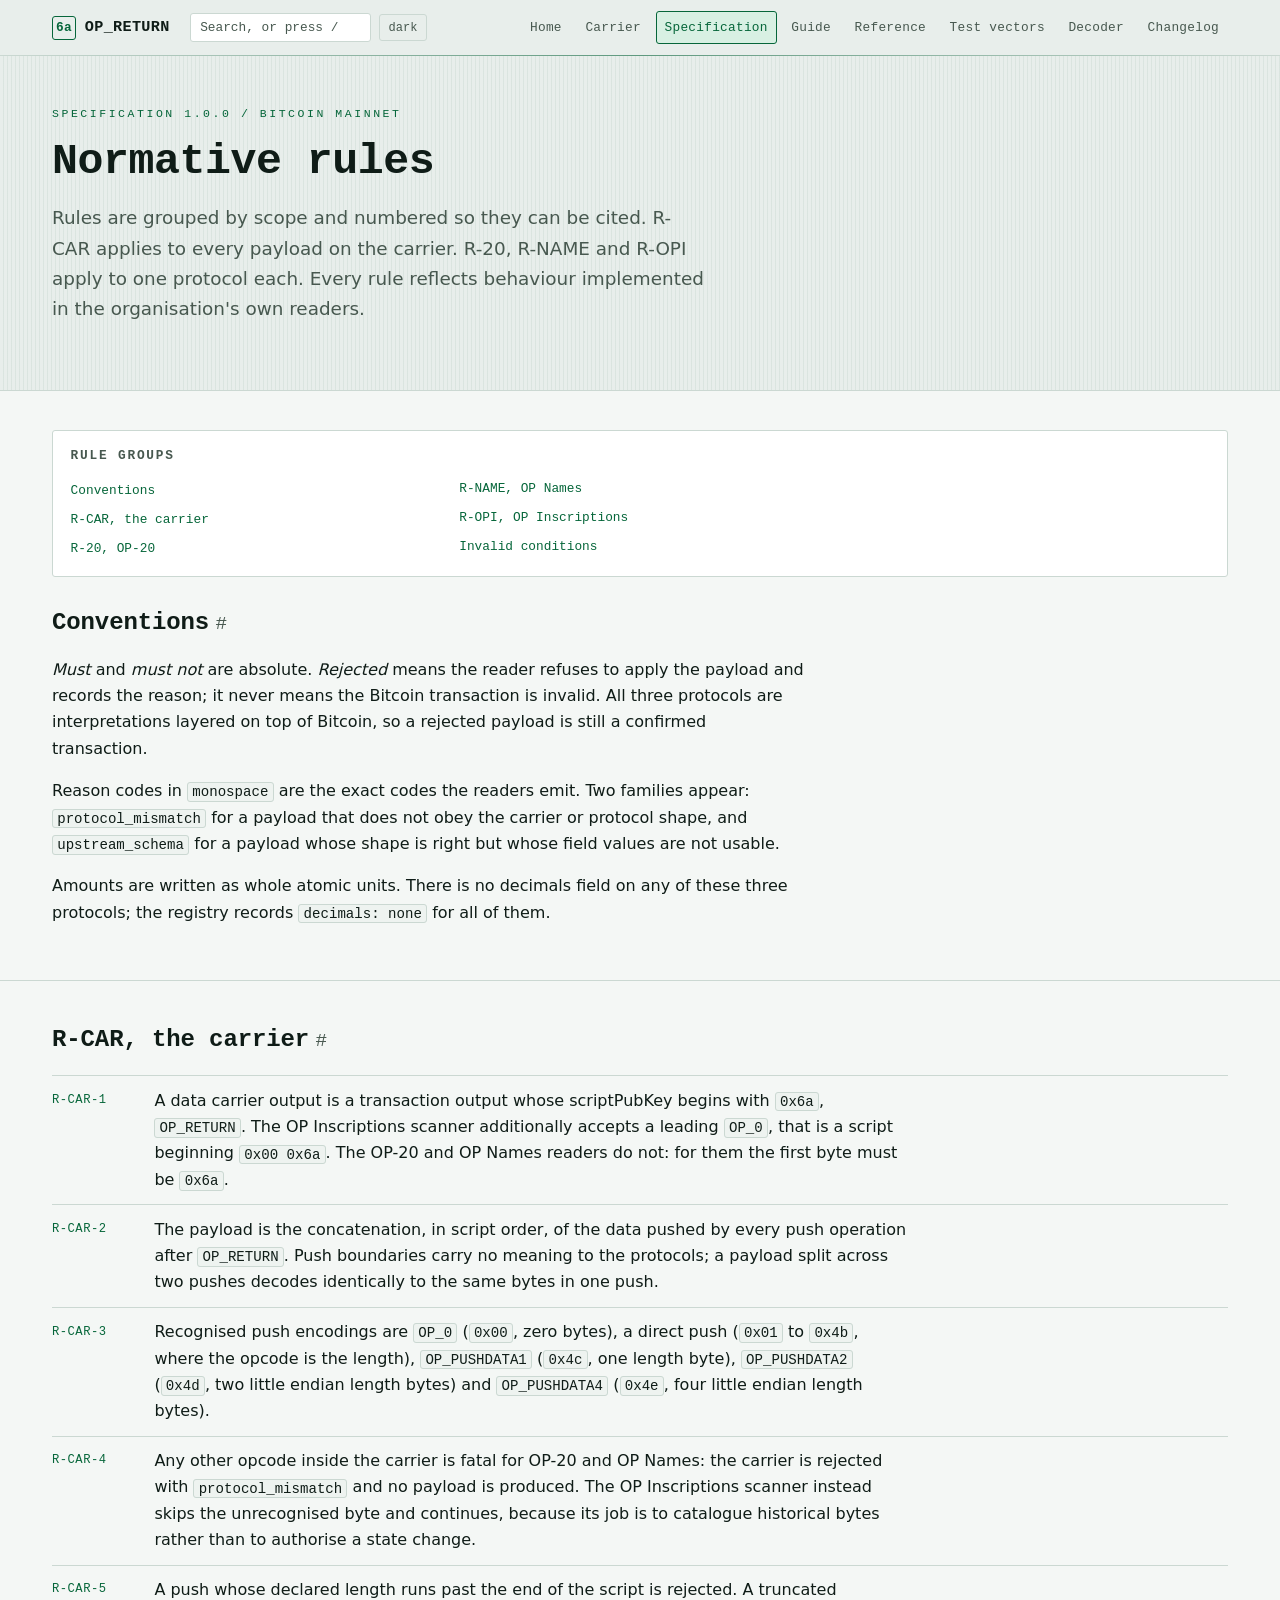
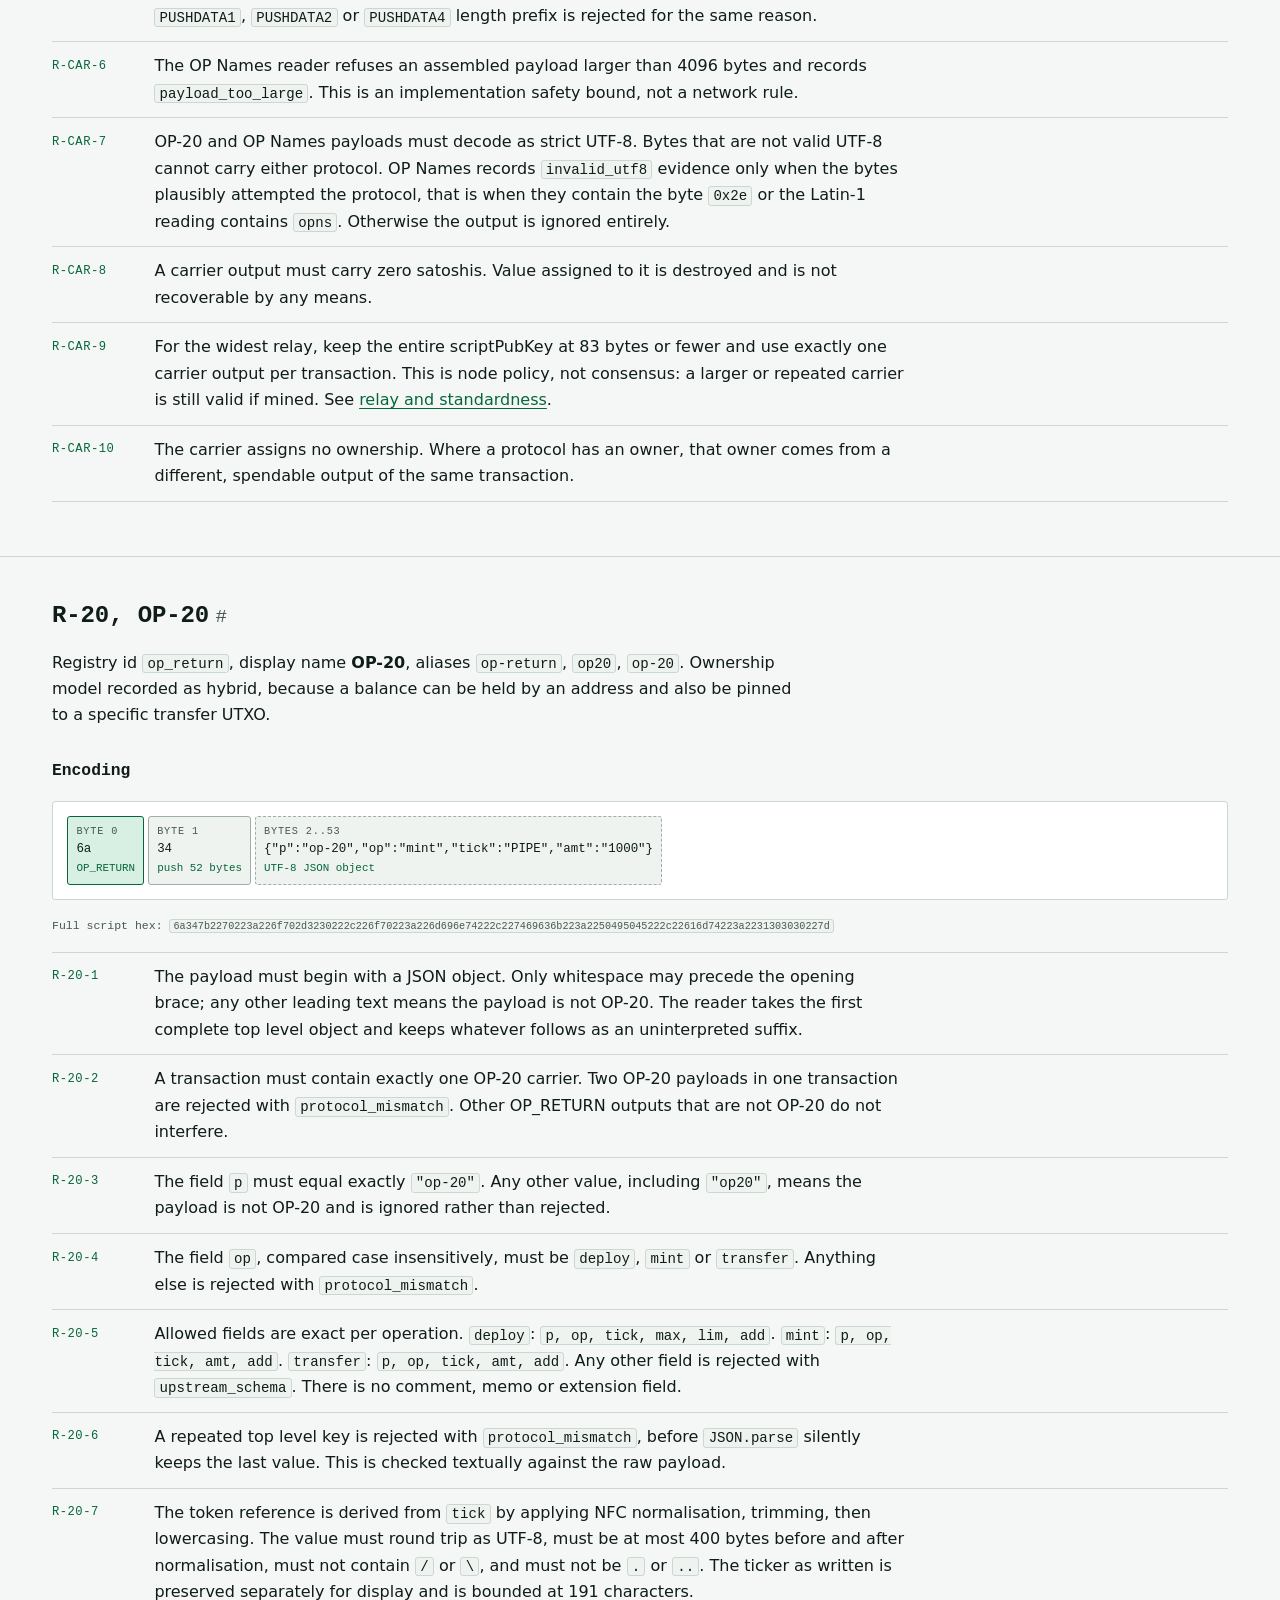
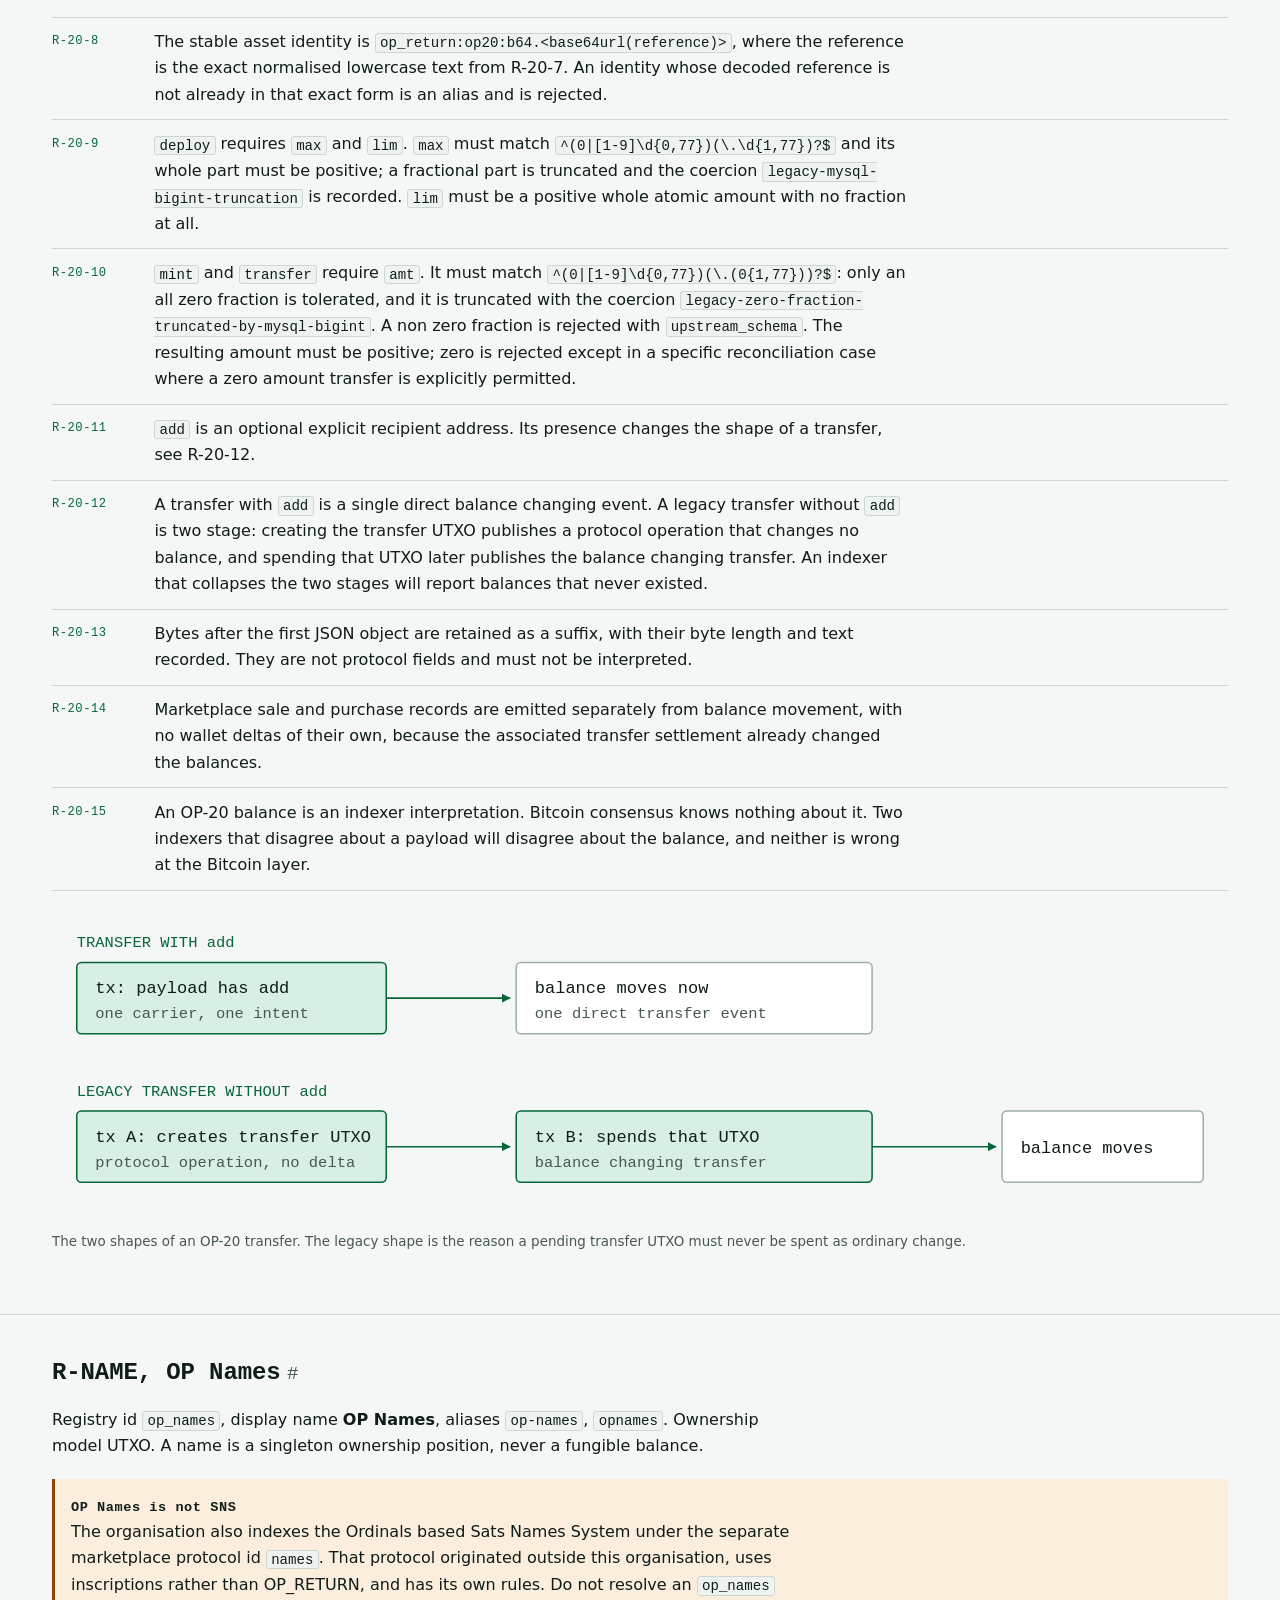
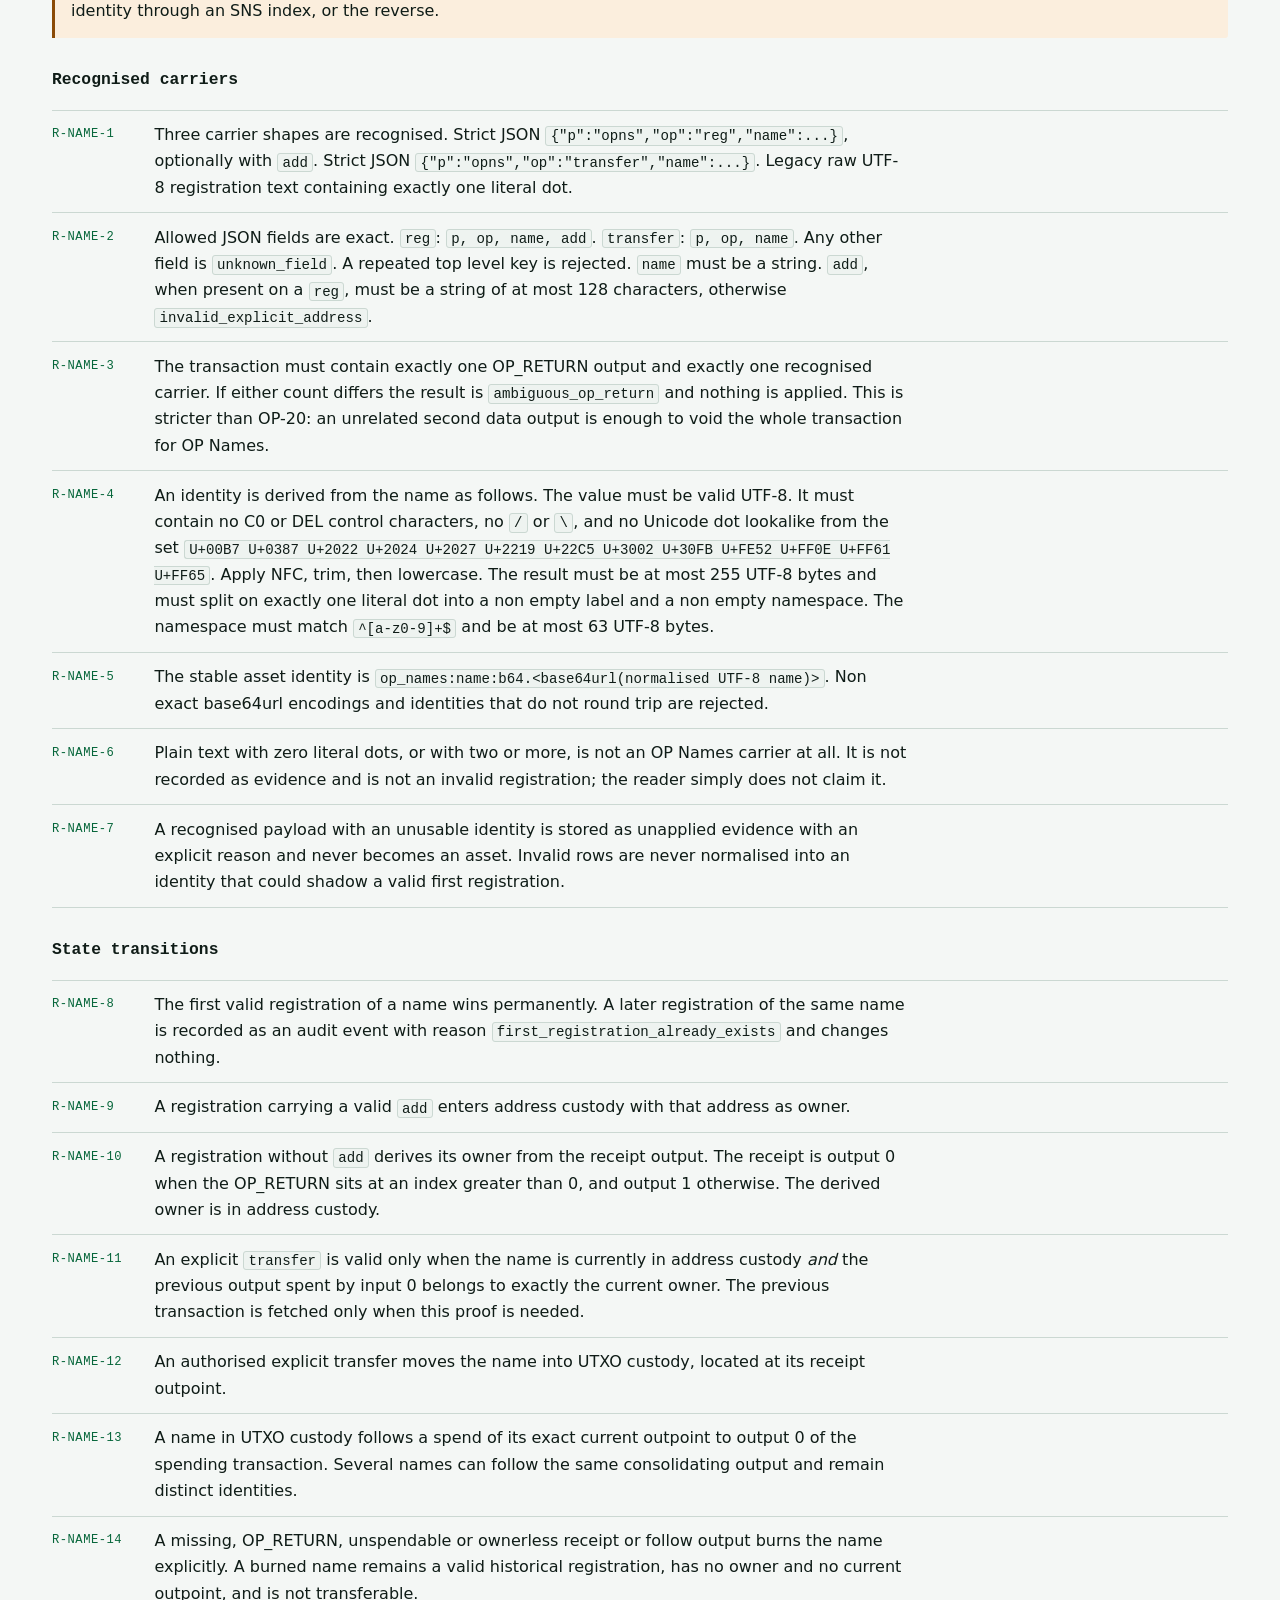
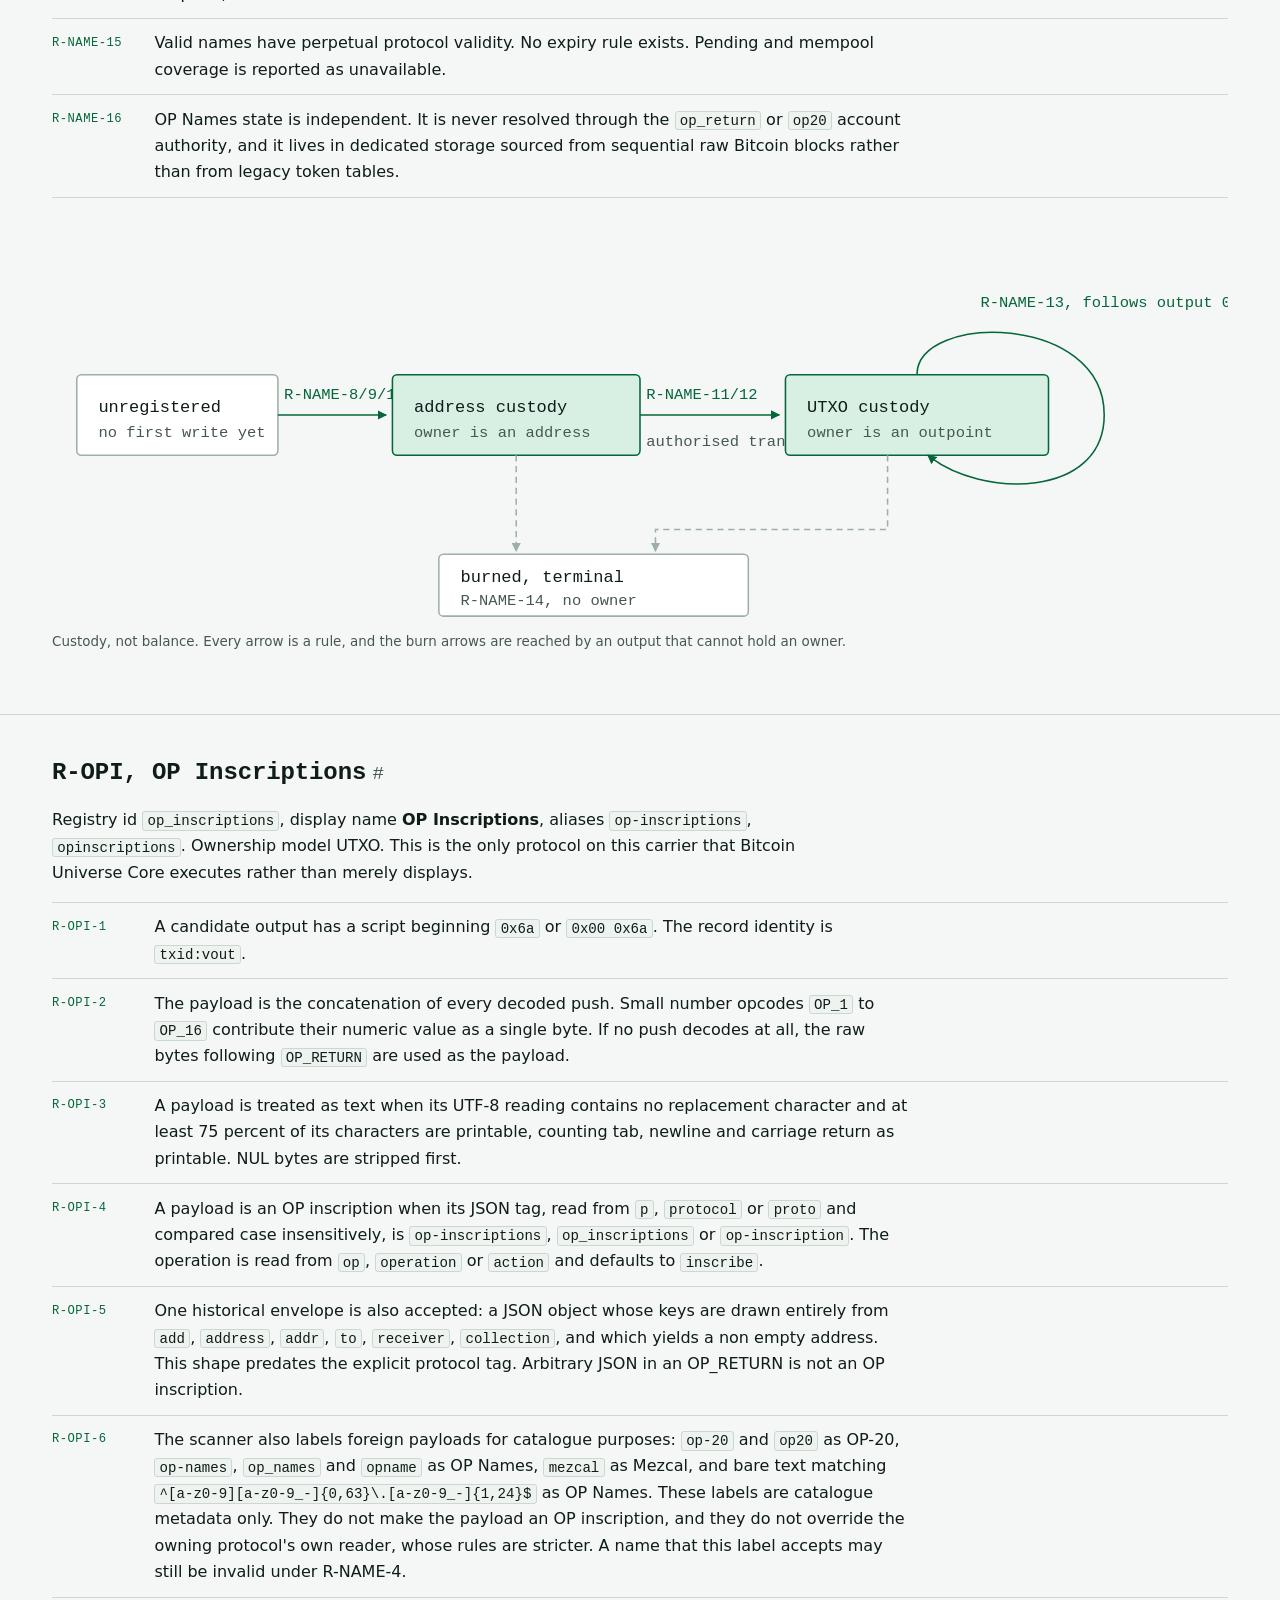
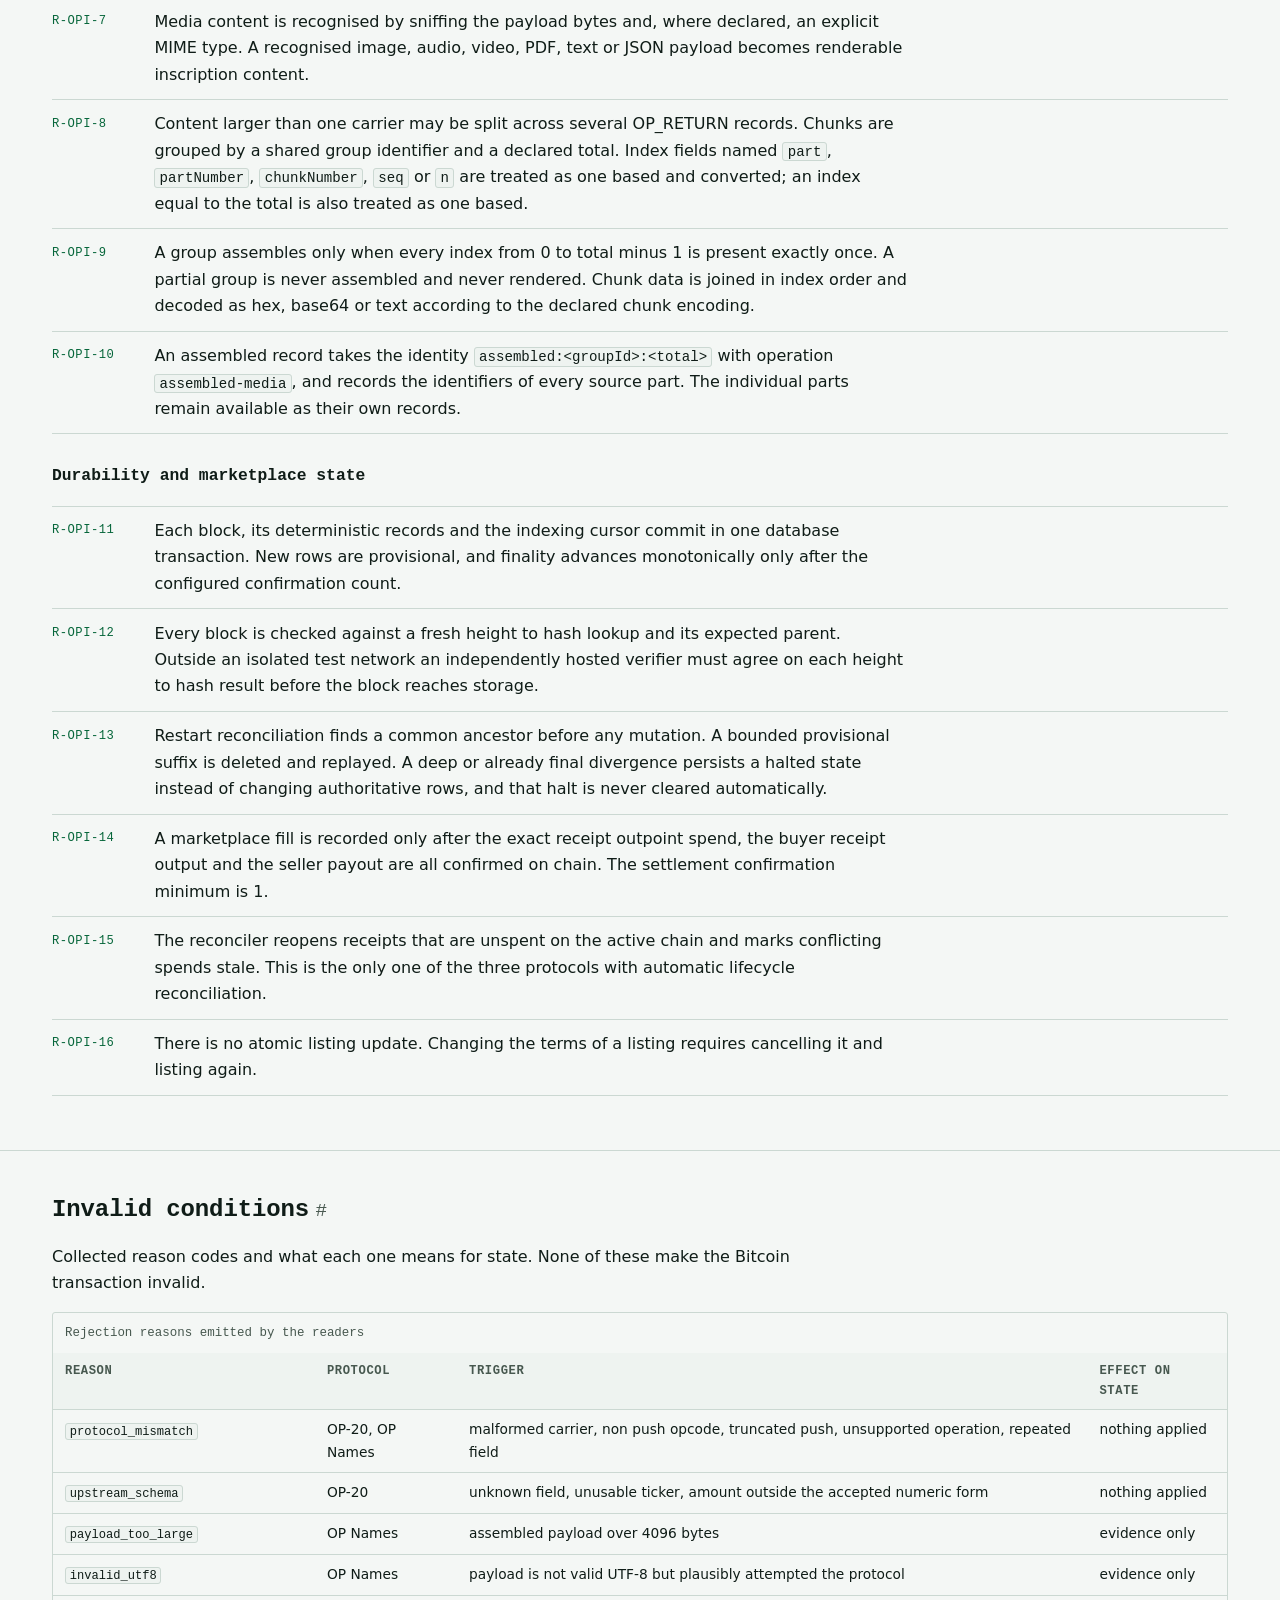
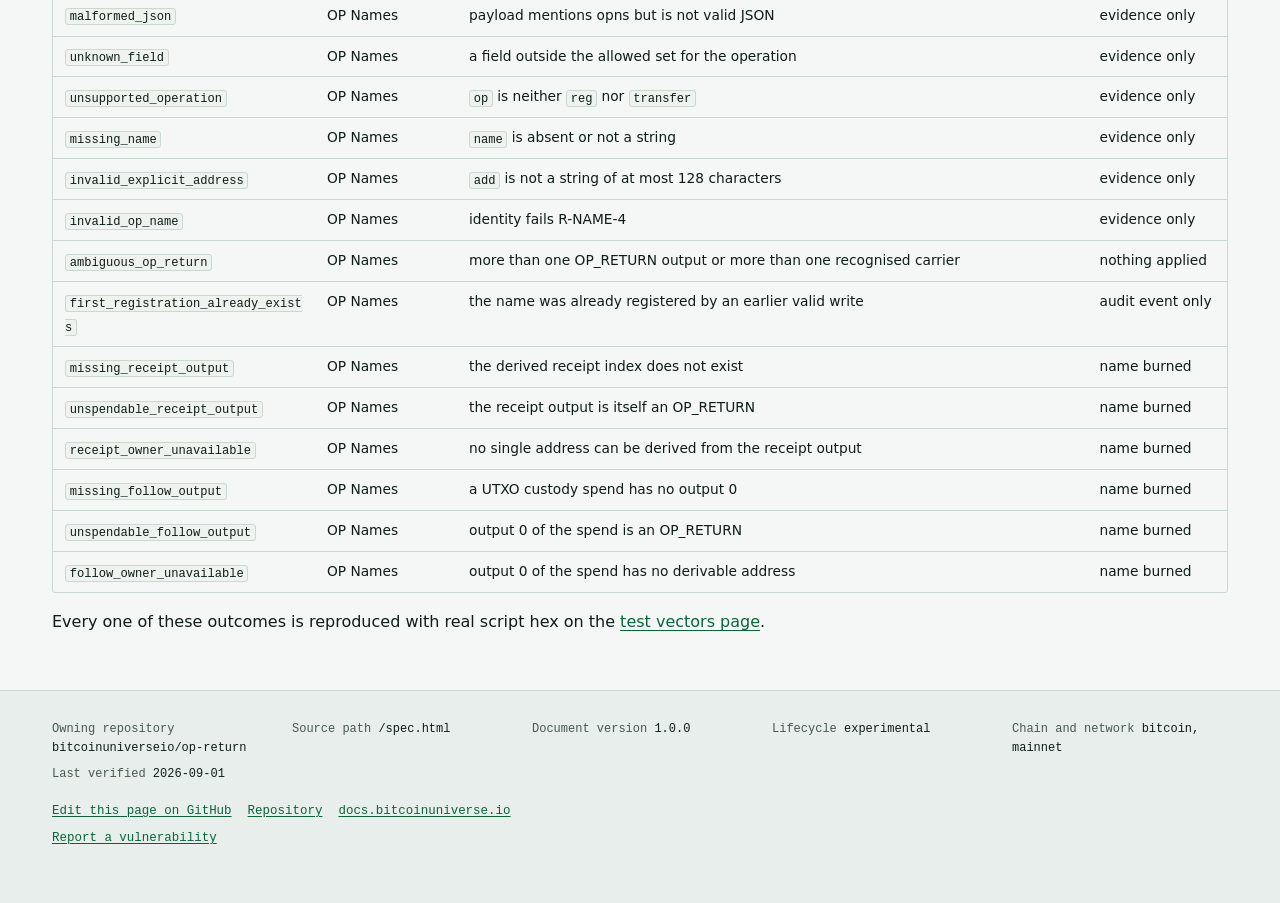
<file: spec.html>
<!doctype html>
<html lang="en">
<head>
<meta charset="utf-8">
<meta name="viewport" content="width=device-width,initial-scale=1">
<title>Specification: OP_RETURN carrier, OP-20, OP Names, OP Inscriptions</title>
<meta name="description" content="Numbered normative rules for the OP_RETURN data carrier and the three protocols Bitcoin Universe indexes on it: OP-20 token encoding, OP Names identity and custody, and OP Inscriptions content records.">
<link rel="canonical" href="https://bitcoinuniverseio.github.io/op-return/spec.html">
<meta name="theme-color" content="#050907" media="(prefers-color-scheme: dark)">
<meta name="theme-color" content="#f4f7f5" media="(prefers-color-scheme: light)">
<meta property="og:type" content="article">
<meta property="og:site_name" content="OP_RETURN protocol documentation">
<meta property="og:title" content="Specification: OP_RETURN carrier, OP-20, OP Names, OP Inscriptions">
<meta property="og:description" content="Numbered normative rules for the carrier and the three protocols that ride on it.">
<meta property="og:url" content="https://bitcoinuniverseio.github.io/op-return/spec.html">
<meta property="og:image" content="https://bitcoinuniverseio.github.io/op-return/og.svg">
<meta name="twitter:card" content="summary_large_image">
<link rel="icon" href="favicon.svg" type="image/svg+xml">
<link rel="stylesheet" href="styles.css">
</head>
<body>
<a class="skip" href="#main">Skip to content</a>

<header class="masthead">
  <div class="wrap masthead-inner">
    <a class="mark" href="index.html"><span class="glyph" aria-hidden="true">6a</span><span>OP_RETURN</span></a>
    <div class="toolbar">
      <div class="search">
        <label class="vh" for="site-search">Search this site</label>
        <input id="site-search" type="search" placeholder="Search, or press /" autocomplete="off" spellcheck="false" data-base="">
        <ul id="search-results" class="results"></ul>
      </div>
      <button id="theme-toggle" class="themebtn" type="button" hidden>theme</button>
    </div>
    <nav class="sitenav" aria-label="Main">
      <a href="index.html">Home</a>
      <a href="carrier.html">Carrier</a>
      <a href="spec.html" aria-current="page">Specification</a>
      <a href="guide.html">Guide</a>
      <a href="reference.html">Reference</a>
      <a href="vectors.html">Test vectors</a>
      <a href="decoder.html">Decoder</a>
      <a href="changelog.html">Changelog</a>
    </nav>
  </div>
</header>

<main id="main">

<div class="channel">
  <div class="wrap">
    <p class="eyebrow">Specification 1.0.0 / bitcoin mainnet</p>
    <h1>Normative rules</h1>
    <p class="lede">Rules are grouped by scope and numbered so they can be cited. R-CAR applies to every payload on the carrier. R-20, R-NAME and R-OPI apply to one protocol each. Every rule reflects behaviour implemented in the organisation's own readers.</p>
  </div>
</div>

<section>
  <div class="wrap">
    <nav class="toc" aria-label="On this page">
      <h2>Rule groups</h2>
      <ol>
        <li><a href="#conventions">Conventions</a></li>
        <li><a href="#carrier">R-CAR, the carrier</a></li>
        <li><a href="#op20">R-20, OP-20</a></li>
        <li><a href="#opnames">R-NAME, OP Names</a></li>
        <li><a href="#opinscriptions">R-OPI, OP Inscriptions</a></li>
        <li><a href="#invalid">Invalid conditions</a></li>
      </ol>
    </nav>

    <h2 id="conventions">Conventions</h2>
    <p class="lead-col"><em>Must</em> and <em>must not</em> are absolute. <em>Rejected</em> means the reader refuses to apply the payload and records the reason; it never means the Bitcoin transaction is invalid. All three protocols are interpretations layered on top of Bitcoin, so a rejected payload is still a confirmed transaction.</p>
    <p class="lead-col">Reason codes in <code>monospace</code> are the exact codes the readers emit. Two families appear: <code>protocol_mismatch</code> for a payload that does not obey the carrier or protocol shape, and <code>upstream_schema</code> for a payload whose shape is right but whose field values are not usable.</p>
    <p class="lead-col">Amounts are written as whole atomic units. There is no decimals field on any of these three protocols; the registry records <code>decimals: none</code> for all of them.</p>
  </div>
</section>

<section aria-labelledby="carrier">
  <div class="wrap">
    <h2 id="carrier">R-CAR, the carrier</h2>
    <ol class="rules">
      <li><span class="rid">R-CAR-1</span><div class="rbody"><p>A data carrier output is a transaction output whose scriptPubKey begins with <code>0x6a</code>, <code>OP_RETURN</code>. The OP Inscriptions scanner additionally accepts a leading <code>OP_0</code>, that is a script beginning <code>0x00 0x6a</code>. The OP-20 and OP Names readers do not: for them the first byte must be <code>0x6a</code>.</p></div></li>
      <li><span class="rid">R-CAR-2</span><div class="rbody"><p>The payload is the concatenation, in script order, of the data pushed by every push operation after <code>OP_RETURN</code>. Push boundaries carry no meaning to the protocols; a payload split across two pushes decodes identically to the same bytes in one push.</p></div></li>
      <li><span class="rid">R-CAR-3</span><div class="rbody"><p>Recognised push encodings are <code>OP_0</code> (<code>0x00</code>, zero bytes), a direct push (<code>0x01</code> to <code>0x4b</code>, where the opcode is the length), <code>OP_PUSHDATA1</code> (<code>0x4c</code>, one length byte), <code>OP_PUSHDATA2</code> (<code>0x4d</code>, two little endian length bytes) and <code>OP_PUSHDATA4</code> (<code>0x4e</code>, four little endian length bytes).</p></div></li>
      <li><span class="rid">R-CAR-4</span><div class="rbody"><p>Any other opcode inside the carrier is fatal for OP-20 and OP Names: the carrier is rejected with <code>protocol_mismatch</code> and no payload is produced. The OP Inscriptions scanner instead skips the unrecognised byte and continues, because its job is to catalogue historical bytes rather than to authorise a state change.</p></div></li>
      <li><span class="rid">R-CAR-5</span><div class="rbody"><p>A push whose declared length runs past the end of the script is rejected. A truncated <code>PUSHDATA1</code>, <code>PUSHDATA2</code> or <code>PUSHDATA4</code> length prefix is rejected for the same reason.</p></div></li>
      <li><span class="rid">R-CAR-6</span><div class="rbody"><p>The OP Names reader refuses an assembled payload larger than 4096 bytes and records <code>payload_too_large</code>. This is an implementation safety bound, not a network rule.</p></div></li>
      <li><span class="rid">R-CAR-7</span><div class="rbody"><p>OP-20 and OP Names payloads must decode as strict UTF-8. Bytes that are not valid UTF-8 cannot carry either protocol. OP Names records <code>invalid_utf8</code> evidence only when the bytes plausibly attempted the protocol, that is when they contain the byte <code>0x2e</code> or the Latin-1 reading contains <code>opns</code>. Otherwise the output is ignored entirely.</p></div></li>
      <li><span class="rid">R-CAR-8</span><div class="rbody"><p>A carrier output must carry zero satoshis. Value assigned to it is destroyed and is not recoverable by any means.</p></div></li>
      <li><span class="rid">R-CAR-9</span><div class="rbody"><p>For the widest relay, keep the entire scriptPubKey at 83 bytes or fewer and use exactly one carrier output per transaction. This is node policy, not consensus: a larger or repeated carrier is still valid if mined. See <a href="carrier.html#relay">relay and standardness</a>.</p></div></li>
      <li><span class="rid">R-CAR-10</span><div class="rbody"><p>The carrier assigns no ownership. Where a protocol has an owner, that owner comes from a different, spendable output of the same transaction.</p></div></li>
    </ol>
  </div>
</section>

<section aria-labelledby="op20">
  <div class="wrap">
    <h2 id="op20">R-20, OP-20</h2>
    <p class="lead-col">Registry id <code>op_return</code>, display name <strong>OP-20</strong>, aliases <code>op-return</code>, <code>op20</code>, <code>op-20</code>. Ownership model recorded as hybrid, because a balance can be held by an address and also be pinned to a specific transfer UTXO.</p>

    <h3>Encoding</h3>
    <div class="frame-scroll">
      <div class="frame">
        <div class="frame-row">
          <div class="fld op"><span class="off">byte 0</span><span class="val">6a</span><span class="nm">OP_RETURN</span></div>
          <div class="fld"><span class="off">byte 1</span><span class="val">34</span><span class="nm">push 52 bytes</span></div>
          <div class="fld pay"><span class="off">bytes 2..53</span><span class="val">{"p":"op-20","op":"mint","tick":"PIPE","amt":"1000"}</span><span class="nm">UTF-8 JSON object</span></div>
        </div>
      </div>
    </div>
    <p class="legend">Full script hex: <code class="hex">6a347b2270223a226f702d3230222c226f70223a226d696e74222c227469636b223a2250495045222c22616d74223a2231303030227d</code></p>

    <ol class="rules">
      <li><span class="rid">R-20-1</span><div class="rbody"><p>The payload must begin with a JSON object. Only whitespace may precede the opening brace; any other leading text means the payload is not OP-20. The reader takes the first complete top level object and keeps whatever follows as an uninterpreted suffix.</p></div></li>
      <li><span class="rid">R-20-2</span><div class="rbody"><p>A transaction must contain exactly one OP-20 carrier. Two OP-20 payloads in one transaction are rejected with <code>protocol_mismatch</code>. Other OP_RETURN outputs that are not OP-20 do not interfere.</p></div></li>
      <li><span class="rid">R-20-3</span><div class="rbody"><p>The field <code>p</code> must equal exactly <code>"op-20"</code>. Any other value, including <code>"op20"</code>, means the payload is not OP-20 and is ignored rather than rejected.</p></div></li>
      <li><span class="rid">R-20-4</span><div class="rbody"><p>The field <code>op</code>, compared case insensitively, must be <code>deploy</code>, <code>mint</code> or <code>transfer</code>. Anything else is rejected with <code>protocol_mismatch</code>.</p></div></li>
      <li><span class="rid">R-20-5</span><div class="rbody"><p>Allowed fields are exact per operation. <code>deploy</code>: <code>p, op, tick, max, lim, add</code>. <code>mint</code>: <code>p, op, tick, amt, add</code>. <code>transfer</code>: <code>p, op, tick, amt, add</code>. Any other field is rejected with <code>upstream_schema</code>. There is no comment, memo or extension field.</p></div></li>
      <li><span class="rid">R-20-6</span><div class="rbody"><p>A repeated top level key is rejected with <code>protocol_mismatch</code>, before <code>JSON.parse</code> silently keeps the last value. This is checked textually against the raw payload.</p></div></li>
      <li><span class="rid">R-20-7</span><div class="rbody"><p>The token reference is derived from <code>tick</code> by applying NFC normalisation, trimming, then lowercasing. The value must round trip as UTF-8, must be at most 400 bytes before and after normalisation, must not contain <code>/</code> or <code>\</code>, and must not be <code>.</code> or <code>..</code>. The ticker as written is preserved separately for display and is bounded at 191 characters.</p></div></li>
      <li><span class="rid">R-20-8</span><div class="rbody"><p>The stable asset identity is <code>op_return:op20:b64.&lt;base64url(reference)&gt;</code>, where the reference is the exact normalised lowercase text from R-20-7. An identity whose decoded reference is not already in that exact form is an alias and is rejected.</p></div></li>
      <li><span class="rid">R-20-9</span><div class="rbody"><p><code>deploy</code> requires <code>max</code> and <code>lim</code>. <code>max</code> must match <code>^(0|[1-9]\d{0,77})(\.\d{1,77})?$</code> and its whole part must be positive; a fractional part is truncated and the coercion <code>legacy-mysql-bigint-truncation</code> is recorded. <code>lim</code> must be a positive whole atomic amount with no fraction at all.</p></div></li>
      <li><span class="rid">R-20-10</span><div class="rbody"><p><code>mint</code> and <code>transfer</code> require <code>amt</code>. It must match <code>^(0|[1-9]\d{0,77})(\.(0{1,77}))?$</code>: only an all zero fraction is tolerated, and it is truncated with the coercion <code>legacy-zero-fraction-truncated-by-mysql-bigint</code>. A non zero fraction is rejected with <code>upstream_schema</code>. The resulting amount must be positive; zero is rejected except in a specific reconciliation case where a zero amount transfer is explicitly permitted.</p></div></li>
      <li><span class="rid">R-20-11</span><div class="rbody"><p><code>add</code> is an optional explicit recipient address. Its presence changes the shape of a transfer, see R-20-12.</p></div></li>
      <li><span class="rid">R-20-12</span><div class="rbody"><p>A transfer with <code>add</code> is a single direct balance changing event. A legacy transfer without <code>add</code> is two stage: creating the transfer UTXO publishes a protocol operation that changes no balance, and spending that UTXO later publishes the balance changing transfer. An indexer that collapses the two stages will report balances that never existed.</p></div></li>
      <li><span class="rid">R-20-13</span><div class="rbody"><p>Bytes after the first JSON object are retained as a suffix, with their byte length and text recorded. They are not protocol fields and must not be interpreted.</p></div></li>
      <li><span class="rid">R-20-14</span><div class="rbody"><p>Marketplace sale and purchase records are emitted separately from balance movement, with no wallet deltas of their own, because the associated transfer settlement already changed the balances.</p></div></li>
      <li><span class="rid">R-20-15</span><div class="rbody"><p>An OP-20 balance is an indexer interpretation. Bitcoin consensus knows nothing about it. Two indexers that disagree about a payload will disagree about the balance, and neither is wrong at the Bitcoin layer.</p></div></li>
    </ol>

    <figure>
      <svg viewBox="0 0 760 200" role="img" aria-labelledby="op20-title op20-desc">
        <title id="op20-title">OP-20 transfer in one stage and in two stages</title>
        <desc id="op20-desc">Two rows. The top row shows a modern transfer: one transaction carries an OP_RETURN payload including an explicit add field, and the balance moves immediately. The bottom row shows a legacy transfer without add: the first transaction creates a transfer UTXO and publishes a protocol operation with no balance change, and a second transaction that spends that UTXO publishes the balance changing transfer.</desc>
        <text x="16" y="22" class="dg-accent">TRANSFER WITH add</text>
        <rect x="16" y="32" width="200" height="46" rx="3" class="dg-op"/>
        <text x="28" y="52" class="dg-text">tx: payload has add</text>
        <text x="28" y="68" class="dg-mute">one carrier, one intent</text>
        <path d="M216 55 L296 55" class="dg-flow" marker-end="url(#a4)"/>
        <rect x="300" y="32" width="230" height="46" rx="3" class="dg-box"/>
        <text x="312" y="52" class="dg-text">balance moves now</text>
        <text x="312" y="68" class="dg-mute">one direct transfer event</text>

        <text x="16" y="118" class="dg-accent">LEGACY TRANSFER WITHOUT add</text>
        <rect x="16" y="128" width="200" height="46" rx="3" class="dg-op"/>
        <text x="28" y="148" class="dg-text">tx A: creates transfer UTXO</text>
        <text x="28" y="164" class="dg-mute">protocol operation, no delta</text>
        <path d="M216 151 L296 151" class="dg-flow" marker-end="url(#a4)"/>
        <rect x="300" y="128" width="230" height="46" rx="3" class="dg-op"/>
        <text x="312" y="148" class="dg-text">tx B: spends that UTXO</text>
        <text x="312" y="164" class="dg-mute">balance changing transfer</text>
        <path d="M530 151 L610 151" class="dg-flow" marker-end="url(#a4)"/>
        <rect x="614" y="128" width="130" height="46" rx="3" class="dg-box"/>
        <text x="626" y="155" class="dg-text">balance moves</text>
        <defs>
          <marker id="a4" viewBox="0 0 10 10" refX="9" refY="5" markerWidth="6" markerHeight="6" orient="auto">
            <path d="M0 0 L10 5 L0 10 z" style="fill:var(--accent)"/>
          </marker>
        </defs>
      </svg>
      <figcaption>The two shapes of an OP-20 transfer. The legacy shape is the reason a pending transfer UTXO must never be spent as ordinary change.</figcaption>
    </figure>
  </div>
</section>

<section aria-labelledby="opnames">
  <div class="wrap">
    <h2 id="opnames">R-NAME, OP Names</h2>
    <p class="lead-col">Registry id <code>op_names</code>, display name <strong>OP Names</strong>, aliases <code>op-names</code>, <code>opnames</code>. Ownership model UTXO. A name is a singleton ownership position, never a fungible balance.</p>

    <div class="note warn">
      <strong>OP Names is not SNS</strong>
      <p>The organisation also indexes the Ordinals based Sats Names System under the separate marketplace protocol id <code>names</code>. That protocol originated outside this organisation, uses inscriptions rather than OP_RETURN, and has its own rules. Do not resolve an <code>op_names</code> identity through an SNS index, or the reverse.</p>
    </div>

    <h3>Recognised carriers</h3>
    <ol class="rules">
      <li><span class="rid">R-NAME-1</span><div class="rbody"><p>Three carrier shapes are recognised. Strict JSON <code>{"p":"opns","op":"reg","name":...}</code>, optionally with <code>add</code>. Strict JSON <code>{"p":"opns","op":"transfer","name":...}</code>. Legacy raw UTF-8 registration text containing exactly one literal dot.</p></div></li>
      <li><span class="rid">R-NAME-2</span><div class="rbody"><p>Allowed JSON fields are exact. <code>reg</code>: <code>p, op, name, add</code>. <code>transfer</code>: <code>p, op, name</code>. Any other field is <code>unknown_field</code>. A repeated top level key is rejected. <code>name</code> must be a string. <code>add</code>, when present on a <code>reg</code>, must be a string of at most 128 characters, otherwise <code>invalid_explicit_address</code>.</p></div></li>
      <li><span class="rid">R-NAME-3</span><div class="rbody"><p>The transaction must contain exactly one OP_RETURN output and exactly one recognised carrier. If either count differs the result is <code>ambiguous_op_return</code> and nothing is applied. This is stricter than OP-20: an unrelated second data output is enough to void the whole transaction for OP Names.</p></div></li>
      <li><span class="rid">R-NAME-4</span><div class="rbody"><p>An identity is derived from the name as follows. The value must be valid UTF-8. It must contain no C0 or DEL control characters, no <code>/</code> or <code>\</code>, and no Unicode dot lookalike from the set <code>U+00B7 U+0387 U+2022 U+2024 U+2027 U+2219 U+22C5 U+3002 U+30FB U+FE52 U+FF0E U+FF61 U+FF65</code>. Apply NFC, trim, then lowercase. The result must be at most 255 UTF-8 bytes and must split on exactly one literal dot into a non empty label and a non empty namespace. The namespace must match <code>^[a-z0-9]+$</code> and be at most 63 UTF-8 bytes.</p></div></li>
      <li><span class="rid">R-NAME-5</span><div class="rbody"><p>The stable asset identity is <code>op_names:name:b64.&lt;base64url(normalised UTF-8 name)&gt;</code>. Non exact base64url encodings and identities that do not round trip are rejected.</p></div></li>
      <li><span class="rid">R-NAME-6</span><div class="rbody"><p>Plain text with zero literal dots, or with two or more, is not an OP Names carrier at all. It is not recorded as evidence and is not an invalid registration; the reader simply does not claim it.</p></div></li>
      <li><span class="rid">R-NAME-7</span><div class="rbody"><p>A recognised payload with an unusable identity is stored as unapplied evidence with an explicit reason and never becomes an asset. Invalid rows are never normalised into an identity that could shadow a valid first registration.</p></div></li>
    </ol>

    <h3>State transitions</h3>
    <ol class="rules">
      <li><span class="rid">R-NAME-8</span><div class="rbody"><p>The first valid registration of a name wins permanently. A later registration of the same name is recorded as an audit event with reason <code>first_registration_already_exists</code> and changes nothing.</p></div></li>
      <li><span class="rid">R-NAME-9</span><div class="rbody"><p>A registration carrying a valid <code>add</code> enters address custody with that address as owner.</p></div></li>
      <li><span class="rid">R-NAME-10</span><div class="rbody"><p>A registration without <code>add</code> derives its owner from the receipt output. The receipt is output 0 when the OP_RETURN sits at an index greater than 0, and output 1 otherwise. The derived owner is in address custody.</p></div></li>
      <li><span class="rid">R-NAME-11</span><div class="rbody"><p>An explicit <code>transfer</code> is valid only when the name is currently in address custody <em>and</em> the previous output spent by input 0 belongs to exactly the current owner. The previous transaction is fetched only when this proof is needed.</p></div></li>
      <li><span class="rid">R-NAME-12</span><div class="rbody"><p>An authorised explicit transfer moves the name into UTXO custody, located at its receipt outpoint.</p></div></li>
      <li><span class="rid">R-NAME-13</span><div class="rbody"><p>A name in UTXO custody follows a spend of its exact current outpoint to output 0 of the spending transaction. Several names can follow the same consolidating output and remain distinct identities.</p></div></li>
      <li><span class="rid">R-NAME-14</span><div class="rbody"><p>A missing, OP_RETURN, unspendable or ownerless receipt or follow output burns the name explicitly. A burned name remains a valid historical registration, has no owner and no current outpoint, and is not transferable.</p></div></li>
      <li><span class="rid">R-NAME-15</span><div class="rbody"><p>Valid names have perpetual protocol validity. No expiry rule exists. Pending and mempool coverage is reported as unavailable.</p></div></li>
      <li><span class="rid">R-NAME-16</span><div class="rbody"><p>OP Names state is independent. It is never resolved through the <code>op_return</code> or <code>op20</code> account authority, and it lives in dedicated storage sourced from sequential raw Bitcoin blocks rather than from legacy token tables.</p></div></li>
    </ol>

    <figure>
      <svg viewBox="0 0 760 260" role="img" aria-labelledby="name-title name-desc">
        <title id="name-title">OP Names custody state machine</title>
        <desc id="name-desc">A name starts unregistered. A valid registration moves it to address custody, either from an explicit add field or from the receipt output. An authorised explicit transfer moves it from address custody to UTXO custody at the receipt outpoint. A name in UTXO custody follows further spends of its exact outpoint to output zero and stays in UTXO custody. From either custody state, a missing, unspendable or ownerless receipt output burns the name, which is a terminal state with no owner.</desc>

        <rect x="16" y="100" width="130" height="52" rx="3" class="dg-box"/>
        <text x="30" y="124" class="dg-text">unregistered</text>
        <text x="30" y="140" class="dg-mute">no first write yet</text>

        <path d="M146 126 L216 126" class="dg-flow" marker-end="url(#a5)"/>
        <text x="150" y="116" class="dg-accent">R-NAME-8/9/10</text>

        <rect x="220" y="100" width="160" height="52" rx="3" class="dg-op"/>
        <text x="234" y="124" class="dg-text">address custody</text>
        <text x="234" y="140" class="dg-mute">owner is an address</text>

        <path d="M380 126 L470 126" class="dg-flow" marker-end="url(#a5)"/>
        <text x="384" y="116" class="dg-accent">R-NAME-11/12</text>
        <text x="384" y="146" class="dg-mute">authorised transfer</text>

        <rect x="474" y="100" width="170" height="52" rx="3" class="dg-op"/>
        <text x="488" y="124" class="dg-text">UTXO custody</text>
        <text x="488" y="140" class="dg-mute">owner is an outpoint</text>

        <path d="M559 100 C559 60, 680 60, 680 126 C680 180, 600 180, 566 152" class="dg-flow" marker-end="url(#a5)"/>
        <text x="600" y="56" class="dg-accent">R-NAME-13, follows output 0</text>

        <path d="M300 152 L300 214" class="dg-dash" marker-end="url(#a6)"/>
        <path d="M540 152 L540 200 L390 200 L390 214" class="dg-dash" marker-end="url(#a6)"/>
        <rect x="250" y="216" width="200" height="40" rx="3" class="dg-box"/>
        <text x="264" y="234" class="dg-text">burned, terminal</text>
        <text x="264" y="249" class="dg-mute">R-NAME-14, no owner</text>

        <defs>
          <marker id="a5" viewBox="0 0 10 10" refX="9" refY="5" markerWidth="6" markerHeight="6" orient="auto">
            <path d="M0 0 L10 5 L0 10 z" style="fill:var(--accent)"/>
          </marker>
          <marker id="a6" viewBox="0 0 10 10" refX="9" refY="5" markerWidth="6" markerHeight="6" orient="auto">
            <path d="M0 0 L10 5 L0 10 z" style="fill:var(--line-strong)"/>
          </marker>
        </defs>
      </svg>
      <figcaption>Custody, not balance. Every arrow is a rule, and the burn arrows are reached by an output that cannot hold an owner.</figcaption>
    </figure>
  </div>
</section>

<section aria-labelledby="opinscriptions">
  <div class="wrap">
    <h2 id="opinscriptions">R-OPI, OP Inscriptions</h2>
    <p class="lead-col">Registry id <code>op_inscriptions</code>, display name <strong>OP Inscriptions</strong>, aliases <code>op-inscriptions</code>, <code>opinscriptions</code>. Ownership model UTXO. This is the only protocol on this carrier that Bitcoin Universe Core executes rather than merely displays.</p>

    <ol class="rules">
      <li><span class="rid">R-OPI-1</span><div class="rbody"><p>A candidate output has a script beginning <code>0x6a</code> or <code>0x00 0x6a</code>. The record identity is <code>txid:vout</code>.</p></div></li>
      <li><span class="rid">R-OPI-2</span><div class="rbody"><p>The payload is the concatenation of every decoded push. Small number opcodes <code>OP_1</code> to <code>OP_16</code> contribute their numeric value as a single byte. If no push decodes at all, the raw bytes following <code>OP_RETURN</code> are used as the payload.</p></div></li>
      <li><span class="rid">R-OPI-3</span><div class="rbody"><p>A payload is treated as text when its UTF-8 reading contains no replacement character and at least 75 percent of its characters are printable, counting tab, newline and carriage return as printable. NUL bytes are stripped first.</p></div></li>
      <li><span class="rid">R-OPI-4</span><div class="rbody"><p>A payload is an OP inscription when its JSON tag, read from <code>p</code>, <code>protocol</code> or <code>proto</code> and compared case insensitively, is <code>op-inscriptions</code>, <code>op_inscriptions</code> or <code>op-inscription</code>. The operation is read from <code>op</code>, <code>operation</code> or <code>action</code> and defaults to <code>inscribe</code>.</p></div></li>
      <li><span class="rid">R-OPI-5</span><div class="rbody"><p>One historical envelope is also accepted: a JSON object whose keys are drawn entirely from <code>add</code>, <code>address</code>, <code>addr</code>, <code>to</code>, <code>receiver</code>, <code>collection</code>, and which yields a non empty address. This shape predates the explicit protocol tag. Arbitrary JSON in an OP_RETURN is not an OP inscription.</p></div></li>
      <li><span class="rid">R-OPI-6</span><div class="rbody"><p>The scanner also labels foreign payloads for catalogue purposes: <code>op-20</code> and <code>op20</code> as OP-20, <code>op-names</code>, <code>op_names</code> and <code>opname</code> as OP Names, <code>mezcal</code> as Mezcal, and bare text matching <code>^[a-z0-9][a-z0-9_-]{0,63}\.[a-z0-9_-]{1,24}$</code> as OP Names. These labels are catalogue metadata only. They do not make the payload an OP inscription, and they do not override the owning protocol's own reader, whose rules are stricter. A name that this label accepts may still be invalid under R-NAME-4.</p></div></li>
      <li><span class="rid">R-OPI-7</span><div class="rbody"><p>Media content is recognised by sniffing the payload bytes and, where declared, an explicit MIME type. A recognised image, audio, video, PDF, text or JSON payload becomes renderable inscription content.</p></div></li>
      <li><span class="rid">R-OPI-8</span><div class="rbody"><p>Content larger than one carrier may be split across several OP_RETURN records. Chunks are grouped by a shared group identifier and a declared total. Index fields named <code>part</code>, <code>partNumber</code>, <code>chunkNumber</code>, <code>seq</code> or <code>n</code> are treated as one based and converted; an index equal to the total is also treated as one based.</p></div></li>
      <li><span class="rid">R-OPI-9</span><div class="rbody"><p>A group assembles only when every index from 0 to total minus 1 is present exactly once. A partial group is never assembled and never rendered. Chunk data is joined in index order and decoded as hex, base64 or text according to the declared chunk encoding.</p></div></li>
      <li><span class="rid">R-OPI-10</span><div class="rbody"><p>An assembled record takes the identity <code>assembled:&lt;groupId&gt;:&lt;total&gt;</code> with operation <code>assembled-media</code>, and records the identifiers of every source part. The individual parts remain available as their own records.</p></div></li>
    </ol>

    <h3>Durability and marketplace state</h3>
    <ol class="rules">
      <li><span class="rid">R-OPI-11</span><div class="rbody"><p>Each block, its deterministic records and the indexing cursor commit in one database transaction. New rows are provisional, and finality advances monotonically only after the configured confirmation count.</p></div></li>
      <li><span class="rid">R-OPI-12</span><div class="rbody"><p>Every block is checked against a fresh height to hash lookup and its expected parent. Outside an isolated test network an independently hosted verifier must agree on each height to hash result before the block reaches storage.</p></div></li>
      <li><span class="rid">R-OPI-13</span><div class="rbody"><p>Restart reconciliation finds a common ancestor before any mutation. A bounded provisional suffix is deleted and replayed. A deep or already final divergence persists a halted state instead of changing authoritative rows, and that halt is never cleared automatically.</p></div></li>
      <li><span class="rid">R-OPI-14</span><div class="rbody"><p>A marketplace fill is recorded only after the exact receipt outpoint spend, the buyer receipt output and the seller payout are all confirmed on chain. The settlement confirmation minimum is 1.</p></div></li>
      <li><span class="rid">R-OPI-15</span><div class="rbody"><p>The reconciler reopens receipts that are unspent on the active chain and marks conflicting spends stale. This is the only one of the three protocols with automatic lifecycle reconciliation.</p></div></li>
      <li><span class="rid">R-OPI-16</span><div class="rbody"><p>There is no atomic listing update. Changing the terms of a listing requires cancelling it and listing again.</p></div></li>
    </ol>
  </div>
</section>

<section aria-labelledby="invalid">
  <div class="wrap">
    <h2 id="invalid">Invalid conditions</h2>
    <p class="lead-col">Collected reason codes and what each one means for state. None of these make the Bitcoin transaction invalid.</p>
    <div class="table-scroll">
      <table>
        <caption>Rejection reasons emitted by the readers</caption>
        <thead><tr><th scope="col">Reason</th><th scope="col">Protocol</th><th scope="col">Trigger</th><th scope="col">Effect on state</th></tr></thead>
        <tbody>
          <tr><td><code>protocol_mismatch</code></td><td>OP-20, OP Names</td><td>malformed carrier, non push opcode, truncated push, unsupported operation, repeated field</td><td>nothing applied</td></tr>
          <tr><td><code>upstream_schema</code></td><td>OP-20</td><td>unknown field, unusable ticker, amount outside the accepted numeric form</td><td>nothing applied</td></tr>
          <tr><td><code>payload_too_large</code></td><td>OP Names</td><td>assembled payload over 4096 bytes</td><td>evidence only</td></tr>
          <tr><td><code>invalid_utf8</code></td><td>OP Names</td><td>payload is not valid UTF-8 but plausibly attempted the protocol</td><td>evidence only</td></tr>
          <tr><td><code>malformed_json</code></td><td>OP Names</td><td>payload mentions opns but is not valid JSON</td><td>evidence only</td></tr>
          <tr><td><code>unknown_field</code></td><td>OP Names</td><td>a field outside the allowed set for the operation</td><td>evidence only</td></tr>
          <tr><td><code>unsupported_operation</code></td><td>OP Names</td><td><code>op</code> is neither <code>reg</code> nor <code>transfer</code></td><td>evidence only</td></tr>
          <tr><td><code>missing_name</code></td><td>OP Names</td><td><code>name</code> is absent or not a string</td><td>evidence only</td></tr>
          <tr><td><code>invalid_explicit_address</code></td><td>OP Names</td><td><code>add</code> is not a string of at most 128 characters</td><td>evidence only</td></tr>
          <tr><td><code>invalid_op_name</code></td><td>OP Names</td><td>identity fails R-NAME-4</td><td>evidence only</td></tr>
          <tr><td><code>ambiguous_op_return</code></td><td>OP Names</td><td>more than one OP_RETURN output or more than one recognised carrier</td><td>nothing applied</td></tr>
          <tr><td><code>first_registration_already_exists</code></td><td>OP Names</td><td>the name was already registered by an earlier valid write</td><td>audit event only</td></tr>
          <tr><td><code>missing_receipt_output</code></td><td>OP Names</td><td>the derived receipt index does not exist</td><td>name burned</td></tr>
          <tr><td><code>unspendable_receipt_output</code></td><td>OP Names</td><td>the receipt output is itself an OP_RETURN</td><td>name burned</td></tr>
          <tr><td><code>receipt_owner_unavailable</code></td><td>OP Names</td><td>no single address can be derived from the receipt output</td><td>name burned</td></tr>
          <tr><td><code>missing_follow_output</code></td><td>OP Names</td><td>a UTXO custody spend has no output 0</td><td>name burned</td></tr>
          <tr><td><code>unspendable_follow_output</code></td><td>OP Names</td><td>output 0 of the spend is an OP_RETURN</td><td>name burned</td></tr>
          <tr><td><code>follow_owner_unavailable</code></td><td>OP Names</td><td>output 0 of the spend has no derivable address</td><td>name burned</td></tr>
        </tbody>
      </table>
    </div>
    <p class="lead-col">Every one of these outcomes is reproduced with real script hex on the <a href="vectors.html">test vectors page</a>.</p>
  </div>
</section>

</main>

<footer>
  <div class="wrap">
    <div class="meta">
      <div><b>Owning repository</b> <span>bitcoinuniverseio/op-return</span></div>
      <div><b>Source path</b> <span>/spec.html</span></div>
      <div><b>Document version</b> <span>1.0.0</span></div>
      <div><b>Lifecycle</b> <span>experimental</span></div>
      <div><b>Chain and network</b> <span>bitcoin, mainnet</span></div>
      <div><b>Last verified</b> <span>2026-09-01</span></div>
    </div>
    <p class="links">
      <a href="https://github.com/bitcoinuniverseio/op-return/edit/main/spec.html">Edit this page on GitHub</a>
      <a href="https://github.com/bitcoinuniverseio/op-return">Repository</a>
      <a href="https://docs.bitcoinuniverse.io">docs.bitcoinuniverse.io</a>
      <a href="https://github.com/bitcoinuniverseio/op-return/blob/main/SECURITY.md">Report a vulnerability</a>
    </p>
  </div>
</footer>

<script src="site.js" defer></script>
</body>
</html>
</file>
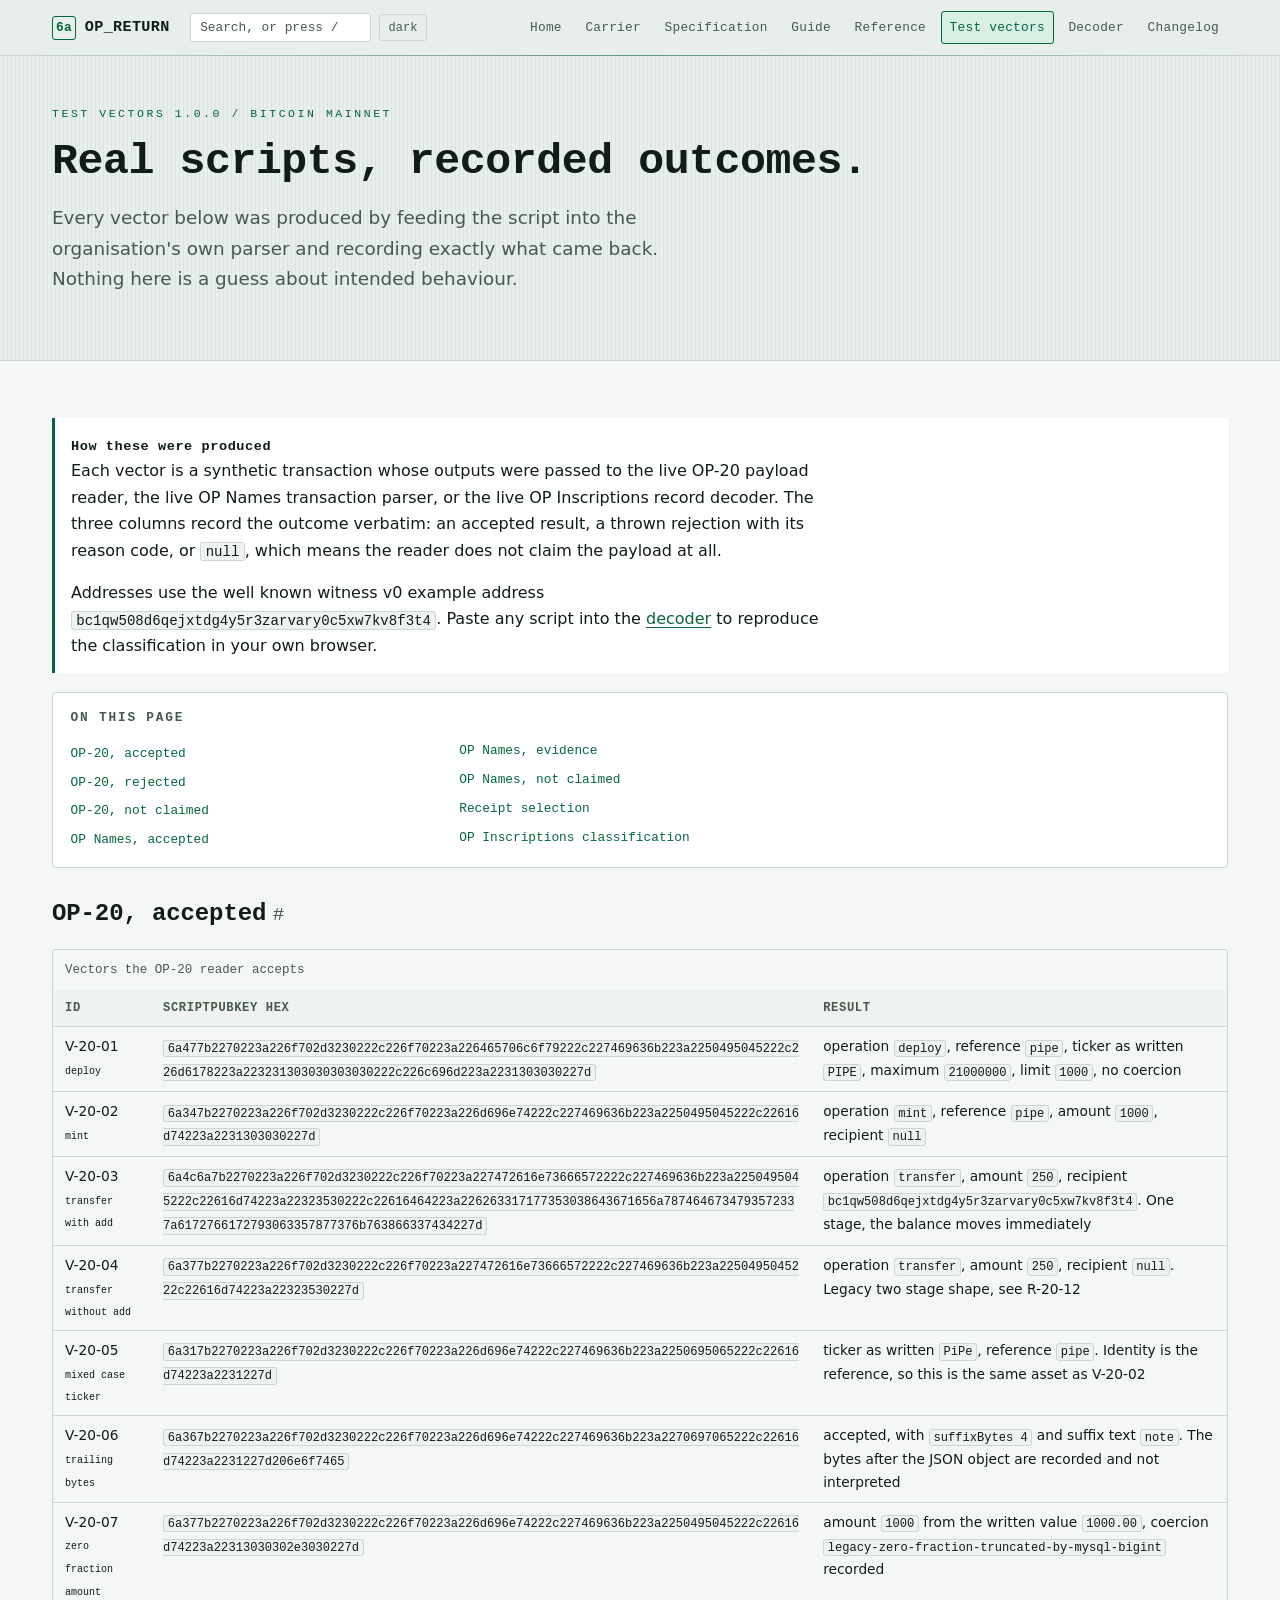
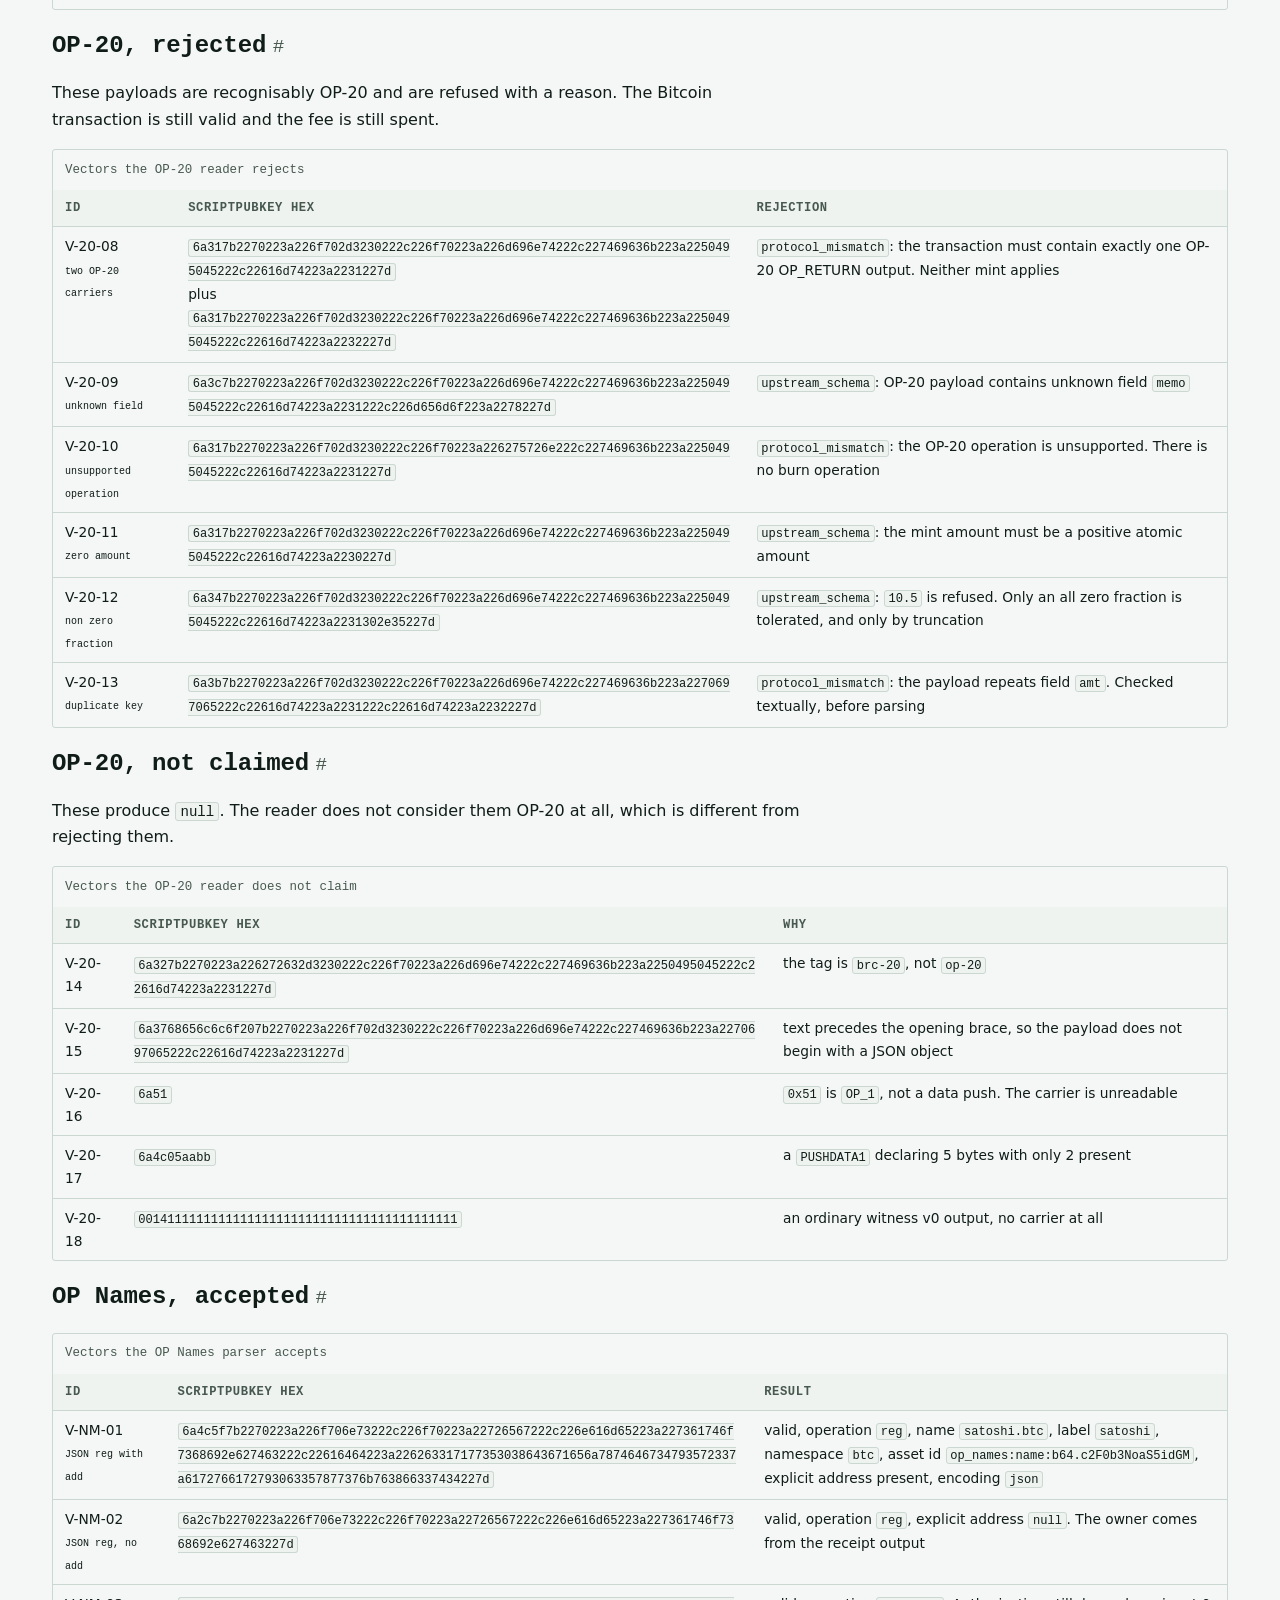
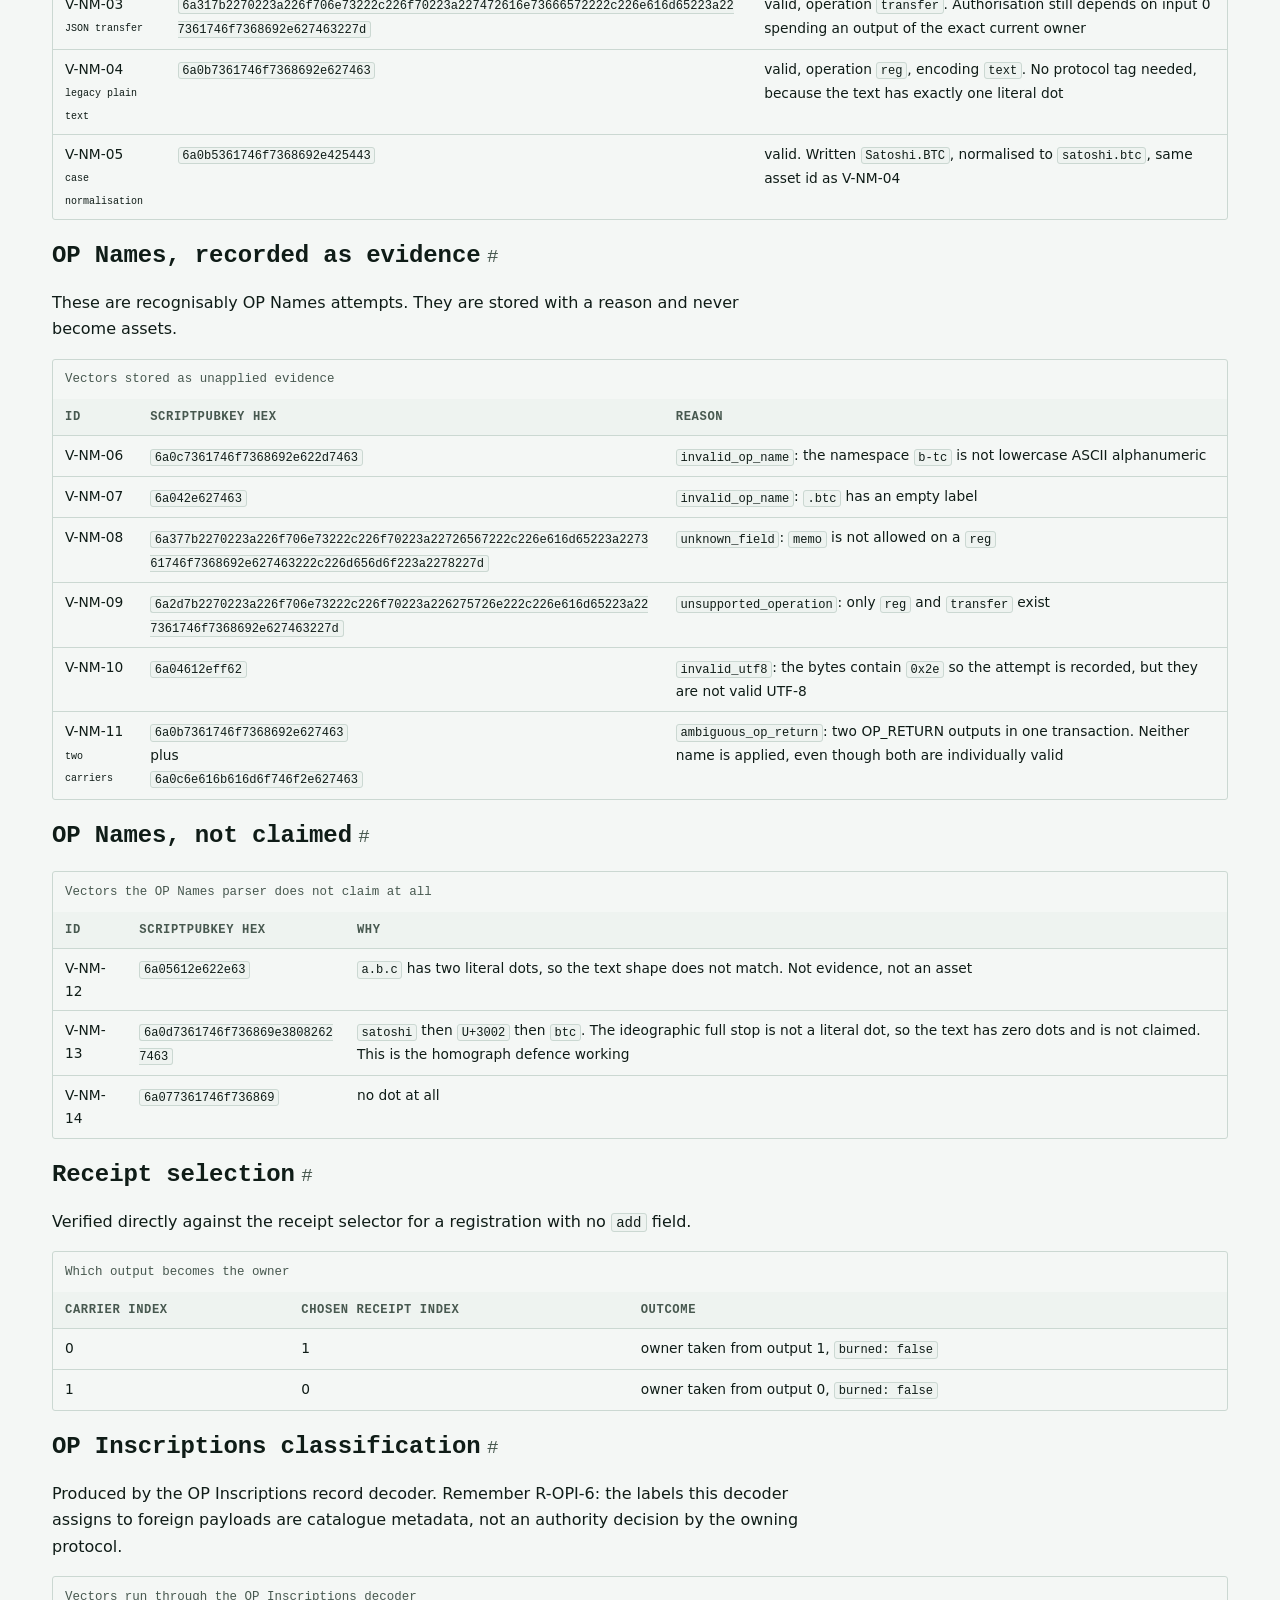
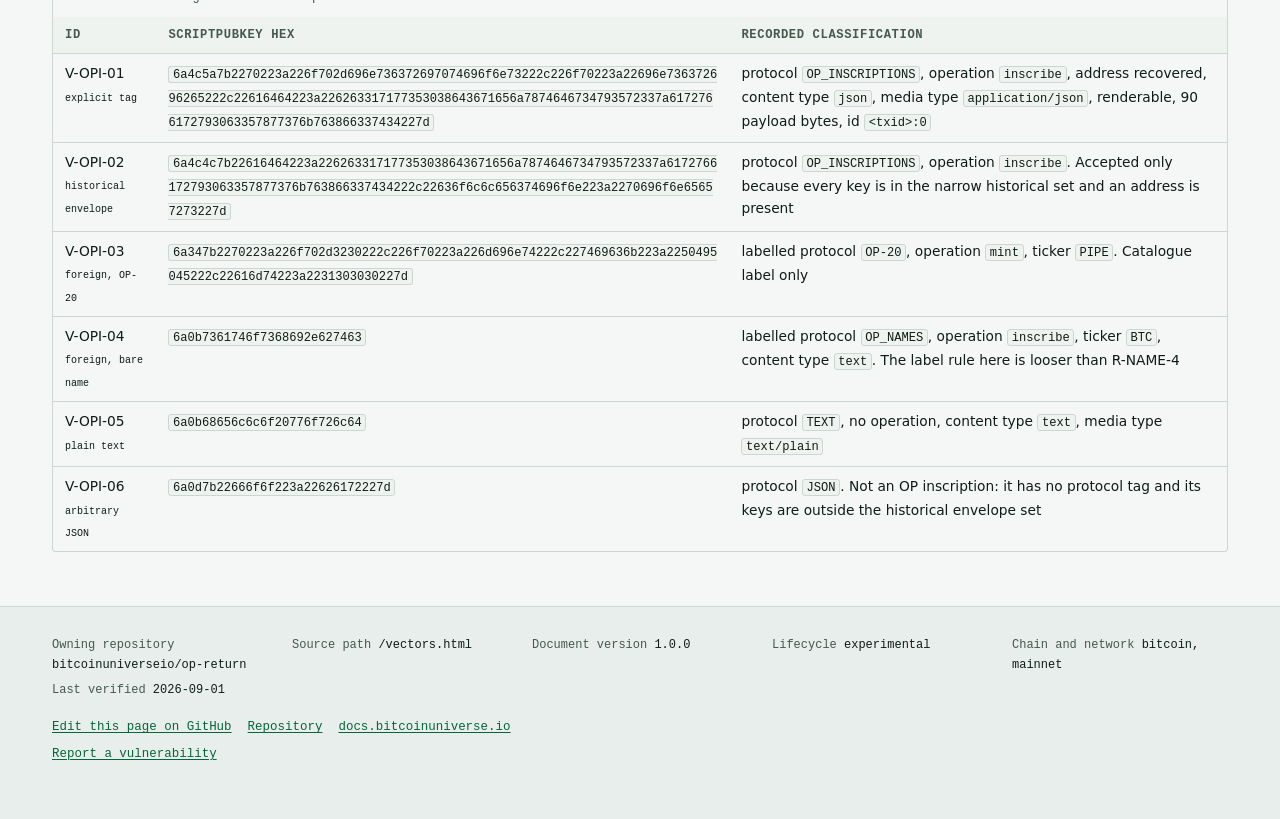
<file: vectors.html>
<!doctype html>
<html lang="en">
<head>
<meta charset="utf-8">
<meta name="viewport" content="width=device-width,initial-scale=1">
<title>Test vectors for OP-20, OP Names and OP Inscriptions</title>
<meta name="description" content="Valid and invalid OP_RETURN test vectors with real script hex and expected outcomes, produced by running the Bitcoin Universe OP-20, OP Names and OP Inscriptions parsers over each script.">
<link rel="canonical" href="https://bitcoinuniverseio.github.io/op-return/vectors.html">
<meta name="theme-color" content="#050907" media="(prefers-color-scheme: dark)">
<meta name="theme-color" content="#f4f7f5" media="(prefers-color-scheme: light)">
<meta property="og:type" content="article">
<meta property="og:site_name" content="OP_RETURN protocol documentation">
<meta property="og:title" content="Test vectors for OP-20, OP Names and OP Inscriptions">
<meta property="og:description" content="Valid and invalid script hex with the outcome each organisation parser actually produced.">
<meta property="og:url" content="https://bitcoinuniverseio.github.io/op-return/vectors.html">
<meta property="og:image" content="https://bitcoinuniverseio.github.io/op-return/og.svg">
<meta name="twitter:card" content="summary_large_image">
<link rel="icon" href="favicon.svg" type="image/svg+xml">
<link rel="stylesheet" href="styles.css">
</head>
<body>
<a class="skip" href="#main">Skip to content</a>

<header class="masthead">
  <div class="wrap masthead-inner">
    <a class="mark" href="index.html"><span class="glyph" aria-hidden="true">6a</span><span>OP_RETURN</span></a>
    <div class="toolbar">
      <div class="search">
        <label class="vh" for="site-search">Search this site</label>
        <input id="site-search" type="search" placeholder="Search, or press /" autocomplete="off" spellcheck="false" data-base="">
        <ul id="search-results" class="results"></ul>
      </div>
      <button id="theme-toggle" class="themebtn" type="button" hidden>theme</button>
    </div>
    <nav class="sitenav" aria-label="Main">
      <a href="index.html">Home</a>
      <a href="carrier.html">Carrier</a>
      <a href="spec.html">Specification</a>
      <a href="guide.html">Guide</a>
      <a href="reference.html">Reference</a>
      <a href="vectors.html" aria-current="page">Test vectors</a>
      <a href="decoder.html">Decoder</a>
      <a href="changelog.html">Changelog</a>
    </nav>
  </div>
</header>

<main id="main">

<div class="channel">
  <div class="wrap">
    <p class="eyebrow">Test vectors 1.0.0 / bitcoin mainnet</p>
    <h1>Real scripts, recorded outcomes.</h1>
    <p class="lede">Every vector below was produced by feeding the script into the organisation's own parser and recording exactly what came back. Nothing here is a guess about intended behaviour.</p>
  </div>
</div>

<section>
  <div class="wrap">
    <div class="note">
      <strong>How these were produced</strong>
      <p>Each vector is a synthetic transaction whose outputs were passed to the live OP-20 payload reader, the live OP Names transaction parser, or the live OP Inscriptions record decoder. The three columns record the outcome verbatim: an accepted result, a thrown rejection with its reason code, or <code>null</code>, which means the reader does not claim the payload at all.</p>
      <p>Addresses use the well known witness v0 example address <code>bc1qw508d6qejxtdg4y5r3zarvary0c5xw7kv8f3t4</code>. Paste any script into the <a href="decoder.html">decoder</a> to reproduce the classification in your own browser.</p>
    </div>

    <nav class="toc" aria-label="On this page">
      <h2>On this page</h2>
      <ol>
        <li><a href="#v-op20-valid">OP-20, accepted</a></li>
        <li><a href="#v-op20-rejected">OP-20, rejected</a></li>
        <li><a href="#v-op20-ignored">OP-20, not claimed</a></li>
        <li><a href="#v-name-valid">OP Names, accepted</a></li>
        <li><a href="#v-name-evidence">OP Names, evidence</a></li>
        <li><a href="#v-name-ignored">OP Names, not claimed</a></li>
        <li><a href="#v-receipt">Receipt selection</a></li>
        <li><a href="#v-opi">OP Inscriptions classification</a></li>
      </ol>
    </nav>

    <h2 id="v-op20-valid">OP-20, accepted</h2>
    <div class="table-scroll">
      <table>
        <caption>Vectors the OP-20 reader accepts</caption>
        <thead><tr><th scope="col">Id</th><th scope="col">scriptPubKey hex</th><th scope="col">Result</th></tr></thead>
        <tbody>
          <tr>
            <td>V-20-01<br><span class="dg-mute">deploy</span></td>
            <td><code class="hex">6a477b2270223a226f702d3230222c226f70223a226465706c6f79222c227469636b223a2250495045222c226d6178223a223231303030303030222c226c696d223a2231303030227d</code></td>
            <td>operation <code>deploy</code>, reference <code>pipe</code>, ticker as written <code>PIPE</code>, maximum <code>21000000</code>, limit <code>1000</code>, no coercion</td>
          </tr>
          <tr>
            <td>V-20-02<br><span class="dg-mute">mint</span></td>
            <td><code class="hex">6a347b2270223a226f702d3230222c226f70223a226d696e74222c227469636b223a2250495045222c22616d74223a2231303030227d</code></td>
            <td>operation <code>mint</code>, reference <code>pipe</code>, amount <code>1000</code>, recipient <code>null</code></td>
          </tr>
          <tr>
            <td>V-20-03<br><span class="dg-mute">transfer with add</span></td>
            <td><code class="hex">[base64]</code></td>
            <td>operation <code>transfer</code>, amount <code>250</code>, recipient <code>bc1qw508d6qejxtdg4y5r3zarvary0c5xw7kv8f3t4</code>. One stage, the balance moves immediately</td>
          </tr>
          <tr>
            <td>V-20-04<br><span class="dg-mute">transfer without add</span></td>
            <td><code class="hex">6a377b2270223a226f702d3230222c226f70223a227472616e73666572222c227469636b223a2250495045222c22616d74223a22323530227d</code></td>
            <td>operation <code>transfer</code>, amount <code>250</code>, recipient <code>null</code>. Legacy two stage shape, see R-20-12</td>
          </tr>
          <tr>
            <td>V-20-05<br><span class="dg-mute">mixed case ticker</span></td>
            <td><code class="hex">6a317b2270223a226f702d3230222c226f70223a226d696e74222c227469636b223a2250695065222c22616d74223a2231227d</code></td>
            <td>ticker as written <code>PiPe</code>, reference <code>pipe</code>. Identity is the reference, so this is the same asset as V-20-02</td>
          </tr>
          <tr>
            <td>V-20-06<br><span class="dg-mute">trailing bytes</span></td>
            <td><code class="hex">6a367b2270223a226f702d3230222c226f70223a226d696e74222c227469636b223a2270697065222c22616d74223a2231227d206e6f7465</code></td>
            <td>accepted, with <code>suffixBytes 4</code> and suffix text <code>note</code>. The bytes after the JSON object are recorded and not interpreted</td>
          </tr>
          <tr>
            <td>V-20-07<br><span class="dg-mute">zero fraction amount</span></td>
            <td><code class="hex">6a377b2270223a226f702d3230222c226f70223a226d696e74222c227469636b223a2250495045222c22616d74223a22313030302e3030227d</code></td>
            <td>amount <code>1000</code> from the written value <code>1000.00</code>, coercion <code>legacy-zero-fraction-truncated-by-mysql-bigint</code> recorded</td>
          </tr>
        </tbody>
      </table>
    </div>

    <h2 id="v-op20-rejected">OP-20, rejected</h2>
    <p class="lead-col">These payloads are recognisably OP-20 and are refused with a reason. The Bitcoin transaction is still valid and the fee is still spent.</p>
    <div class="table-scroll">
      <table>
        <caption>Vectors the OP-20 reader rejects</caption>
        <thead><tr><th scope="col">Id</th><th scope="col">scriptPubKey hex</th><th scope="col">Rejection</th></tr></thead>
        <tbody>
          <tr>
            <td>V-20-08<br><span class="dg-mute">two OP-20 carriers</span></td>
            <td><code class="hex">6a317b2270223a226f702d3230222c226f70223a226d696e74222c227469636b223a2250495045222c22616d74223a2231227d</code><br>plus<br><code class="hex">6a317b2270223a226f702d3230222c226f70223a226d696e74222c227469636b223a2250495045222c22616d74223a2232227d</code></td>
            <td><code>protocol_mismatch</code>: the transaction must contain exactly one OP-20 OP_RETURN output. Neither mint applies</td>
          </tr>
          <tr>
            <td>V-20-09<br><span class="dg-mute">unknown field</span></td>
            <td><code class="hex">6a3c7b2270223a226f702d3230222c226f70223a226d696e74222c227469636b223a2250495045222c22616d74223a2231222c226d656d6f223a2278227d</code></td>
            <td><code>upstream_schema</code>: OP-20 payload contains unknown field <code>memo</code></td>
          </tr>
          <tr>
            <td>V-20-10<br><span class="dg-mute">unsupported operation</span></td>
            <td><code class="hex">6a317b2270223a226f702d3230222c226f70223a226275726e222c227469636b223a2250495045222c22616d74223a2231227d</code></td>
            <td><code>protocol_mismatch</code>: the OP-20 operation is unsupported. There is no burn operation</td>
          </tr>
          <tr>
            <td>V-20-11<br><span class="dg-mute">zero amount</span></td>
            <td><code class="hex">6a317b2270223a226f702d3230222c226f70223a226d696e74222c227469636b223a2250495045222c22616d74223a2230227d</code></td>
            <td><code>upstream_schema</code>: the mint amount must be a positive atomic amount</td>
          </tr>
          <tr>
            <td>V-20-12<br><span class="dg-mute">non zero fraction</span></td>
            <td><code class="hex">6a347b2270223a226f702d3230222c226f70223a226d696e74222c227469636b223a2250495045222c22616d74223a2231302e35227d</code></td>
            <td><code>upstream_schema</code>: <code>10.5</code> is refused. Only an all zero fraction is tolerated, and only by truncation</td>
          </tr>
          <tr>
            <td>V-20-13<br><span class="dg-mute">duplicate key</span></td>
            <td><code class="hex">6a3b7b2270223a226f702d3230222c226f70223a226d696e74222c227469636b223a2270697065222c22616d74223a2231222c22616d74223a2232227d</code></td>
            <td><code>protocol_mismatch</code>: the payload repeats field <code>amt</code>. Checked textually, before parsing</td>
          </tr>
        </tbody>
      </table>
    </div>

    <h2 id="v-op20-ignored">OP-20, not claimed</h2>
    <p class="lead-col">These produce <code>null</code>. The reader does not consider them OP-20 at all, which is different from rejecting them.</p>
    <div class="table-scroll">
      <table>
        <caption>Vectors the OP-20 reader does not claim</caption>
        <thead><tr><th scope="col">Id</th><th scope="col">scriptPubKey hex</th><th scope="col">Why</th></tr></thead>
        <tbody>
          <tr><td>V-20-14</td><td><code class="hex">6a327b2270223a226272632d3230222c226f70223a226d696e74222c227469636b223a2250495045222c22616d74223a2231227d</code></td><td>the tag is <code>brc-20</code>, not <code>op-20</code></td></tr>
          <tr><td>V-20-15</td><td><code class="hex">6a3768656c6c6f207b2270223a226f702d3230222c226f70223a226d696e74222c227469636b223a2270697065222c22616d74223a2231227d</code></td><td>text precedes the opening brace, so the payload does not begin with a JSON object</td></tr>
          <tr><td>V-20-16</td><td><code class="hex">6a51</code></td><td><code>0x51</code> is <code>OP_1</code>, not a data push. The carrier is unreadable</td></tr>
          <tr><td>V-20-17</td><td><code class="hex">6a4c05aabb</code></td><td>a <code>PUSHDATA1</code> declaring 5 bytes with only 2 present</td></tr>
          <tr><td>V-20-18</td><td><code class="hex">00141111111111111111111111111111111111111111</code></td><td>an ordinary witness v0 output, no carrier at all</td></tr>
        </tbody>
      </table>
    </div>

    <h2 id="v-name-valid">OP Names, accepted</h2>
    <div class="table-scroll">
      <table>
        <caption>Vectors the OP Names parser accepts</caption>
        <thead><tr><th scope="col">Id</th><th scope="col">scriptPubKey hex</th><th scope="col">Result</th></tr></thead>
        <tbody>
          <tr>
            <td>V-NM-01<br><span class="dg-mute">JSON reg with add</span></td>
            <td><code class="hex">6a4c5f7b2270223a226f706e73222c226f70223a22726567222c226e616d65223a227361746f7368692e627463222c22616464223a226263317177353038643671656a7874646734793572337a6172766172793063357877376b763866337434227d</code></td>
            <td>valid, operation <code>reg</code>, name <code>satoshi.btc</code>, label <code>satoshi</code>, namespace <code>btc</code>, asset id <code>op_names:name:b64.c2F0b3NoaS5idGM</code>, explicit address present, encoding <code>json</code></td>
          </tr>
          <tr>
            <td>V-NM-02<br><span class="dg-mute">JSON reg, no add</span></td>
            <td><code class="hex">6a2c7b2270223a226f706e73222c226f70223a22726567222c226e616d65223a227361746f7368692e627463227d</code></td>
            <td>valid, operation <code>reg</code>, explicit address <code>null</code>. The owner comes from the receipt output</td>
          </tr>
          <tr>
            <td>V-NM-03<br><span class="dg-mute">JSON transfer</span></td>
            <td><code class="hex">6a317b2270223a226f706e73222c226f70223a227472616e73666572222c226e616d65223a227361746f7368692e627463227d</code></td>
            <td>valid, operation <code>transfer</code>. Authorisation still depends on input 0 spending an output of the exact current owner</td>
          </tr>
          <tr>
            <td>V-NM-04<br><span class="dg-mute">legacy plain text</span></td>
            <td><code class="hex">6a0b7361746f7368692e627463</code></td>
            <td>valid, operation <code>reg</code>, encoding <code>text</code>. No protocol tag needed, because the text has exactly one literal dot</td>
          </tr>
          <tr>
            <td>V-NM-05<br><span class="dg-mute">case normalisation</span></td>
            <td><code class="hex">6a0b5361746f7368692e425443</code></td>
            <td>valid. Written <code>Satoshi.BTC</code>, normalised to <code>satoshi.btc</code>, same asset id as V-NM-04</td>
          </tr>
        </tbody>
      </table>
    </div>

    <h2 id="v-name-evidence">OP Names, recorded as evidence</h2>
    <p class="lead-col">These are recognisably OP Names attempts. They are stored with a reason and never become assets.</p>
    <div class="table-scroll">
      <table>
        <caption>Vectors stored as unapplied evidence</caption>
        <thead><tr><th scope="col">Id</th><th scope="col">scriptPubKey hex</th><th scope="col">Reason</th></tr></thead>
        <tbody>
          <tr><td>V-NM-06</td><td><code class="hex">6a0c7361746f7368692e622d7463</code></td><td><code>invalid_op_name</code>: the namespace <code>b-tc</code> is not lowercase ASCII alphanumeric</td></tr>
          <tr><td>V-NM-07</td><td><code class="hex">6a042e627463</code></td><td><code>invalid_op_name</code>: <code>.btc</code> has an empty label</td></tr>
          <tr><td>V-NM-08</td><td><code class="hex">6a377b2270223a226f706e73222c226f70223a22726567222c226e616d65223a227361746f7368692e627463222c226d656d6f223a2278227d</code></td><td><code>unknown_field</code>: <code>memo</code> is not allowed on a <code>reg</code></td></tr>
          <tr><td>V-NM-09</td><td><code class="hex">6a2d7b2270223a226f706e73222c226f70223a226275726e222c226e616d65223a227361746f7368692e627463227d</code></td><td><code>unsupported_operation</code>: only <code>reg</code> and <code>transfer</code> exist</td></tr>
          <tr><td>V-NM-10</td><td><code class="hex">6a04612eff62</code></td><td><code>invalid_utf8</code>: the bytes contain <code>0x2e</code> so the attempt is recorded, but they are not valid UTF-8</td></tr>
          <tr><td>V-NM-11<br><span class="dg-mute">two carriers</span></td><td><code class="hex">6a0b7361746f7368692e627463</code><br>plus<br><code class="hex">6a0c6e616b616d6f746f2e627463</code></td><td><code>ambiguous_op_return</code>: two OP_RETURN outputs in one transaction. Neither name is applied, even though both are individually valid</td></tr>
        </tbody>
      </table>
    </div>

    <h2 id="v-name-ignored">OP Names, not claimed</h2>
    <div class="table-scroll">
      <table>
        <caption>Vectors the OP Names parser does not claim at all</caption>
        <thead><tr><th scope="col">Id</th><th scope="col">scriptPubKey hex</th><th scope="col">Why</th></tr></thead>
        <tbody>
          <tr><td>V-NM-12</td><td><code class="hex">6a05612e622e63</code></td><td><code>a.b.c</code> has two literal dots, so the text shape does not match. Not evidence, not an asset</td></tr>
          <tr><td>V-NM-13</td><td><code class="hex">6a0d7361746f736869e38082627463</code></td><td><code>satoshi</code> then <code>U+3002</code> then <code>btc</code>. The ideographic full stop is not a literal dot, so the text has zero dots and is not claimed. This is the homograph defence working</td></tr>
          <tr><td>V-NM-14</td><td><code class="hex">6a077361746f736869</code></td><td>no dot at all</td></tr>
        </tbody>
      </table>
    </div>

    <h2 id="v-receipt">Receipt selection</h2>
    <p class="lead-col">Verified directly against the receipt selector for a registration with no <code>add</code> field.</p>
    <div class="table-scroll">
      <table>
        <caption>Which output becomes the owner</caption>
        <thead><tr><th scope="col">Carrier index</th><th scope="col">Chosen receipt index</th><th scope="col">Outcome</th></tr></thead>
        <tbody>
          <tr><td>0</td><td>1</td><td>owner taken from output 1, <code>burned: false</code></td></tr>
          <tr><td>1</td><td>0</td><td>owner taken from output 0, <code>burned: false</code></td></tr>
        </tbody>
      </table>
    </div>

    <h2 id="v-opi">OP Inscriptions classification</h2>
    <p class="lead-col">Produced by the OP Inscriptions record decoder. Remember R-OPI-6: the labels this decoder assigns to foreign payloads are catalogue metadata, not an authority decision by the owning protocol.</p>
    <div class="table-scroll">
      <table>
        <caption>Vectors run through the OP Inscriptions decoder</caption>
        <thead><tr><th scope="col">Id</th><th scope="col">scriptPubKey hex</th><th scope="col">Recorded classification</th></tr></thead>
        <tbody>
          <tr>
            <td>V-OPI-01<br><span class="dg-mute">explicit tag</span></td>
            <td><code class="hex">6a4c5a7b2270223a226f702d696e736372697074696f6e73222c226f70223a22696e736372696265222c22616464223a226263317177353038643671656a7874646734793572337a6172766172793063357877376b763866337434227d</code></td>
            <td>protocol <code>OP_INSCRIPTIONS</code>, operation <code>inscribe</code>, address recovered, content type <code>json</code>, media type <code>application/json</code>, renderable, 90 payload bytes, id <code>&lt;txid&gt;:0</code></td>
          </tr>
          <tr>
            <td>V-OPI-02<br><span class="dg-mute">historical envelope</span></td>
            <td><code class="hex">6a4c4c7b22616464223a226263317177353038643671656a7874646734793572337a6172766172793063357877376b763866337434222c22636f6c6c656374696f6e223a2270696f6e65657273227d</code></td>
            <td>protocol <code>OP_INSCRIPTIONS</code>, operation <code>inscribe</code>. Accepted only because every key is in the narrow historical set and an address is present</td>
          </tr>
          <tr>
            <td>V-OPI-03<br><span class="dg-mute">foreign, OP-20</span></td>
            <td><code class="hex">6a347b2270223a226f702d3230222c226f70223a226d696e74222c227469636b223a2250495045222c22616d74223a2231303030227d</code></td>
            <td>labelled protocol <code>OP-20</code>, operation <code>mint</code>, ticker <code>PIPE</code>. Catalogue label only</td>
          </tr>
          <tr>
            <td>V-OPI-04<br><span class="dg-mute">foreign, bare name</span></td>
            <td><code class="hex">6a0b7361746f7368692e627463</code></td>
            <td>labelled protocol <code>OP_NAMES</code>, operation <code>inscribe</code>, ticker <code>BTC</code>, content type <code>text</code>. The label rule here is looser than R-NAME-4</td>
          </tr>
          <tr>
            <td>V-OPI-05<br><span class="dg-mute">plain text</span></td>
            <td><code class="hex">6a0b68656c6c6f20776f726c64</code></td>
            <td>protocol <code>TEXT</code>, no operation, content type <code>text</code>, media type <code>text/plain</code></td>
          </tr>
          <tr>
            <td>V-OPI-06<br><span class="dg-mute">arbitrary JSON</span></td>
            <td><code class="hex">6a0d7b22666f6f223a22626172227d</code></td>
            <td>protocol <code>JSON</code>. Not an OP inscription: it has no protocol tag and its keys are outside the historical envelope set</td>
          </tr>
        </tbody>
      </table>
    </div>
  </div>
</section>

</main>

<footer>
  <div class="wrap">
    <div class="meta">
      <div><b>Owning repository</b> <span>bitcoinuniverseio/op-return</span></div>
      <div><b>Source path</b> <span>/vectors.html</span></div>
      <div><b>Document version</b> <span>1.0.0</span></div>
      <div><b>Lifecycle</b> <span>experimental</span></div>
      <div><b>Chain and network</b> <span>bitcoin, mainnet</span></div>
      <div><b>Last verified</b> <span>2026-09-01</span></div>
    </div>
    <p class="links">
      <a href="https://github.com/bitcoinuniverseio/op-return/edit/main/vectors.html">Edit this page on GitHub</a>
      <a href="https://github.com/bitcoinuniverseio/op-return">Repository</a>
      <a href="https://docs.bitcoinuniverse.io">docs.bitcoinuniverse.io</a>
      <a href="https://github.com/bitcoinuniverseio/op-return/blob/main/SECURITY.md">Report a vulnerability</a>
    </p>
  </div>
</footer>

<script src="site.js" defer></script>
</body>
</html>
</file>
<file: styles.css>
/* OP_RETURN documentation site.
   Visual language: a signal written to a channel. Dark technical base,
   one signal-green accent, byte frames with labelled offsets. */

:root {
  color-scheme: light dark;

  --bg: #f4f7f5;
  --bg-deep: #e8eeeb;
  --surface: #ffffff;
  --surface-2: #eef3f0;
  --line: #cbd8d2;
  --line-strong: #9db0a8;
  --text: #0f1c17;
  --muted: #47584f;
  --accent: #06663a;
  --accent-strong: #044a2a;
  --accent-soft: #d8f0e3;
  --warn: #8a4a06;
  --warn-soft: #fbeedd;
  --bad: #97231f;
  --bad-soft: #fbe6e5;

  --mono: ui-monospace, "SFMono-Regular", "SF Mono", "Cascadia Mono", "Roboto Mono", Menlo, Consolas, "Liberation Mono", monospace;
  --sans: system-ui, -apple-system, "Segoe UI", Roboto, "Helvetica Neue", Arial, sans-serif;

  --wrap: 76rem;
  --radius: 3px;
}

@media (prefers-color-scheme: dark) {
  :root {
    --bg: #050907;
    --bg-deep: #020403;
    --surface: #0c1512;
    --surface-2: #111d18;
    --line: #22332c;
    --line-strong: #3a5449;
    --text: #e4f1ea;
    --muted: #9ab3a7;
    --accent: #3ce491;
    --accent-strong: #7bf5b6;
    --accent-soft: #0c2b1d;
    --warn: #f0b45c;
    --warn-soft: #2a1f0c;
    --bad: #ff8b82;
    --bad-soft: #2c1210;
  }
}

:root[data-theme="light"] {
  --bg: #f4f7f5;
  --bg-deep: #e8eeeb;
  --surface: #ffffff;
  --surface-2: #eef3f0;
  --line: #cbd8d2;
  --line-strong: #9db0a8;
  --text: #0f1c17;
  --muted: #47584f;
  --accent: #06663a;
  --accent-strong: #044a2a;
  --accent-soft: #d8f0e3;
  --warn: #8a4a06;
  --warn-soft: #fbeedd;
  --bad: #97231f;
  --bad-soft: #fbe6e5;
}

:root[data-theme="dark"] {
  --bg: #050907;
  --bg-deep: #020403;
  --surface: #0c1512;
  --surface-2: #111d18;
  --line: #22332c;
  --line-strong: #3a5449;
  --text: #e4f1ea;
  --muted: #9ab3a7;
  --accent: #3ce491;
  --accent-strong: #7bf5b6;
  --accent-soft: #0c2b1d;
  --warn: #f0b45c;
  --warn-soft: #2a1f0c;
  --bad: #ff8b82;
  --bad-soft: #2c1210;
}

* { box-sizing: border-box; }

html { -webkit-text-size-adjust: 100%; }

body {
  margin: 0;
  background: var(--bg);
  color: var(--text);
  font-family: var(--sans);
  font-size: 16px;
  line-height: 1.65;
  overflow-wrap: break-word;
}

.wrap {
  width: 100%;
  max-width: var(--wrap);
  margin: 0 auto;
  padding: 0 1.25rem;
}

a { color: var(--accent); text-underline-offset: 0.18em; }
a:hover { color: var(--accent-strong); }

:focus-visible {
  outline: 2px solid var(--accent);
  outline-offset: 2px;
}

.skip {
  position: absolute;
  left: -9999px;
  top: 0;
  background: var(--accent);
  color: var(--bg-deep);
  padding: 0.6rem 1rem;
  z-index: 50;
  font-weight: 700;
}
.skip:focus { left: 0; }

.vh {
  position: absolute;
  width: 1px; height: 1px;
  margin: -1px; padding: 0;
  overflow: hidden;
  clip: rect(0 0 0 0);
  clip-path: inset(50%);
  white-space: nowrap;
  border: 0;
}

/* ---------- masthead ---------- */

.masthead {
  border-bottom: 1px solid var(--line);
  background: var(--bg-deep);
  position: relative;
}

.masthead::after {
  content: "";
  position: absolute;
  left: 0; right: 0; bottom: -1px;
  height: 1px;
  background: linear-gradient(90deg, transparent, var(--accent), transparent);
  opacity: 0.55;
}

.masthead-inner {
  display: flex;
  flex-wrap: wrap;
  align-items: center;
  gap: 0.75rem 1.25rem;
  padding-top: 0.7rem;
  padding-bottom: 0.7rem;
}

.mark {
  display: inline-flex;
  align-items: center;
  gap: 0.55rem;
  font-family: var(--mono);
  font-weight: 700;
  font-size: 0.95rem;
  letter-spacing: 0.02em;
  text-decoration: none;
  color: var(--text);
}
.mark .glyph {
  display: inline-block;
  width: 1.5rem;
  height: 1.5rem;
  border: 1px solid var(--accent);
  color: var(--accent);
  text-align: center;
  line-height: 1.4rem;
  font-size: 0.8rem;
  border-radius: var(--radius);
}

.sitenav {
  display: flex;
  flex-wrap: wrap;
  gap: 0.15rem 0.35rem;
  margin-left: auto;
}
.sitenav a {
  font-family: var(--mono);
  font-size: 0.8rem;
  letter-spacing: 0.02em;
  text-decoration: none;
  color: var(--muted);
  padding: 0.3rem 0.5rem;
  border: 1px solid transparent;
  border-radius: var(--radius);
}
.sitenav a:hover { color: var(--text); border-color: var(--line); }
.sitenav a[aria-current="page"] {
  color: var(--accent);
  border-color: var(--accent);
  background: var(--accent-soft);
}

.toolbar {
  display: flex;
  align-items: center;
  gap: 0.5rem;
}

.themebtn {
  font-family: var(--mono);
  font-size: 0.75rem;
  background: transparent;
  color: var(--muted);
  border: 1px solid var(--line);
  border-radius: var(--radius);
  padding: 0.35rem 0.55rem;
  cursor: pointer;
}
.themebtn:hover { color: var(--text); border-color: var(--line-strong); }

/* ---------- search ---------- */

.search { position: relative; flex: 1 1 12rem; min-width: 9rem; }
.search input {
  width: 100%;
  font-family: var(--mono);
  font-size: 0.8rem;
  padding: 0.4rem 0.6rem;
  color: var(--text);
  background: var(--surface);
  border: 1px solid var(--line);
  border-radius: var(--radius);
}
.search input::placeholder { color: var(--muted); }
.results {
  position: absolute;
  z-index: 40;
  top: calc(100% + 4px);
  left: 0;
  right: 0;
  max-height: 22rem;
  overflow-y: auto;
  background: var(--surface);
  border: 1px solid var(--line-strong);
  border-radius: var(--radius);
  list-style: none;
  margin: 0;
  padding: 0;
  box-shadow: 0 12px 30px rgb(0 0 0 / 35%);
}
.results:empty { display: none; }
.results li { border-bottom: 1px solid var(--line); }
.results li:last-child { border-bottom: 0; }
.results a, .results .empty {
  display: block;
  padding: 0.55rem 0.7rem;
  text-decoration: none;
  color: var(--text);
  font-size: 0.85rem;
  line-height: 1.4;
}
.results a:hover, .results a:focus { background: var(--accent-soft); }
.results .where {
  display: block;
  font-family: var(--mono);
  font-size: 0.7rem;
  color: var(--accent);
  letter-spacing: 0.04em;
  text-transform: uppercase;
}
.results .snip { display: block; color: var(--muted); font-size: 0.78rem; }
.results .empty { color: var(--muted); }

/* ---------- channel strip (hero) ---------- */

.channel {
  border-bottom: 1px solid var(--line);
  background:
    repeating-linear-gradient(90deg, transparent 0 3px, color-mix(in srgb, var(--line) 45%, transparent) 3px 4px),
    var(--bg-deep);
  padding: 3rem 0 2.6rem;
}

.eyebrow {
  font-family: var(--mono);
  font-size: 0.72rem;
  letter-spacing: 0.22em;
  text-transform: uppercase;
  color: var(--accent);
  margin: 0 0 0.9rem;
}

h1 {
  font-family: var(--mono);
  font-size: clamp(1.6rem, 5.2vw, 2.7rem);
  line-height: 1.15;
  letter-spacing: -0.01em;
  margin: 0 0 1rem;
  font-weight: 700;
}

.lede {
  font-size: clamp(1rem, 2.4vw, 1.15rem);
  color: var(--muted);
  max-width: 56ch;
  margin: 0 0 1.5rem;
}

.cta { display: flex; flex-wrap: wrap; gap: 0.6rem; }

.btn {
  display: inline-block;
  font-family: var(--mono);
  font-size: 0.82rem;
  letter-spacing: 0.03em;
  text-decoration: none;
  padding: 0.55rem 0.95rem;
  border-radius: var(--radius);
  border: 1px solid var(--accent);
  color: var(--accent);
}
.btn:hover { background: var(--accent-soft); }
.btn.solid { background: var(--accent); color: var(--bg-deep); font-weight: 700; }
.btn.solid:hover { background: var(--accent-strong); color: var(--bg-deep); }

/* ---------- layout ---------- */

main { display: block; }

section { padding: 2.4rem 0; border-bottom: 1px solid var(--line); }
section:last-of-type { border-bottom: 0; }

h2 {
  font-family: var(--mono);
  font-size: clamp(1.15rem, 3vw, 1.5rem);
  margin: 0 0 0.9rem;
  letter-spacing: -0.005em;
}
h3 {
  font-family: var(--mono);
  font-size: 1.02rem;
  margin: 1.8rem 0 0.6rem;
}
h4 {
  font-family: var(--mono);
  font-size: 0.92rem;
  margin: 1.3rem 0 0.4rem;
  color: var(--muted);
}

p { margin: 0 0 1rem; max-width: 74ch; }
ul, ol { max-width: 74ch; padding-left: 1.3rem; }
li { margin: 0.3rem 0; }

.lead-col { max-width: 74ch; }

.anchor {
  color: var(--muted);
  text-decoration: none;
  font-weight: 400;
  margin-left: 0.4rem;
  font-size: 0.8em;
}
.anchor:hover { color: var(--accent); }

/* ---------- cards / grids ---------- */

.grid { display: grid; gap: 1rem; grid-template-columns: repeat(auto-fit, minmax(15rem, 1fr)); }

.card {
  background: var(--surface);
  border: 1px solid var(--line);
  border-radius: var(--radius);
  padding: 1.1rem;
}
.card h3 { margin-top: 0; }
.card p:last-child { margin-bottom: 0; }

.card .tag {
  display: inline-block;
  font-family: var(--mono);
  font-size: 0.68rem;
  letter-spacing: 0.12em;
  text-transform: uppercase;
  color: var(--accent);
  border: 1px solid var(--accent);
  border-radius: var(--radius);
  padding: 0.1rem 0.4rem;
  margin-bottom: 0.6rem;
}

.note {
  border-left: 3px solid var(--accent);
  background: var(--surface);
  padding: 0.85rem 1rem;
  margin: 1.2rem 0;
  border-radius: 0 var(--radius) var(--radius) 0;
}
.note.warn { border-left-color: var(--warn); background: var(--warn-soft); }
.note.bad { border-left-color: var(--bad); background: var(--bad-soft); }
.note p:last-child { margin-bottom: 0; }
.note strong { font-family: var(--mono); font-size: 0.85rem; letter-spacing: 0.04em; }

/* ---------- byte frame ---------- */

.frame-scroll {
  overflow-x: auto;
  border: 1px solid var(--line);
  border-radius: var(--radius);
  background: var(--surface);
  margin: 1rem 0;
}
.frame {
  min-width: max-content;
  font-family: var(--mono);
  font-size: 0.78rem;
  padding: 0.9rem;
}
.frame-row { display: flex; align-items: stretch; }
.frame-row + .frame-row { margin-top: 0.2rem; }

.fld {
  display: flex;
  flex-direction: column;
  border: 1px solid var(--line-strong);
  border-radius: var(--radius);
  padding: 0.35rem 0.5rem;
  margin-right: 0.25rem;
  background: var(--surface-2);
  min-width: 3rem;
}
.fld:last-child { margin-right: 0; }
.fld .off {
  font-size: 0.64rem;
  letter-spacing: 0.08em;
  color: var(--muted);
  text-transform: uppercase;
  white-space: nowrap;
}
.fld .val { color: var(--text); white-space: nowrap; }
.fld .nm { font-size: 0.68rem; color: var(--accent); white-space: nowrap; }
.fld.op { border-color: var(--accent); background: var(--accent-soft); }
.fld.pay { border-style: dashed; }

.legend {
  font-family: var(--mono);
  font-size: 0.72rem;
  color: var(--muted);
  margin: 0.5rem 0 0;
  max-width: none;
}

/* ---------- code ---------- */

pre {
  overflow-x: auto;
  background: var(--surface);
  border: 1px solid var(--line);
  border-radius: var(--radius);
  padding: 0.85rem 1rem;
  margin: 1rem 0;
  font-size: 0.8rem;
  line-height: 1.55;
}
pre code { font-family: var(--mono); }
code {
  font-family: var(--mono);
  font-size: 0.88em;
  overflow-wrap: anywhere;
  background: var(--surface-2);
  border: 1px solid var(--line);
  border-radius: var(--radius);
  padding: 0.05em 0.3em;
}
pre code { background: none; border: 0; padding: 0; }
.hex { word-break: break-all; }

/* ---------- tables ---------- */

.table-scroll { overflow-x: auto; margin: 1rem 0; border: 1px solid var(--line); border-radius: var(--radius); }
table { border-collapse: collapse; width: 100%; min-width: 36rem; font-size: 0.86rem; }
caption { text-align: left; font-family: var(--mono); font-size: 0.78rem; color: var(--muted); padding: 0.6rem 0.75rem; }
th, td { text-align: left; padding: 0.5rem 0.75rem; border-bottom: 1px solid var(--line); vertical-align: top; }
thead th { background: var(--surface-2); font-family: var(--mono); font-size: 0.76rem; letter-spacing: 0.05em; text-transform: uppercase; color: var(--muted); }
tbody tr:last-child td { border-bottom: 0; }

.yes { color: var(--accent); font-family: var(--mono); font-weight: 700; }
.no { color: var(--bad); font-family: var(--mono); font-weight: 700; }
.part { color: var(--warn); font-family: var(--mono); font-weight: 700; }

/* ---------- numbered rules ---------- */

.rules { list-style: none; padding: 0; max-width: none; counter-reset: none; }
.rules > li {
  display: grid;
  grid-template-columns: 5.5rem minmax(0, 1fr);
  gap: 0.25rem 0.9rem;
  padding: 0.7rem 0;
  border-top: 1px solid var(--line);
  margin: 0;
}
.rules > li:last-child { border-bottom: 1px solid var(--line); }
.rules .rid {
  font-family: var(--mono);
  font-size: 0.76rem;
  color: var(--accent);
  letter-spacing: 0.04em;
  padding-top: 0.15rem;
}
.rules .rbody { min-width: 0; }
.rules .rbody > :last-child { margin-bottom: 0; }
@media (max-width: 34rem) {
  .rules > li { grid-template-columns: 1fr; }
}

/* ---------- diagrams ---------- */

figure { margin: 1.4rem 0; }
figure svg { width: 100%; height: auto; display: block; }
figcaption { font-size: 0.84rem; color: var(--muted); margin-top: 0.5rem; }

.dg-line { stroke: var(--line-strong); }
.dg-box { fill: var(--surface); stroke: var(--line-strong); }
.dg-op { fill: var(--accent-soft); stroke: var(--accent); }
.dg-text { fill: var(--text); font-family: var(--mono); font-size: 11px; }
.dg-mute { fill: var(--muted); font-family: var(--mono); font-size: 10px; }
.dg-accent { fill: var(--accent); font-family: var(--mono); font-size: 10px; }
.dg-dash { stroke: var(--line-strong); stroke-dasharray: 4 3; fill: none; }
.dg-flow { stroke: var(--accent); fill: none; }

/* ---------- decoder ---------- */

.tool { display: grid; grid-template-columns: minmax(0, 1fr); gap: 1rem; }
.tool > *, .tool > * > * { min-width: 0; }
.tool label { font-family: var(--mono); font-size: 0.8rem; color: var(--muted); display: block; margin-bottom: 0.35rem; }
.tool textarea {
  width: 100%;
  min-height: 8rem;
  font-family: var(--mono);
  font-size: 0.8rem;
  padding: 0.7rem;
  color: var(--text);
  background: var(--surface);
  border: 1px solid var(--line);
  border-radius: var(--radius);
  resize: vertical;
}
.toolrow { display: flex; flex-wrap: wrap; gap: 0.5rem; align-items: center; }
button.act {
  font-family: var(--mono);
  font-size: 0.8rem;
  padding: 0.5rem 0.9rem;
  border-radius: var(--radius);
  border: 1px solid var(--accent);
  background: var(--accent);
  color: var(--bg-deep);
  font-weight: 700;
  cursor: pointer;
}
button.act.ghost { background: transparent; color: var(--accent); font-weight: 400; }
button.act:hover { background: var(--accent-strong); }
button.act.ghost:hover { background: var(--accent-soft); color: var(--accent); }

.verdict {
  border: 1px solid var(--line-strong);
  border-radius: var(--radius);
  background: var(--surface);
  padding: 1rem;
}
.verdict .badge {
  display: inline-block;
  font-family: var(--mono);
  font-size: 0.72rem;
  letter-spacing: 0.1em;
  text-transform: uppercase;
  padding: 0.15rem 0.5rem;
  border-radius: var(--radius);
  border: 1px solid currentColor;
  margin-bottom: 0.7rem;
}
.badge.ok { color: var(--accent); background: var(--accent-soft); }
.badge.none { color: var(--muted); }
.badge.err { color: var(--bad); background: var(--bad-soft); }
.kv { display: grid; grid-template-columns: minmax(6rem, max-content) minmax(0, 1fr); gap: 0.2rem 0.9rem; font-size: 0.85rem; margin: 0; }
.kv dt { font-family: var(--mono); color: var(--muted); font-size: 0.78rem; }
.kv dd { margin: 0; overflow-wrap: anywhere; }
@media (max-width: 30rem) { .kv { grid-template-columns: 1fr; } .kv dd { margin-bottom: 0.4rem; } }

.samples { display: flex; flex-wrap: wrap; gap: 0.4rem; }
.samples button {
  font-family: var(--mono);
  font-size: 0.72rem;
  padding: 0.3rem 0.55rem;
  border: 1px solid var(--line-strong);
  border-radius: var(--radius);
  background: var(--surface-2);
  color: var(--text);
  cursor: pointer;
}
.samples button:hover { border-color: var(--accent); color: var(--accent); }

.noscript {
  border: 1px dashed var(--warn);
  background: var(--warn-soft);
  padding: 0.85rem 1rem;
  border-radius: var(--radius);
  margin: 1rem 0;
}

/* ---------- contents ---------- */

.toc {
  background: var(--surface);
  border: 1px solid var(--line);
  border-radius: var(--radius);
  padding: 0.9rem 1.1rem;
  margin: 0 0 1.6rem;
}
.toc h2 { font-size: 0.8rem; letter-spacing: 0.14em; text-transform: uppercase; color: var(--muted); margin: 0 0 0.5rem; }
.toc ol { list-style: none; padding: 0; margin: 0; columns: 2; column-gap: 1.5rem; }
.toc li { margin: 0.15rem 0; break-inside: avoid; }
.toc a { font-family: var(--mono); font-size: 0.8rem; text-decoration: none; }
.toc a:hover { text-decoration: underline; }
@media (max-width: 34rem) { .toc ol { columns: 1; } }

/* ---------- footer ---------- */

footer {
  border-top: 1px solid var(--line);
  background: var(--bg-deep);
  padding: 1.8rem 0 2.4rem;
  font-size: 0.82rem;
  color: var(--muted);
}
footer .meta {
  display: grid;
  gap: 0.35rem 1.5rem;
  grid-template-columns: repeat(auto-fit, minmax(13rem, 1fr));
  font-family: var(--mono);
  font-size: 0.75rem;
  margin-bottom: 1rem;
}
footer .meta div span { color: var(--text); }
footer .meta div b { font-weight: 400; color: var(--muted); }
footer .links { display: flex; flex-wrap: wrap; gap: 0.4rem 1rem; font-family: var(--mono); font-size: 0.78rem; }

@media (max-width: 46rem) {
  .sitenav { margin-left: 0; width: 100%; order: 3; }
  .toolbar { width: 100%; order: 2; }
}
</file>
